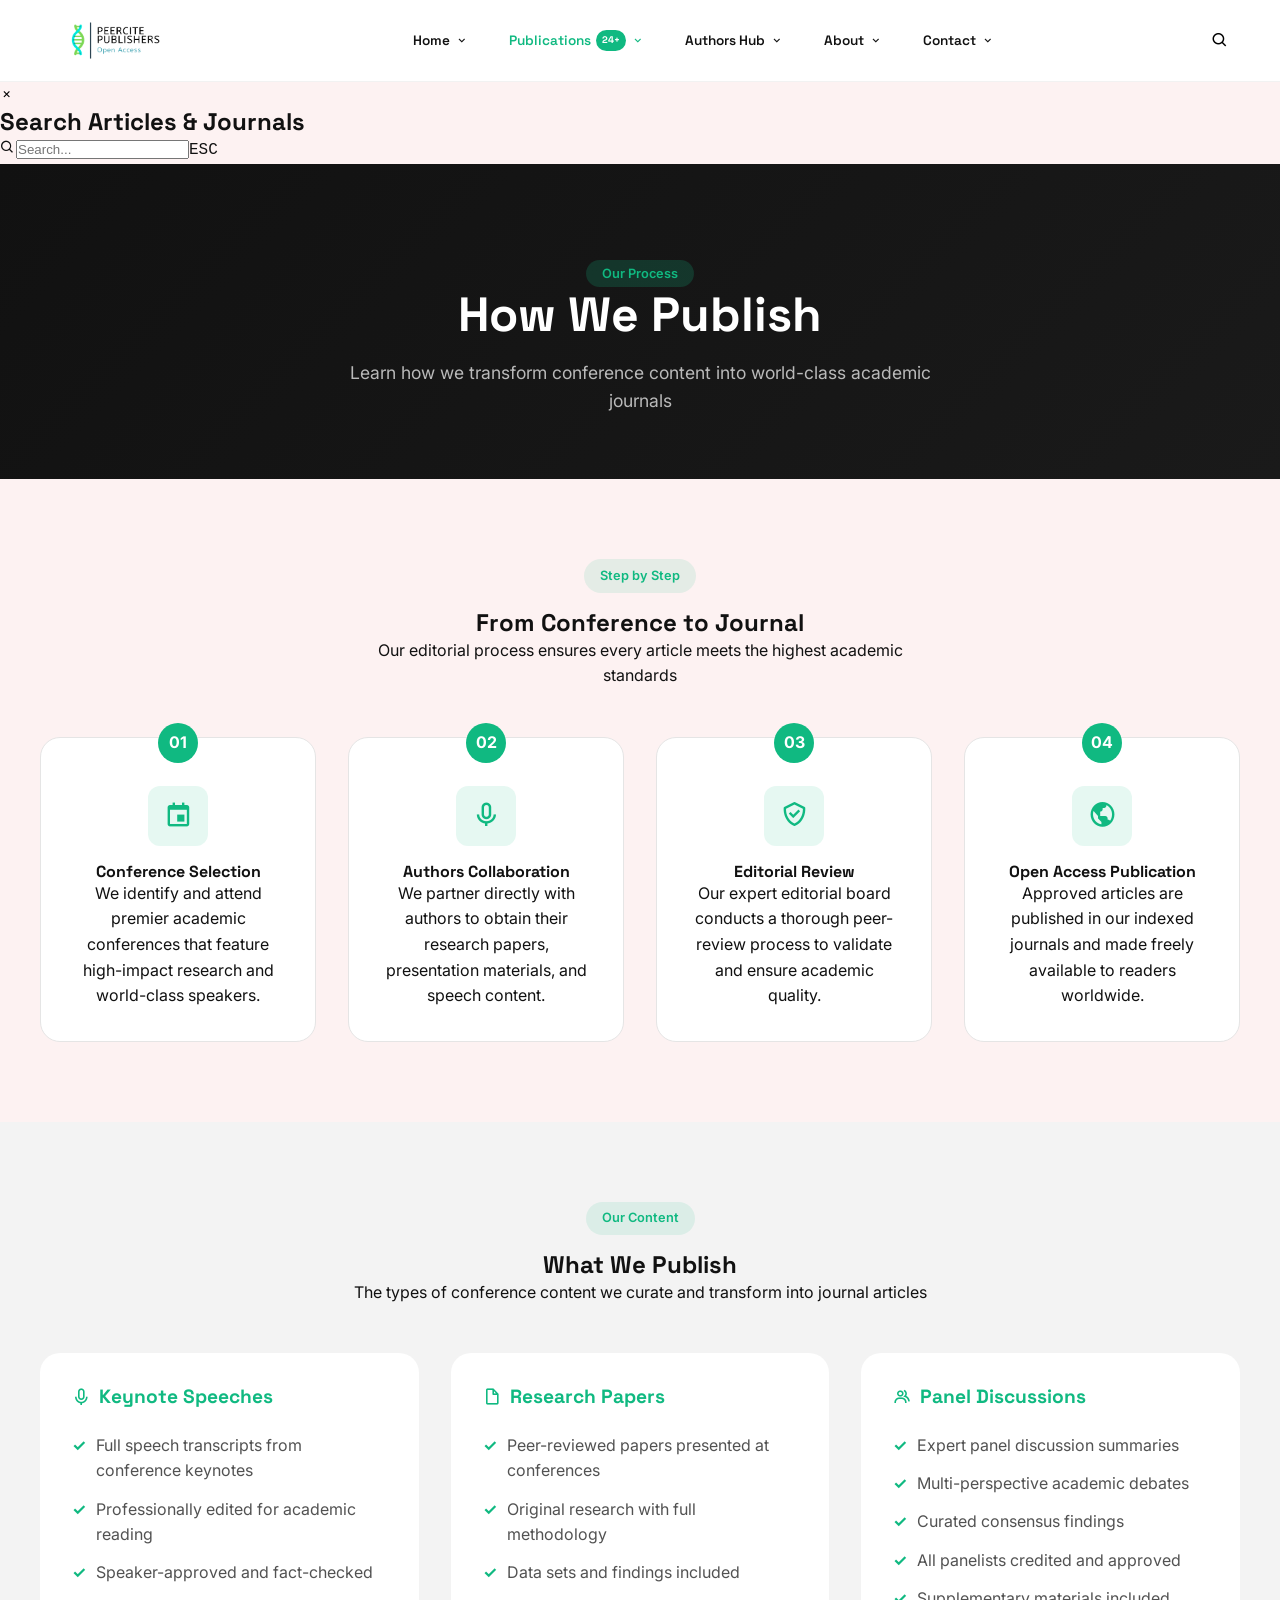
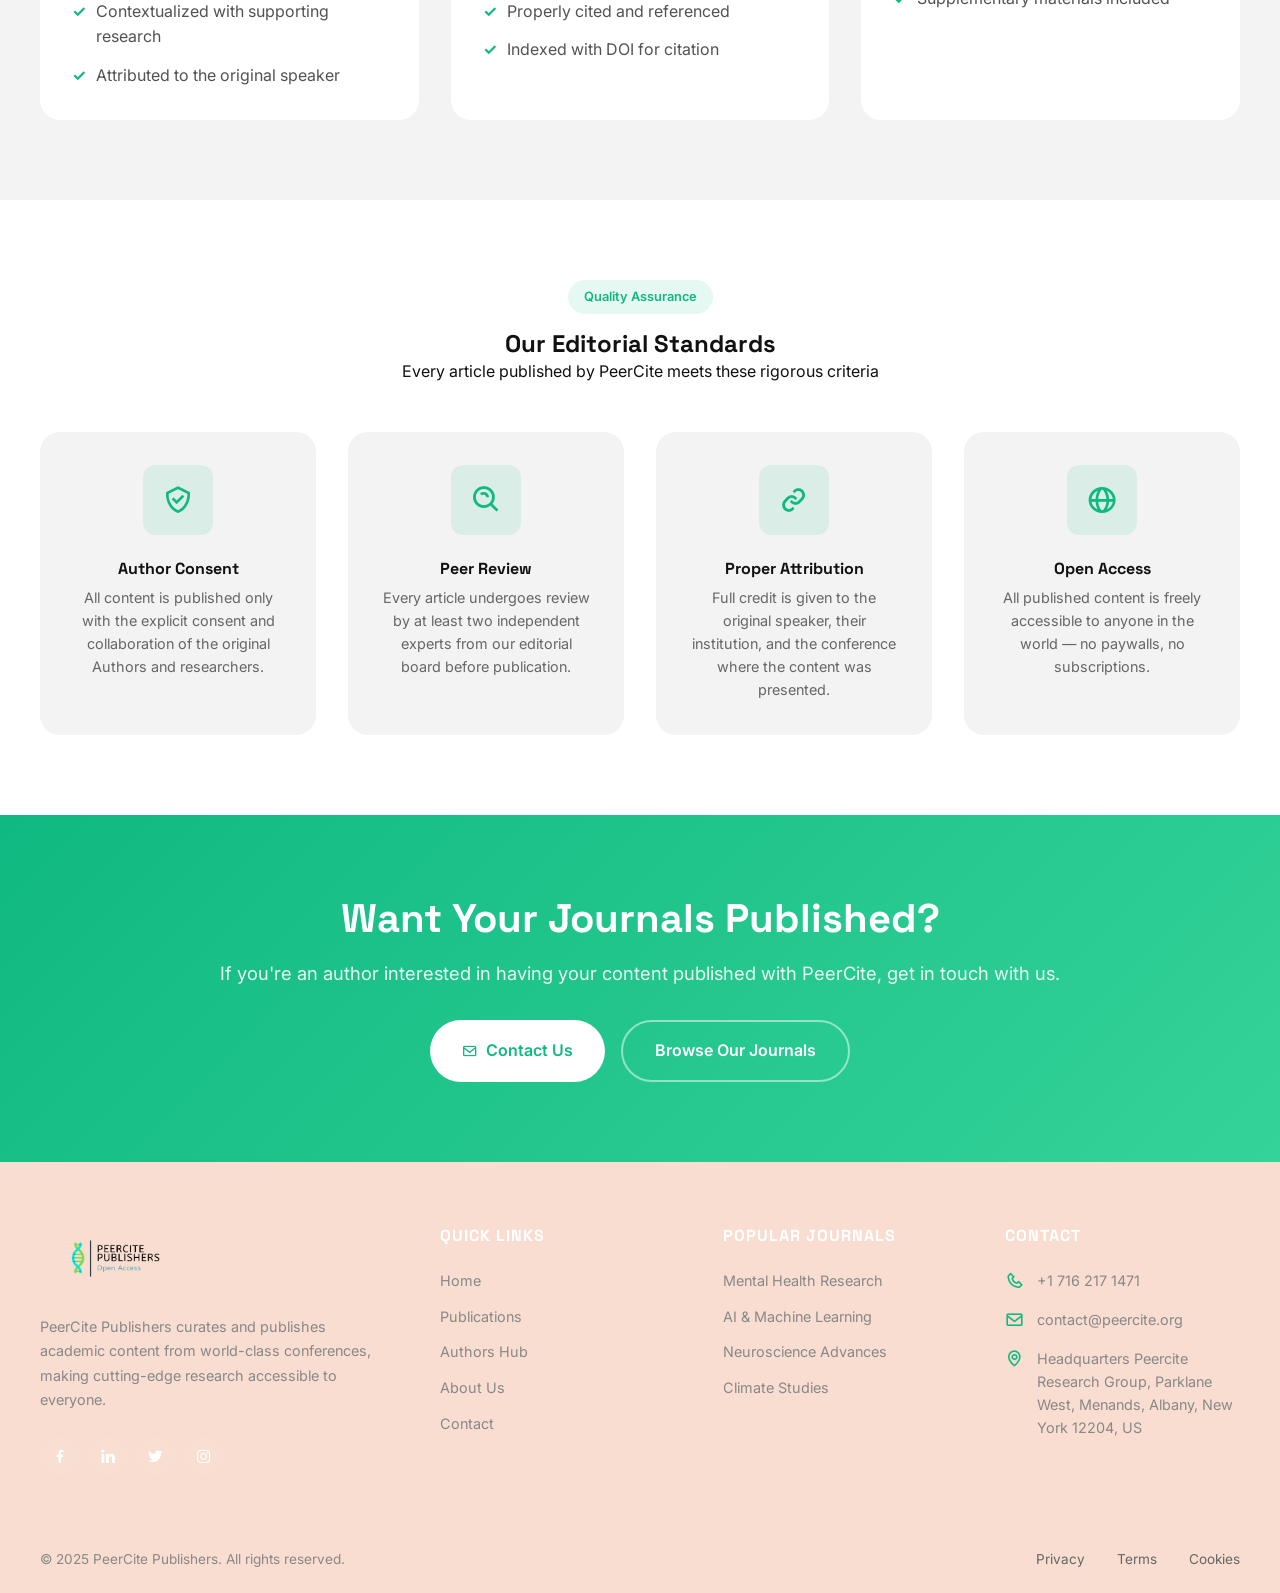
<file: authors.html>
<!DOCTYPE html>
<html lang="en">

<head>
    <meta charset="UTF-8">
    <meta name="viewport" content="width=device-width, initial-scale=1.0">
    <title>How We Publish | PeerCite Publishers</title>
    <link rel="preconnect" href="https://fonts.googleapis.com">
    <link rel="preconnect" href="https://fonts.gstatic.com" crossorigin>
    <link
        href="https://fonts.googleapis.com/css2?family=Space+Grotesk:wght@300;400;500;600;700;800&family=Inter:wght@300;400;500;600;700;800&display=swap"
        rel="stylesheet">
    <link href="https://unpkg.com/boxicons@2.1.4/css/boxicons.min.css" rel="stylesheet">
    <link rel="stylesheet" href="style.css">
</head>

<body>

    <!-- TOP BAR -->
    <!-- <div class="top-bar">
        <div class="container">
            <div class="top-bar-left">
                <a href="tel:+17162171471" class="top-bar-link"><i class='bx bx-phone-call'></i><span>+1 716 217 1471</span></a>
                <div class="top-bar-divider"></div>
                <a href="mailto:contact@peercite.org" class="top-bar-link"><i class='bx bx-envelope'></i><span>contact@peercite.org</span></a>
            </div>
            <div class="top-bar-right">
                <div class="top-bar-socials">
                    <a href="#" class="top-bar-social facebook"><i class='bx bxl-facebook'></i></a>
                    <a href="#" class="top-bar-social linkedin"><i class='bx bxl-linkedin'></i></a>
                    <a href="#" class="top-bar-social twitter"><i class='bx bxl-twitter'></i></a>
                    <a href="#" class="top-bar-social instagram"><i class='bx bxl-instagram'></i></a>
                </div>
            </div>
        </div>
    </div> -->

    <!-- HEADER -->
    <header class="main-header" id="main-header">
        <div class="container">
            <a href="index.html" class="header-logo">
                <img src="assets/images/Peercite Logo..png" alt="PeerCite Logo" class="logo-img">
                <div class="logo-text-wrapper">
                </div>
            </a>
            <nav class="desktop-nav">
                <!-- <div class="nav-dropdown"> -->
                <a href="index.html" class="nav-link"><span>Home</span><i class='bx bx-chevron-down'></i></a>
                <!-- <div class="dropdown-menu">
                        <a href="index.html" class="dropdown-item">
                            <div class="dropdown-icon"><i class='bx bx-home-alt'></i></div>
                            <div class="dropdown-content"><span class="dropdown-title">Homepage</span><span class="dropdown-desc">Back to main page</span></div>
                        </a>
                    </div> -->
                <!-- </div> -->
                <div class="nav-dropdown mega-dropdown">
                    <a href="publications.html" class="nav-link active"><span>Publications</span><span
                            class="nav-badge">24+</span><i class='bx bx-chevron-down'></i></a>
                    <div class="dropdown-menu mega-menu">
                        <div class="mega-menu-inner">
                            <div class="mega-col" data-category="medical">
                                <h5 class="mega-title"><i class='bx bx-heart-circle'></i> Medical Sciences</h5>
                                <ul class="mega-links">
                                    <li><a href="journal.html?id=mental-health">Mental Health</a></li>
                                    <li><a href="journal.html?id=surgery-medicine">Surgery & Medicine</a></li>
                                    <li><a href="journal.html?id=neuroscience">Neuroscience</a></li>
                                    <li><a href="journal.html?id=cardio-biology">Cardio Biology</a></li>
                                </ul>
                            </div>
                            <div class="mega-col" data-category="technology">
                                <h5 class="mega-title"><i class='bx bx-chip'></i> Technology</h5>
                                <ul class="mega-links">
                                    <li><a href="journal.html?id=ai-machine-learning">AI & Machine Learning</a></li>
                                    <li><a href="journal.html?id=quantum-science">Quantum Science</a></li>
                                    <li><a href="journal.html?id=blockchain">Blockchain</a></li>
                                    <li><a href="journal.html?id=applied-chemistry">Applied Chemistry</a></li>
                                </ul>
                            </div>
                            <div class="mega-col" data-category="environmental">
                                <h5 class="mega-title"><i class='bx bx-leaf'></i> Environmental Sciences</h5>
                                <ul class="mega-links">
                                    <li><a href="journal.html?id=environmental-sciences">Climate Studies</a></li>
                                    <li><a href="journal.html?id=nanostructured-materials">Green Materials</a></li>
                                    <li><a href="journal.html?id=agriculture-food">Agriculture & Food</a></li>
                                    <li><a href="publications.html?filter=environmental">View All Research</a></li>
                                </ul>
                            </div>
                            <div class="mega-col mega-featured">
                                <div class="mega-featured-card">
                                    <span class="featured-badge">Featured</span>
                                    <h4>Women's Leadership 2024</h4>
                                    <p>Latest proceedings from the WL Conference.</p>
                                    <div class="featured-stats">
                                        <div class="stat"><strong>4</strong><span>Proceedings</span></div>
                                        <div class="stat"><strong>24</strong><span>Journals</span></div>
                                    </div>
                                    <a href="journal.html?id=womens-leadership" class="mega-featured-btn">Read Now →</a>
                                </div>
                            </div>
                        </div>
                        <div class="mega-footer">
                            <a href="publications.html" class="mega-footer-link">View All Publications <i
                                    class='bx bx-right-arrow-alt'></i></a>
                        </div>
                    </div>
                </div>

                <!-- <div class="nav-dropdown"> -->
                <a href="authors.html" class="nav-link"><span>Authors Hub</span><i class='bx bx-chevron-down'></i></a>
                <!-- <div class="dropdown-menu">
                        <a href="conferences.html" class="dropdown-item">
                            <div class="dropdown-icon"><i class='bx bx-calendar-event'></i></div>
                            <div class="dropdown-content"><span class="dropdown-title">Past Conferences</span><span class="dropdown-desc">Browse archives</span></div>
                        </a>
                    </div>
                </div> -->
                <div class="nav-dropdown">
                    <a href="about.html" class="nav-link"><span>About</span><i class='bx bx-chevron-down'></i></a>
                    <div class="dropdown-menu">
                        <a href="about.html" class="dropdown-item">
                            <div class="dropdown-icon"><i class='bx bx-building-house'></i></div>
                            <div class="dropdown-content"><span class="dropdown-title">Our Story</span><span
                                    class="dropdown-desc">Mission & vision</span></div>
                        </a>
                        <a href="about.html#team" class="dropdown-item">
                            <div class="dropdown-icon"><i class='bx bx-group'></i></div>
                            <div class="dropdown-content"><span class="dropdown-title">Editorial Board</span><span
                                    class="dropdown-desc">Meet our experts</span></div>
                        </a>
                    </div>
                </div>
                <div class="nav-dropdown">
                    <a href="contact.html" class="nav-link"><span>Contact</span><i class='bx bx-chevron-down'></i></a>
                    <div class="dropdown-menu">
                        <a href="contact.html" class="dropdown-item">
                            <div class="dropdown-icon"><i class='bx bx-envelope'></i></div>
                            <div class="dropdown-content"><span class="dropdown-title">Get In Touch</span><span
                                    class="dropdown-desc">Send us a message</span></div>
                        </a>
                        <a href="contact.html#faq" class="dropdown-item">
                            <div class="dropdown-icon"><i class='bx bx-help-circle'></i></div>
                            <div class="dropdown-content"><span class="dropdown-title">FAQs</span><span
                                    class="dropdown-desc">Common questions</span></div>
                        </a>
                    </div>
                </div>
            </nav>
            <div class="header-actions">
                <button class="header-icon-btn search-trigger" id="search-trigger"><i class='bx bx-search'></i></button>
                <a href="publications.html" class="btn-primary-header"><i class='bx bx-book-reader'></i><span>Read
                        Articles</span></a>
            </div>
            <button class="hamburger" id="hamburger">
                <span class="hamburger-line"></span><span class="hamburger-line"></span><span
                    class="hamburger-line"></span>
            </button>
        </div>
    </header>

    <!-- MOBILE MENU -->
    <div class="mobile-overlay" id="mobile-overlay"></div>
    <div class="mobile-menu" id="mobile-menu">
        <div class="mobile-menu-header">
            <div class="mobile-logo"><span class="logo-mark">P</span><span>PeerCite</span></div>
            <button class="mobile-close" id="mobile-close"><i class='bx bx-x'></i></button>
        </div>
        <div class="mobile-search"><i class='bx bx-search'></i><input type="search" placeholder="Search articles...">
        </div>
        <nav class="mobile-nav">
            <div class="mobile-dropdown">
                <button class="mobile-nav-link"><i class='bx bx-home'></i><span>Home</span><i
                        class='bx bx-chevron-down chevron'></i></button>
                <div class="mobile-dropdown-content"><a href="index.html">Homepage</a></div>
            </div>
            <div class="mobile-dropdown">
                <button class="mobile-nav-link"><i class='bx bx-book-open'></i><span>Publications</span><span
                        class="mobile-badge">24+</span><i class='bx bx-chevron-down chevron'></i></button>
                <div class="mobile-dropdown-content">
                    <a href="journal.html">Medical Sciences</a>
                    <a href="journal.html">Technology</a>
                    <a href="publications.html" class="view-all">View All →</a>
                </div>
            </div>
            <div class="mobile-dropdown">
                <button class="mobile-nav-link"><i class='bx bx-calendar-event'></i><span>Conferences</span><i
                        class='bx bx-chevron-down chevron'></i></button>
                <div class="mobile-dropdown-content"><a href="conferences.html">Past Conferences</a></div>
            </div>
            <div class="mobile-dropdown">
                <button class="mobile-nav-link"><i class='bx bx-info-circle'></i><span>About</span><i
                        class='bx bx-chevron-down chevron'></i></button>
                <div class="mobile-dropdown-content"><a href="about.html">Our Story</a></div>
            </div>
            <div class="mobile-dropdown">
                <button class="mobile-nav-link"><i class='bx bx-envelope'></i><span>Contact</span><i
                        class='bx bx-chevron-down chevron'></i></button>
                <div class="mobile-dropdown-content"><a href="contact.html">Get In Touch</a><a
                        href="contact.html#faq">FAQs</a></div>
            </div>
        </nav>
        <div class="mobile-menu-cta">
            <a href="publications.html" class="btn-mobile-cta"><i class='bx bx-book-reader'></i> Read Articles</a>
        </div>
        <div class="mobile-menu-footer">
            <div class="mobile-contact">
                <a href="tel:+17162171471"><i class='bx bx-phone'></i> +1 716 217 1471</a>
                <a href="mailto:contact@peercite.org"><i class='bx bx-envelope'></i> contact@peercite.org</a>
            </div>
            <div class="mobile-socials">
                <a href="#"><i class='bx bxl-facebook'></i></a>
                <a href="#"><i class='bx bxl-linkedin'></i></a>
                <a href="#"><i class='bx bxl-twitter'></i></a>
                <a href="#"><i class='bx bxl-instagram'></i></a>
            </div>
        </div>
    </div>

    <!-- SEARCH OVERLAY -->
    <div class="search-overlay" id="search-overlay">
        <div class="search-overlay-inner">
            <button class="search-close" id="search-close"><i class='bx bx-x'></i></button>
            <h2>Search Articles & Journals</h2>
            <div class="search-form"><i class='bx bx-search'></i><input type="search" id="search-input"
                    placeholder="Search..."><kbd>ESC</kbd></div>
        </div>
    </div>

    <!-- PAGE HERO -->
    <section class="page-hero">
        <div class="container">
            <div class="page-hero-content">
                <span class="page-tag">Our Process</span>
                <h1>How We Publish</h1>
                <p>Learn how we transform conference content into world-class academic journals</p>
            </div>
        </div>
    </section>

    <!-- OUR PROCESS -->
    <section class="steps-section">
        <div class="container">
            <div class="section-header">
                <span class="section-tag">Step by Step</span>
                <h2>From Conference to Journal</h2>
                <p>Our editorial process ensures every article meets the highest academic standards</p>
            </div>
            <div class="steps-grid">
                <div class="step-card">
                    <div class="step-number">01</div>
                    <div class="step-icon"><i class='bx bx-calendar-event'></i></div>
                    <h4>Conference Selection</h4>
                    <p>We identify and attend premier academic conferences that feature high-impact research and
                        world-class speakers.</p>
                </div>
                <div class="step-card">
                    <div class="step-number">02</div>
                    <div class="step-icon"><i class='bx bx-microphone'></i></div>
                    <h4>Authors Collaboration</h4>
                    <p>We partner directly with authors to obtain their research papers, presentation materials, and
                        speech content.</p>
                </div>
                <div class="step-card">
                    <div class="step-number">03</div>
                    <div class="step-icon"><i class='bx bx-check-shield'></i></div>
                    <h4>Editorial Review</h4>
                    <p>Our expert editorial board conducts a thorough peer-review process to validate and ensure
                        academic quality.</p>
                </div>
                <div class="step-card">
                    <div class="step-number">04</div>
                    <div class="step-icon"><i class='bx bx-world'></i></div>
                    <h4>Open Access Publication</h4>
                    <p>Approved articles are published in our indexed journals and made freely available to readers
                        worldwide.</p>
                </div>
            </div>
        </div>
    </section>

    <!-- WHAT WE PUBLISH -->
    <section class="guidelines-section">
        <div class="container">
            <div class="section-header">
                <span class="section-tag">Our Content</span>
                <h2>What We Publish</h2>
                <p>The types of conference content we curate and transform into journal articles</p>
            </div>
            <div class="guidelines-grid">
                <div class="guideline-card">
                    <h3><i class='bx bx-microphone'></i> Keynote Speeches</h3>
                    <ul>
                        <li>Full speech transcripts from conference keynotes</li>
                        <li>Professionally edited for academic reading</li>
                        <li>Speaker-approved and fact-checked</li>
                        <li>Contextualized with supporting research</li>
                        <li>Attributed to the original speaker</li>
                    </ul>
                </div>
                <div class="guideline-card">
                    <h3><i class='bx bx-file-blank'></i> Research Papers</h3>
                    <ul>
                        <li>Peer-reviewed papers presented at conferences</li>
                        <li>Original research with full methodology</li>
                        <li>Data sets and findings included</li>
                        <li>Properly cited and referenced</li>
                        <li>Indexed with DOI for citation</li>
                    </ul>
                </div>
                <div class="guideline-card">
                    <h3><i class='bx bx-group'></i> Panel Discussions</h3>
                    <ul>
                        <li>Expert panel discussion summaries</li>
                        <li>Multi-perspective academic debates</li>
                        <li>Curated consensus findings</li>
                        <li>All panelists credited and approved</li>
                        <li>Supplementary materials included</li>
                    </ul>
                </div>
            </div>
        </div>
    </section>

    <!-- EDITORIAL STANDARDS -->
    <section class="standards-section" style="padding: 5rem 0; background: var(--white);">
        <div class="container">
            <div class="section-header">
                <span class="section-tag">Quality Assurance</span>
                <h2>Our Editorial Standards</h2>
                <p>Every article published by PeerCite meets these rigorous criteria</p>
            </div>
            <div class="standards-grid">
                <div class="standard-card">
                    <div class="standard-icon"><i class='bx bx-check-shield'></i></div>
                    <h4>Author Consent</h4>
                    <p>All content is published only with the explicit consent and collaboration of the original
                        Authors and researchers.</p>
                </div>
                <div class="standard-card">
                    <div class="standard-icon"><i class='bx bx-search-alt'></i></div>
                    <h4>Peer Review</h4>
                    <p>Every article undergoes review by at least two independent experts from our editorial board
                        before publication.</p>
                </div>
                <div class="standard-card">
                    <div class="standard-icon"><i class='bx bx-link'></i></div>
                    <h4>Proper Attribution</h4>
                    <p>Full credit is given to the original speaker, their institution, and the conference where the
                        content was presented.</p>
                </div>
                <div class="standard-card">
                    <div class="standard-icon"><i class='bx bx-globe'></i></div>
                    <h4>Open Access</h4>
                    <p>All published content is freely accessible to anyone in the world — no paywalls, no
                        subscriptions.</p>
                </div>
            </div>
        </div>
    </section>

    <!-- CTA -->
    <section class="cta-section">
        <div class="container">
            <div class="cta-content">
                <h2>Want Your Journals Published?</h2>
                <p>If you're an author interested in having your content published with
                    PeerCite, get in touch with us.</p>
                <div class="cta-buttons">
                    <a href="contact.html#partner" class="btn-cta-primary">
                        <i class='bx bx-envelope'></i> Contact Us
                    </a>
                    <a href="publications.html" class="btn-cta-secondary">
                        Browse Our Journals
                    </a>
                </div>
            </div>
        </div>
    </section>

    <!-- FOOTER -->
    <footer class="site-footer">
        <div class="container">
            <div class="footer-main">
                <div class="footer-brand">
                    <div class="footer-logo">
                        <img src="assets/images/Peercite Logo..png" alt="PeerCite Logo" class="logo-img">
                    </div>
                    <p class="footer-description">PeerCite Publishers curates and publishes academic content from
                        world-class conferences, making cutting-edge research accessible to everyone.</p>
                    <div class="footer-socials">
                        <a href="#" class="footer-social"><i class='bx bxl-facebook'></i></a>
                        <a href="#" class="footer-social"><i class='bx bxl-linkedin'></i></a>
                        <a href="#" class="footer-social"><i class='bx bxl-twitter'></i></a>
                        <a href="#" class="footer-social"><i class='bx bxl-instagram'></i></a>
                    </div>
                </div>
                <div class="footer-column">
                    <h4>Quick Links</h4>
                    <div class="footer-links">
                        <a href="index.html">Home</a>
                        <a href="publications.html">Publications</a>
                        <a href="authors.html">Authors Hub</a>
                        <a href="about.html">About Us</a>
                        <a href="contact.html">Contact</a>
                    </div>
                </div>
                <div class="footer-column">
                    <h4>Popular Journals</h4>
                    <div class="footer-links">
                        <a href="journal.html">Mental Health Research</a>
                        <a href="journal.html">AI & Machine Learning</a>
                        <a href="journal.html">Neuroscience Advances</a>
                        <a href="journal.html">Climate Studies</a>
                    </div>
                </div>
                <div class="footer-column">
                    <h4>Contact</h4>
                    <div class="footer-contact-item"><i class='bx bx-phone'></i><a href="tel:+17162171471">+1 716 217
                            1471</a></div>
                    <div class="footer-contact-item"><i class='bx bx-envelope'></i><a
                            href="mailto:contact@peercite.org">contact@peercite.org</a></div>
                    <div class="footer-contact-item"><i class='bx bx-map'></i><span>Headquarters
                            Peercite Research Group, Parklane West, Menands, Albany, New York 12204, US</span></div>
                </div>
            </div>
        </div>
        <div class="footer-bottom">
            <div class="container">
                <p class="footer-copyright">© 2025 PeerCite Publishers. All rights reserved.</p>
                <div class="footer-bottom-links"><a href="#">Privacy</a><a href="#">Terms</a><a href="#">Cookies</a>
                </div>
            </div>
        </div>
    </footer>

    <button class="back-to-top" id="back-to-top"><i class='bx bx-up-arrow-alt'></i></button>
    <script src="script.js"></script>
</body>

</html>
</file>
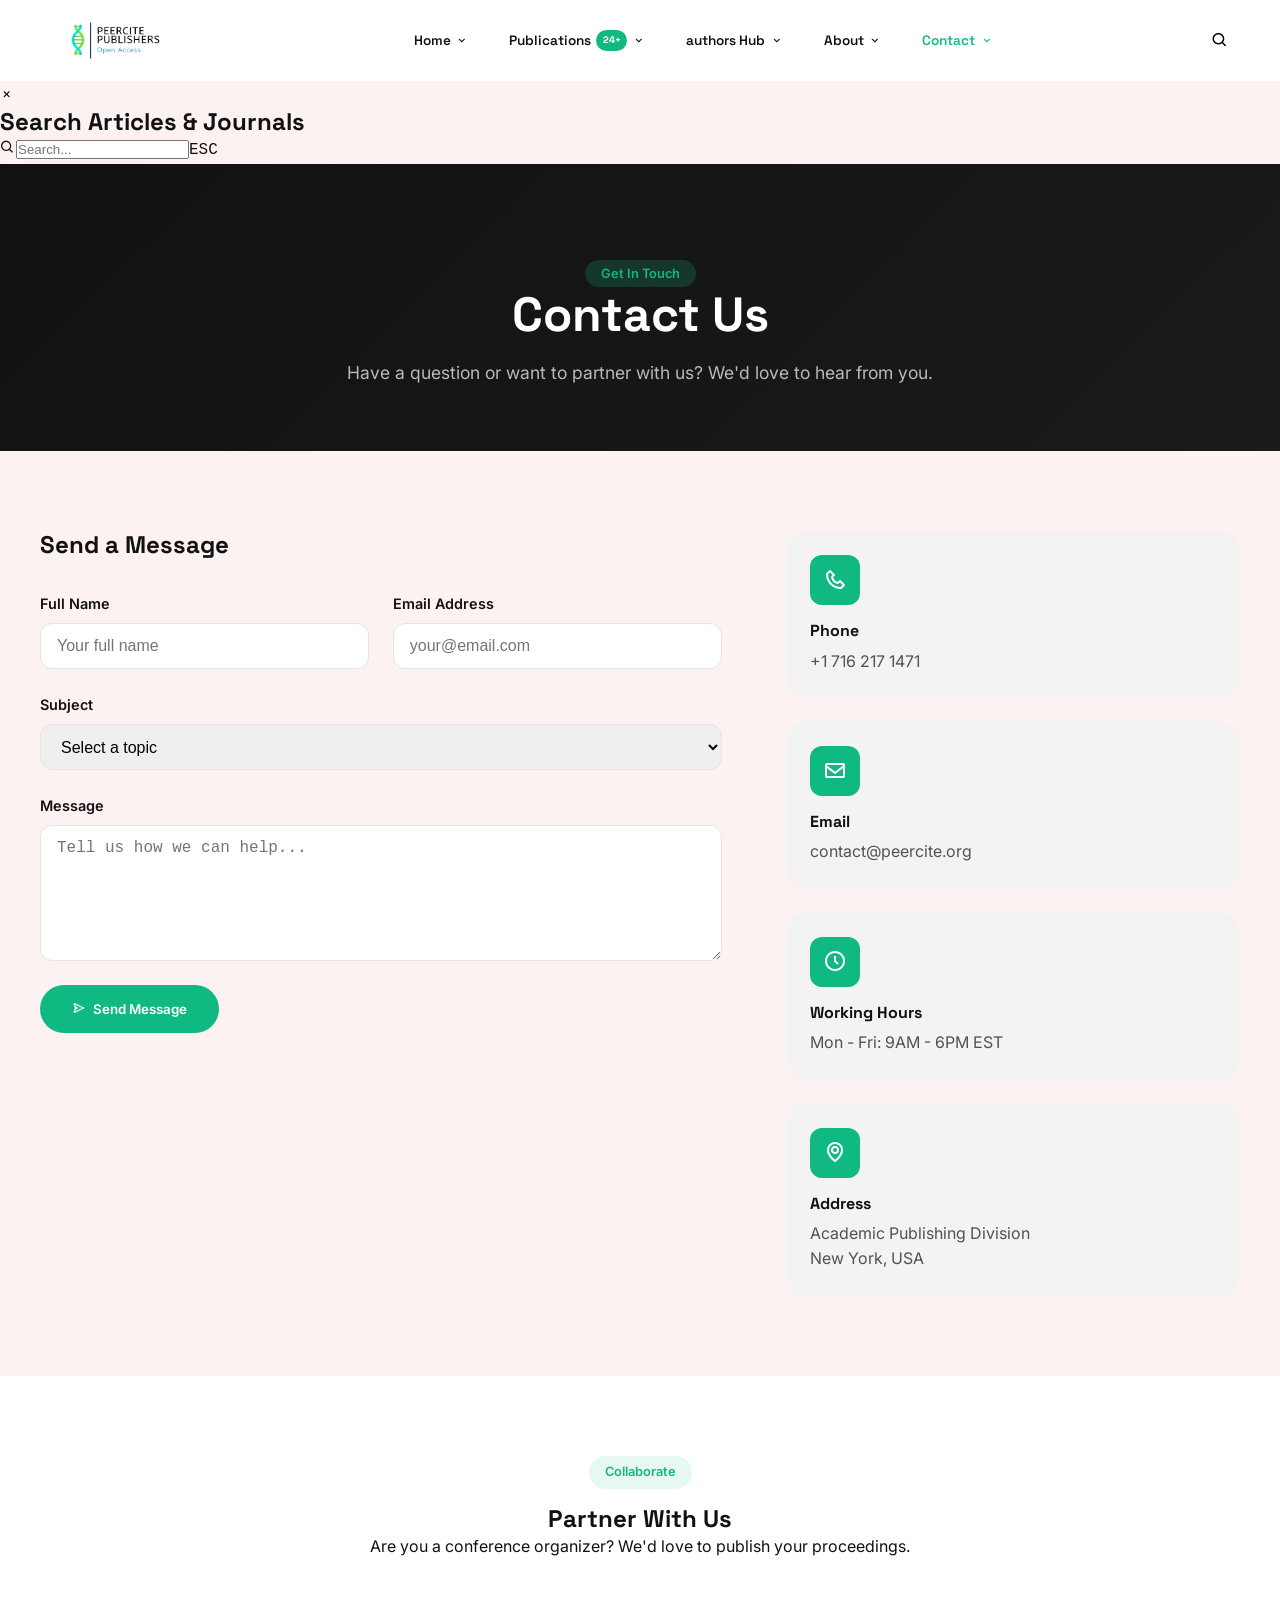
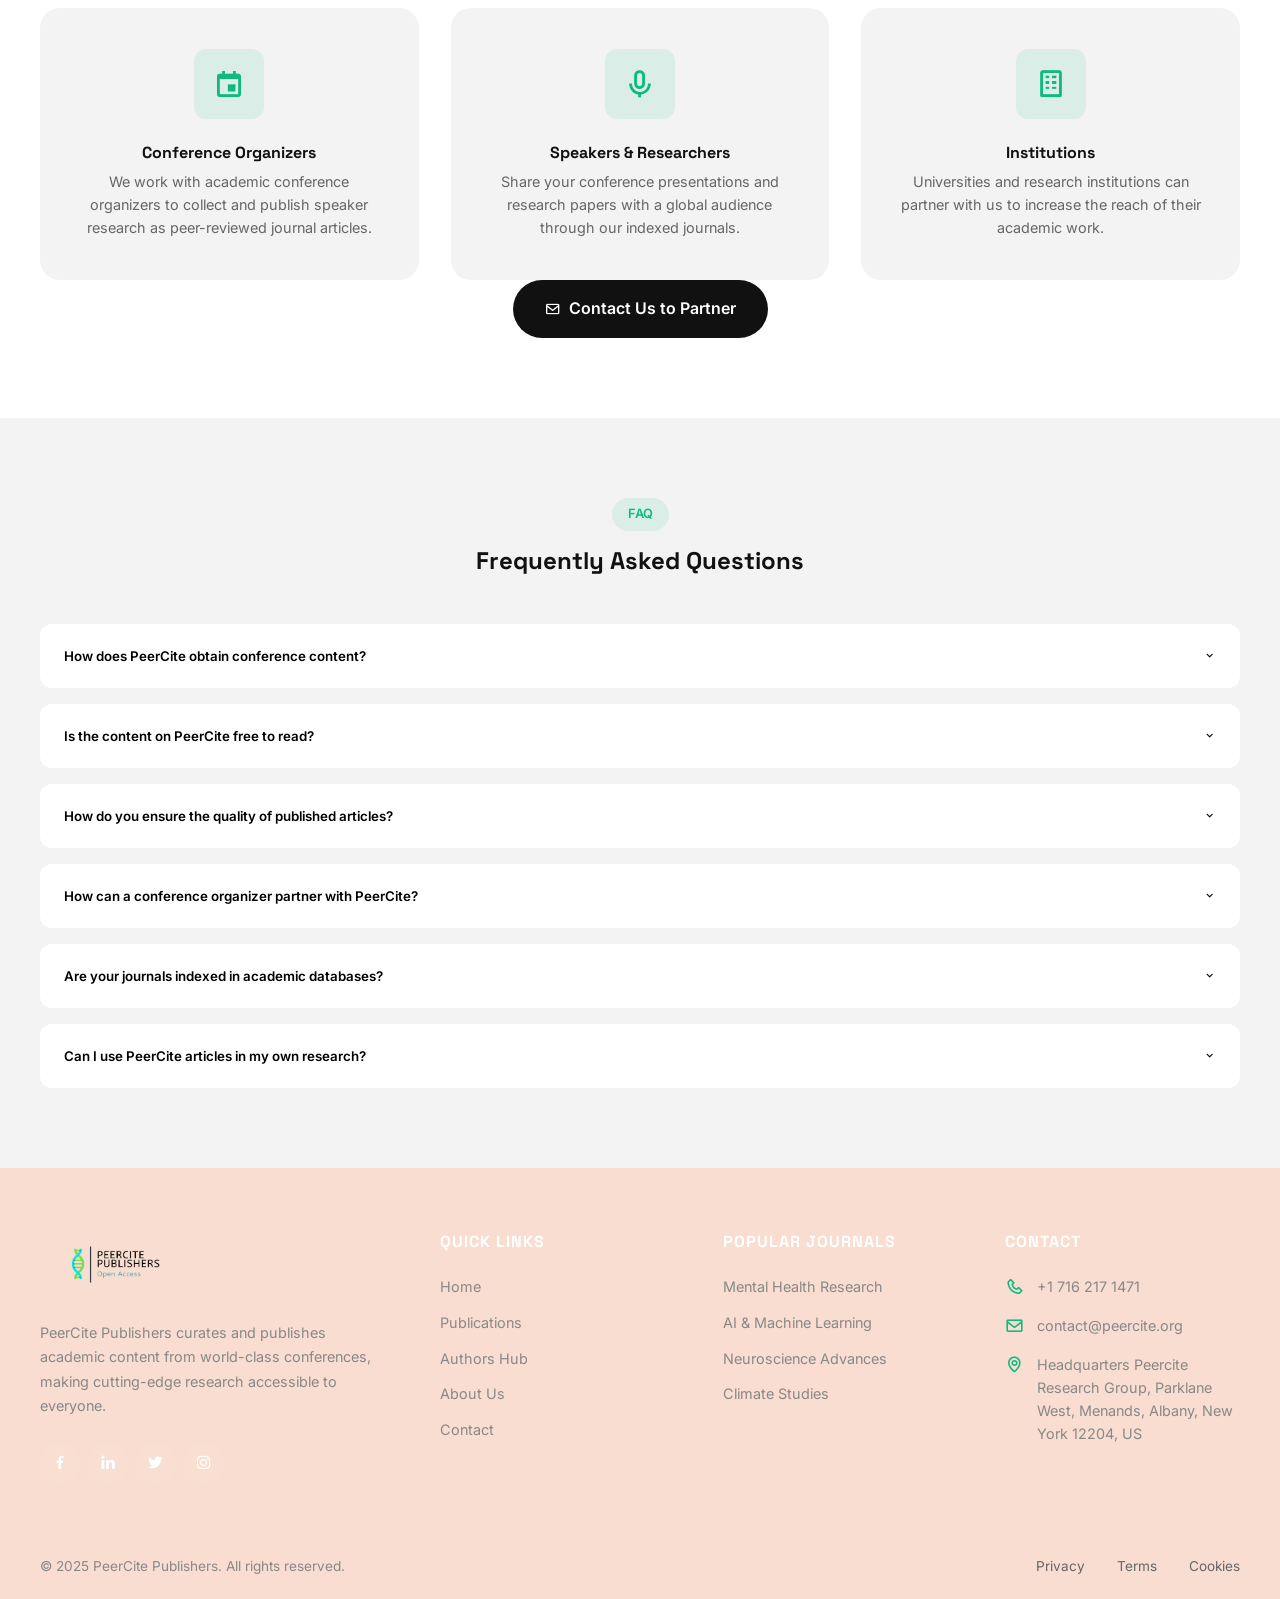
<file: contact.html>
<!DOCTYPE html>
<html lang="en">

<head>
    <meta charset="UTF-8">
    <meta name="viewport" content="width=device-width, initial-scale=1.0">
    <title>Contact | PeerCite Publishers</title>
    <link rel="preconnect" href="https://fonts.googleapis.com">
    <link rel="preconnect" href="https://fonts.gstatic.com" crossorigin>
    <link
        href="https://fonts.googleapis.com/css2?family=Space+Grotesk:wght@300;400;500;600;700;800&family=Inter:wght@300;400;500;600;700;800&display=swap"
        rel="stylesheet">
    <link href="https://unpkg.com/boxicons@2.1.4/css/boxicons.min.css" rel="stylesheet">
    <link rel="stylesheet" href="style.css">
</head>

<body>

    <!-- TOP BAR -->
    <!-- <div class="top-bar">
        <div class="container">
            <div class="top-bar-left">
                <a href="tel:+17162171471" class="top-bar-link"><i class='bx bx-phone-call'></i><span>+1 716 217 1471</span></a>
                <div class="top-bar-divider"></div>
                <a href="mailto:contact@peercite.org" class="top-bar-link"><i class='bx bx-envelope'></i><span>contact@peercite.org</span></a>
            </div>
            <div class="top-bar-right">
                <div class="top-bar-socials">
                    <a href="#" class="top-bar-social facebook"><i class='bx bxl-facebook'></i></a>
                    <a href="#" class="top-bar-social linkedin"><i class='bx bxl-linkedin'></i></a>
                    <a href="#" class="top-bar-social twitter"><i class='bx bxl-twitter'></i></a>
                    <a href="#" class="top-bar-social instagram"><i class='bx bxl-instagram'></i></a>
                </div>
            </div>
        </div>
    </div> -->

    <!-- HEADER -->
    <header class="main-header" id="main-header">
        <div class="container">
            <a href="index.html" class="header-logo">
                <img src="assets/images/Peercite Logo..png" alt="PeerCite Logo" class="logo-img">
                <div class="logo-text-wrapper">
                </div>
            </a>
            <nav class="desktop-nav">
                <div class="nav-dropdown">
                    <a href="index.html" class="nav-link"><span>Home</span><i class='bx bx-chevron-down'></i></a>
                    <!-- <div class="dropdown-menu">
                        <a href="index.html" class="dropdown-item">
                            <div class="dropdown-icon"><i class='bx bx-home-alt'></i></div>
                            <div class="dropdown-content"><span class="dropdown-title">Homepage</span><span class="dropdown-desc">Back to main page</span></div>
                        </a>
                    </div> -->
                </div>
                <div class="nav-dropdown mega-dropdown">
                    <a href="publications.html" class="nav-link"><span>Publications</span><span
                            class="nav-badge">24+</span><i class='bx bx-chevron-down'></i></a>
                    <div class="dropdown-menu mega-menu">
                        <div class="mega-menu-inner">
                            <div class="mega-col" data-category="medical">
                                <h5 class="mega-title"><i class='bx bx-heart-circle'></i> Medical Sciences</h5>
                                <ul class="mega-links">
                                    <li><a href="journal.html?id=mental-health">Mental Health</a></li>
                                    <li><a href="journal.html?id=surgery-medicine">Surgery & Medicine</a></li>
                                    <li><a href="journal.html?id=neuroscience">Neuroscience</a></li>
                                    <li><a href="journal.html?id=cardio-biology">Cardio Biology</a></li>
                                </ul>
                            </div>
                            <div class="mega-col" data-category="technology">
                                <h5 class="mega-title"><i class='bx bx-chip'></i> Technology</h5>
                                <ul class="mega-links">
                                    <li><a href="journal.html?id=ai-machine-learning">AI & Machine Learning</a></li>
                                    <li><a href="journal.html?id=quantum-science">Quantum Science</a></li>
                                    <li><a href="journal.html?id=blockchain">Blockchain</a></li>
                                    <li><a href="journal.html?id=applied-chemistry">Applied Chemistry</a></li>
                                </ul>
                            </div>
                            <div class="mega-col" data-category="environmental">
                                <h5 class="mega-title"><i class='bx bx-leaf'></i> Environmental Sciences</h5>
                                <ul class="mega-links">
                                    <li><a href="journal.html?id=environmental-sciences">Climate Studies</a></li>
                                    <li><a href="journal.html?id=nanostructured-materials">Green Materials</a></li>
                                    <li><a href="journal.html?id=agriculture-food">Agriculture & Food</a></li>
                                    <li><a href="publications.html?filter=environmental">View All Research</a></li>
                                </ul>
                            </div>
                            <div class="mega-col mega-featured">
                                <div class="mega-featured-card">
                                    <span class="featured-badge">Latest Issue</span>
                                    <h4>AI in Healthcare 2024</h4>
                                    <p>Proceedings from the Global Health Tech Summit.</p>
                                    <div class="featured-stats">
                                        <div class="stat"><strong>45</strong><span>Articles</span></div>
                                        <div class="stat"><strong>12K</strong><span>Reads</span></div>
                                    </div>
                                    <a href="journal.html" class="mega-featured-btn">Read Now →</a>
                                </div>
                            </div>
                        </div>
                        <div class="mega-footer">
                            <a href="publications.html" class="mega-footer-link">View All Publications <i
                                    class='bx bx-right-arrow-alt'></i></a>
                        </div>
                    </div>
                </div>
                <!-- <div class="nav-dropdown"> -->
                <a href="authors.html" class="nav-link"><span>authors Hub</span><i class='bx bx-chevron-down'></i></a>
                <!-- <div class="dropdown-menu">
                        <a href="conferences.html" class="dropdown-item">
                            <div class="dropdown-icon"><i class='bx bx-calendar-event'></i></div>
                            <div class="dropdown-content"><span class="dropdown-title">Past Conferences</span><span class="dropdown-desc">Browse archives</span></div>
                        </a>
                    </div> -->
                <!-- </div> -->
                <div class="nav-dropdown">
                    <a href="about.html" class="nav-link"><span>About</span><i class='bx bx-chevron-down'></i></a>
                    <div class="dropdown-menu">
                        <a href="about.html" class="dropdown-item">
                            <div class="dropdown-icon"><i class='bx bx-building-house'></i></div>
                            <div class="dropdown-content"><span class="dropdown-title">Our Story</span><span
                                    class="dropdown-desc">Mission & vision</span></div>
                        </a>
                        <a href="about.html#team" class="dropdown-item">
                            <div class="dropdown-icon"><i class='bx bx-group'></i></div>
                            <div class="dropdown-content"><span class="dropdown-title">Editorial Board</span><span
                                    class="dropdown-desc">Meet our experts</span></div>
                        </a>
                    </div>
                </div>
                <div class="nav-dropdown">
                    <a href="contact.html" class="nav-link active"><span>Contact</span><i
                            class='bx bx-chevron-down'></i></a>
                    <div class="dropdown-menu">
                        <a href="contact.html" class="dropdown-item">
                            <div class="dropdown-icon"><i class='bx bx-envelope'></i></div>
                            <div class="dropdown-content"><span class="dropdown-title">Get In Touch</span><span
                                    class="dropdown-desc">Send us a message</span></div>
                        </a>
                        <a href="contact.html#faq" class="dropdown-item">
                            <div class="dropdown-icon"><i class='bx bx-help-circle'></i></div>
                            <div class="dropdown-content"><span class="dropdown-title">FAQs</span><span
                                    class="dropdown-desc">Common questions</span></div>
                        </a>
                        <a href="contact.html#partner" class="dropdown-item">
                            <div class="dropdown-icon"><i class='bx bx-link'></i></div>
                            <div class="dropdown-content"><span class="dropdown-title">Partner With Us</span><span
                                    class="dropdown-desc">For conference organizers</span></div>
                        </a>
                    </div>
                </div>
            </nav>
            <div class="header-actions">
                <button class="header-icon-btn search-trigger" id="search-trigger"><i class='bx bx-search'></i></button>
                <a href="publications.html" class="btn-primary-header"><i class='bx bx-book-reader'></i><span>Read
                        Articles</span></a>
            </div>
            <button class="hamburger" id="hamburger">
                <span class="hamburger-line"></span><span class="hamburger-line"></span><span
                    class="hamburger-line"></span>
            </button>
        </div>
    </header>

    <!-- MOBILE MENU -->
    <div class="mobile-overlay" id="mobile-overlay"></div>
    <div class="mobile-menu" id="mobile-menu">
        <div class="mobile-menu-header">
            <div class="mobile-logo"><span class="logo-mark">P</span><span>PeerCite</span></div>
            <button class="mobile-close" id="mobile-close"><i class='bx bx-x'></i></button>
        </div>
        <div class="mobile-search"><i class='bx bx-search'></i><input type="search" placeholder="Search articles...">
        </div>
        <nav class="mobile-nav">
            <div class="mobile-dropdown">
                <button class="mobile-nav-link"><i class='bx bx-home'></i><span>Home</span><i
                        class='bx bx-chevron-down chevron'></i></button>
                <div class="mobile-dropdown-content"><a href="index.html">Homepage</a></div>
            </div>
            <div class="mobile-dropdown">
                <button class="mobile-nav-link"><i class='bx bx-book-open'></i><span>Publications</span><span
                        class="mobile-badge">24+</span><i class='bx bx-chevron-down chevron'></i></button>
                <div class="mobile-dropdown-content">
                    <a href="journal.html">Medical Sciences</a>
                    <a href="journal.html">Technology</a>
                    <a href="publications.html" class="view-all">View All →</a>
                </div>
            </div>
            <div class="mobile-dropdown">
                <button class="mobile-nav-link"><i class='bx bx-calendar-event'></i><span>Conferences</span><i
                        class='bx bx-chevron-down chevron'></i></button>
                <div class="mobile-dropdown-content"><a href="conferences.html">Past Conferences</a></div>
            </div>
            <div class="mobile-dropdown">
                <button class="mobile-nav-link"><i class='bx bx-info-circle'></i><span>About</span><i
                        class='bx bx-chevron-down chevron'></i></button>
                <div class="mobile-dropdown-content"><a href="about.html">Our Story</a><a
                        href="about.html#team">Editorial Board</a></div>
            </div>
            <div class="mobile-dropdown">
                <button class="mobile-nav-link"><i class='bx bx-envelope'></i><span>Contact</span><i
                        class='bx bx-chevron-down chevron'></i></button>
                <div class="mobile-dropdown-content">
                    <a href="contact.html">Get In Touch</a>
                    <a href="contact.html#faq">FAQs</a>
                    <a href="contact.html#partner">Partner With Us</a>
                </div>
            </div>
        </nav>
        <div class="mobile-menu-cta">
            <a href="publications.html" class="btn-mobile-cta"><i class='bx bx-book-reader'></i> Read Articles</a>
        </div>
        <div class="mobile-menu-footer">
            <div class="mobile-contact">
                <a href="tel:+17162171471"><i class='bx bx-phone'></i> +1 716 217 1471</a>
                <a href="mailto:contact@peercite.org"><i class='bx bx-envelope'></i> contact@peercite.org</a>
            </div>
            <div class="mobile-socials">
                <a href="#"><i class='bx bxl-facebook'></i></a>
                <a href="#"><i class='bx bxl-linkedin'></i></a>
                <a href="#"><i class='bx bxl-twitter'></i></a>
                <a href="#"><i class='bx bxl-instagram'></i></a>
            </div>
        </div>
    </div>

    <!-- SEARCH OVERLAY -->
    <div class="search-overlay" id="search-overlay">
        <div class="search-overlay-inner">
            <button class="search-close" id="search-close"><i class='bx bx-x'></i></button>
            <h2>Search Articles & Journals</h2>
            <div class="search-form"><i class='bx bx-search'></i><input type="search" id="search-input"
                    placeholder="Search..."><kbd>ESC</kbd></div>
        </div>
    </div>

    <!-- PAGE HERO -->
    <section class="page-hero">
        <div class="container">
            <div class="page-hero-content">
                <span class="page-tag">Get In Touch</span>
                <h1>Contact Us</h1>
                <p>Have a question or want to partner with us? We'd love to hear from you.</p>
            </div>
        </div>
    </section>

    <!-- CONTACT SECTION -->
    <section class="contact-section">
        <div class="container">
            <div class="contact-grid">
                <div class="contact-form-wrapper">
                    <h2>Send a Message</h2>
                    <form class="contact-form" id="contact-form">
                        <div class="form-row">
                            <div class="form-group">
                                <label for="name">Full Name</label>
                                <input type="text" id="name" name="name" placeholder="Your full name" required>
                            </div>
                            <div class="form-group">
                                <label for="email">Email Address</label>
                                <input type="email" id="email" name="email" placeholder="your@email.com" required>
                            </div>
                        </div>
                        <div class="form-group">
                            <label for="subject">Subject</label>
                            <select id="subject" name="subject" required>
                                <option value="">Select a topic</option>
                                <option value="general">General Inquiry</option>
                                <option value="partnership">Conference Partnership</option>
                                <option value="publication">Publication Inquiry</option>
                                <option value="editorial">Editorial Board</option>
                                <option value="other">Other</option>
                            </select>
                        </div>
                        <div class="form-group">
                            <label for="message">Message</label>
                            <textarea id="message" name="message" rows="6" placeholder="Tell us how we can help..."
                                required></textarea>
                        </div>
                        <button type="submit" class="btn-submit-form">
                            <i class='bx bx-send'></i> Send Message
                        </button>
                    </form>
                </div>

                <div class="contact-info-wrapper">
                    <div class="contact-info-card">
                        <div class="contact-info-icon"><i class='bx bx-phone'></i></div>
                        <h4>Phone</h4>
                        <a href="tel:+17162171471">+1 716 217 1471</a>
                    </div>
                    <div class="contact-info-card">
                        <div class="contact-info-icon"><i class='bx bx-envelope'></i></div>
                        <h4>Email</h4>
                        <a href="mailto:contact@peercite.org">contact@peercite.org</a>
                    </div>
                    <div class="contact-info-card">
                        <div class="contact-info-icon"><i class='bx bx-time-five'></i></div>
                        <h4>Working Hours</h4>
                        <span>Mon - Fri: 9AM - 6PM EST</span>
                    </div>
                    <div class="contact-info-card">
                        <div class="contact-info-icon"><i class='bx bx-map'></i></div>
                        <h4>Address</h4>
                        <span>Academic Publishing Division<br>New York, USA</span>
                    </div>
                </div>
            </div>
        </div>
    </section>

    <!-- PARTNER SECTION -->
    <section class="partner-section" id="partner">
        <div class="container">
            <div class="section-header">
                <span class="section-tag">Collaborate</span>
                <h2>Partner With Us</h2>
                <p>Are you a conference organizer? We'd love to publish your proceedings.</p>
            </div>
            <div class="partner-grid">
                <div class="partner-info-card">
                    <div class="partner-info-icon"><i class='bx bx-calendar-event'></i></div>
                    <h4>Conference Organizers</h4>
                    <p>We work with academic conference organizers to collect and publish speaker research as
                        peer-reviewed journal articles.</p>
                </div>
                <div class="partner-info-card">
                    <div class="partner-info-icon"><i class='bx bx-microphone'></i></div>
                    <h4>Speakers & Researchers</h4>
                    <p>Share your conference presentations and research papers with a global audience through our
                        indexed journals.</p>
                </div>
                <div class="partner-info-card">
                    <div class="partner-info-icon"><i class='bx bx-building'></i></div>
                    <h4>Institutions</h4>
                    <p>Universities and research institutions can partner with us to increase the reach of their
                        academic work.</p>
                </div>
            </div>
            <div class="section-cta">
                <a href="mailto:contact@peercite.org" class="btn-view-all">
                    <i class='bx bx-envelope'></i> Contact Us to Partner
                </a>
            </div>
        </div>
    </section>

    <!-- FAQ -->
    <section class="faq-section" id="faq">
        <div class="container">
            <div class="section-header">
                <span class="section-tag">FAQ</span>
                <h2>Frequently Asked Questions</h2>
            </div>
            <div class="faq-grid">
                <div class="faq-item">
                    <button class="faq-question">How does PeerCite obtain conference content? <i
                            class='bx bx-chevron-down'></i></button>
                    <div class="faq-answer">
                        <p>We attend conferences and work directly with speakers to obtain their research documents,
                            presentations, and speech transcripts, with their full permission and collaboration.</p>
                    </div>
                </div>
                <div class="faq-item">
                    <button class="faq-question">Is the content on PeerCite free to read? <i
                            class='bx bx-chevron-down'></i></button>
                    <div class="faq-answer">
                        <p>Yes. All articles published on PeerCite are open access and completely free to read for
                            anyone in the world.</p>
                    </div>
                </div>
                <div class="faq-item">
                    <button class="faq-question">How do you ensure the quality of published articles? <i
                            class='bx bx-chevron-down'></i></button>
                    <div class="faq-answer">
                        <p>All content goes through our rigorous editorial review process conducted by our expert
                            editorial board before publication.</p>
                    </div>
                </div>
                <div class="faq-item">
                    <button class="faq-question">How can a conference organizer partner with PeerCite? <i
                            class='bx bx-chevron-down'></i></button>
                    <div class="faq-answer">
                        <p>Conference organizers can reach out via our contact form or email us at contact@peercite.org
                            to discuss a publishing partnership.</p>
                    </div>
                </div>
                <div class="faq-item">
                    <button class="faq-question">Are your journals indexed in academic databases? <i
                            class='bx bx-chevron-down'></i></button>
                    <div class="faq-answer">
                        <p>Yes. Our journals are indexed in Google Scholar, CrossRef, and DOAJ, ensuring maximum
                            discoverability and academic credibility.</p>
                    </div>
                </div>
                <div class="faq-item">
                    <button class="faq-question">Can I use PeerCite articles in my own research? <i
                            class='bx bx-chevron-down'></i></button>
                    <div class="faq-answer">
                        <p>Yes, all articles are open access and can be cited in your research. Please follow standard
                            academic citation practices and credit the original speaker/author.</p>
                    </div>
                </div>
            </div>
        </div>
    </section>

    <!-- FOOTER -->
    <footer class="site-footer">
        <div class="container">
            <div class="footer-main">
                <div class="footer-brand">
                    <div class="footer-logo">
                        <img src="assets/images/Peercite Logo..png" alt="PeerCite Logo" class="logo-img">
                    </div>
                    <p class="footer-description">PeerCite Publishers curates and publishes academic content from
                        world-class conferences, making cutting-edge research accessible to everyone.</p>
                    <div class="footer-socials">
                        <a href="#" class="footer-social"><i class='bx bxl-facebook'></i></a>
                        <a href="#" class="footer-social"><i class='bx bxl-linkedin'></i></a>
                        <a href="#" class="footer-social"><i class='bx bxl-twitter'></i></a>
                        <a href="#" class="footer-social"><i class='bx bxl-instagram'></i></a>
                    </div>
                </div>
                <div class="footer-column">
                    <h4>Quick Links</h4>
                    <div class="footer-links">
                        <a href="index.html">Home</a>
                        <a href="publications.html">Publications</a>
                        <a href="authors.html">Authors Hub</a>
                        <a href="about.html">About Us</a>
                        <a href="contact.html">Contact</a>
                    </div>
                </div>
                <div class="footer-column">
                    <h4>Popular Journals</h4>
                    <div class="footer-links">
                        <a href="journal.html">Mental Health Research</a>
                        <a href="journal.html">AI & Machine Learning</a>
                        <a href="journal.html">Neuroscience Advances</a>
                        <a href="journal.html">Climate Studies</a>
                    </div>
                </div>
                <div class="footer-column">
                    <h4>Contact</h4>
                    <div class="footer-contact-item"><i class='bx bx-phone'></i><a href="tel:+17162171471">+1 716 217
                            1471</a></div>
                    <div class="footer-contact-item"><i class='bx bx-envelope'></i><a
                            href="mailto:contact@peercite.org">contact@peercite.org</a></div>
                    <div class="footer-contact-item"><i class='bx bx-map'></i><span>Headquarters
                            Peercite Research Group, Parklane West, Menands, Albany, New York 12204, US</span></div>
                </div>
            </div>
        </div>
        <div class="footer-bottom">
            <div class="container">
                <p class="footer-copyright">© 2025 PeerCite Publishers. All rights reserved.</p>
                <div class="footer-bottom-links"><a href="#">Privacy</a><a href="#">Terms</a><a href="#">Cookies</a>
                </div>
            </div>
        </div>
    </footer>

    <button class="back-to-top" id="back-to-top"><i class='bx bx-up-arrow-alt'></i></button>
    <script src="script.js"></script>
</body>

</html>
</file>
<file: style.css>
/* =====================================================
   PEERCITE PUBLISHERS - COMPLETE STYLESHEET
   ===================================================== */

/* ==================== GOOGLE FONTS ==================== */
@import url('https://fonts.googleapis.com/css2?family=Space+Grotesk:wght@300;400;500;600;700;800&family=Inter:wght@300;400;500;600;700;800&display=swap');

/* ==================== CSS RESET ==================== */
*,
*::before,
*::after {
    margin: 0;
    padding: 0;
    box-sizing: border-box;
}

/* ==================== VARIABLES ==================== */
:root {
    --primary: #10B981;
    --primary-dark: #34D399;
    --primary-light: #34D399;
    --primary-glow: rgba(193, 250, 231, 0.25);

    --dark: #111111;
    --gray-900: #1a1a1a;
    --gray-600: #525252;
    --gray-500: #666666;
    --gray-400: #888888;
    --gray-300: #b3b3b3;
    --gray-200: #e5e5e5;
    --gray-100: #f3f3f3;
    --white: #ffffff;
    --bg: #fdf2f2;

    --font-heading: 'Space Grotesk', sans-serif;
    --font-body: 'Inter', sans-serif;

    --container: 1400px;
    --padding: 2.5rem;

    --radius-sm: 6px;
    --radius-md: 12px;
    --radius-lg: 20px;
    --radius-full: 9999px;

    --shadow-sm: 0 2px 4px rgba(0, 0, 0, 0.06);
    --shadow-md: 0 4px 12px rgba(0, 0, 0, 0.08);
    --shadow-lg: 0 12px 40px rgba(0, 0, 0, 0.12);

    --transition: 0.3s ease;
}

/* ==================== BASE ==================== */
html {
    scroll-behavior: smooth;
}

body {
    font-family: var(--font-body);
    font-size: 16px;
    line-height: 1.6;
    color: var(--dark);
    background: var(--bg);
}

body.no-scroll {
    overflow: hidden;
}

::selection {
    background: var(--primary);
    color: var(--white);
}

h1,
h2,
h3,
h4,
h5 {
    font-family: var(--font-heading);
    font-weight: 700;
    line-height: 1.2;
    color: var(--dark);
}

a {
    text-decoration: none;
    color: inherit;
    transition: var(--transition);
}

img {
    max-width: 100%;
    display: block;
}

button {
    font-family: inherit;
    cursor: pointer;
    border: none;
    background: none;
}

ul {
    list-style: none;
}

.container {
    max-width: var(--container);
    margin: 0 auto;
    padding: 0 var(--padding);
}

.logo-img {
    height: 90px;
    width: auto;
    object-fit: contain;
}

/* ==================== SKIP LINK ==================== */

/* =====================================================
   3D GLOBE PRELOADER
   ===================================================== */

.preloader {
    position: fixed;
    inset: 0;
    background: radial-gradient(ellipse at center, #1a1a2e 0%, #0a0a0a 100%);
    display: flex;
    align-items: center;
    justify-content: center;
    z-index: 99999;
    overflow: hidden;
    transition: opacity 1s ease, visibility 1s ease;
}

.preloader.hidden {
    opacity: 0;
    visibility: hidden;
    pointer-events: none;
}

.preloader-scene {
    position: relative;
    width: 100%;
    height: 100%;
    display: flex;
    align-items: center;
    justify-content: center;
    perspective: 1200px;
}

/* ==================== FLOATING PARTICLES ==================== */
.particles-bg {
    position: absolute;
    inset: 0;
    overflow: hidden;
    pointer-events: none;
}

.particle {
    position: absolute;
    width: 3px;
    height: 3px;
    background: rgba(16, 185, 129, 0.6);
    border-radius: 50%;
    box-shadow: 0 0 10px rgba(16, 185, 129, 0.8);
    animation: particleFloat 15s linear infinite;
}

@keyframes particleFloat {
    0% {
        transform: translateY(100vh) translateX(0) scale(0);
        opacity: 0;
    }

    10% {
        opacity: 1;
    }

    90% {
        opacity: 1;
    }

    100% {
        transform: translateY(-100vh) translateX(100px) scale(1);
        opacity: 0;
    }
}

.particle:nth-child(1) {
    left: 10%;
    animation-delay: 0s;
}

.particle:nth-child(2) {
    left: 20%;
    animation-delay: 2s;
    animation-duration: 12s;
}

.particle:nth-child(3) {
    left: 30%;
    animation-delay: 4s;
    animation-duration: 18s;
}

.particle:nth-child(4) {
    left: 40%;
    animation-delay: 1s;
}

.particle:nth-child(5) {
    left: 50%;
    animation-delay: 3s;
    animation-duration: 14s;
}

.particle:nth-child(6) {
    left: 60%;
    animation-delay: 5s;
}

.particle:nth-child(7) {
    left: 70%;
    animation-delay: 2.5s;
    animation-duration: 16s;
}

.particle:nth-child(8) {
    left: 80%;
    animation-delay: 4.5s;
}

.particle:nth-child(9) {
    left: 90%;
    animation-delay: 1.5s;
    animation-duration: 13s;
}

.particle:nth-child(10) {
    left: 95%;
    animation-delay: 3.5s;
}

/* ==================== 3D GLOBE ==================== */
.globe-container {
    position: relative;
    width: 350px;
    height: 350px;
    transform-style: preserve-3d;
    animation: globeFloat 6s ease-in-out infinite;
}

@keyframes globeFloat {

    0%,
    100% {
        transform: translateY(0px) rotateX(10deg);
    }

    50% {
        transform: translateY(-20px) rotateX(10deg);
    }
}

.globe {
    position: relative;
    width: 100%;
    height: 100%;
    border-radius: 50%;
    background: radial-gradient(circle at 30% 30%, #1e3a5f, #0a1929);
    transform-style: preserve-3d;
    animation: globeRotate 20s linear infinite;
    box-shadow:
        inset -40px -40px 80px rgba(0, 0, 0, 0.6),
        inset 20px 20px 40px rgba(16, 185, 129, 0.1),
        0 0 100px rgba(16, 185, 129, 0.3);
}

@keyframes globeRotate {
    from {
        transform: rotateY(0deg) rotateX(10deg);
    }

    to {
        transform: rotateY(360deg) rotateX(10deg);
    }
}

/* Globe Lines */
.globe-lines {
    position: absolute;
    inset: 0;
    border-radius: 50%;
}

.latitude-line,
.longitude-line {
    position: absolute;
    border: 1px solid rgba(16, 185, 129, 0.2);
    border-radius: 50%;
}

.latitude-line {
    width: 100%;
    left: 0;
}

.latitude-line.line-1 {
    top: 25%;
    height: 50%;
}

.latitude-line.line-2 {
    top: 40%;
    height: 20%;
}

.latitude-line.line-3 {
    top: 50%;
    height: 1px;
    width: 100%;
    border-radius: 0;
}

.longitude-line {
    height: 100%;
    left: 50%;
    transform: translateX(-50%) rotateY(var(--rotation));
}

.longitude-line.line-1 {
    --rotation: 0deg;
}

.longitude-line.line-2 {
    --rotation: 45deg;
}

.longitude-line.line-3 {
    --rotation: 90deg;
}

.longitude-line.line-4 {
    --rotation: 135deg;
}

/* Continents/Regions */
.continents {
    position: absolute;
    inset: 0;
    border-radius: 50%;
    animation: continentsRotate 20s linear infinite;
}

@keyframes continentsRotate {
    from {
        transform: rotateY(0deg);
    }

    to {
        transform: rotateY(360deg);
    }
}

.continent {
    position: absolute;
    width: 40px;
    height: 40px;
    display: flex;
    align-items: center;
    justify-content: center;
    cursor: pointer;
    transition: transform 0.3s ease;
}

.continent:hover {
    transform: scale(1.3);
}

/* Positioning continents around the globe */
.continent.europe {
    top: 30%;
    left: 55%;
}

.continent.asia {
    top: 35%;
    left: 70%;
}

.continent.americas {
    top: 40%;
    left: 20%;
}

.continent.africa {
    top: 55%;
    left: 50%;
}

.region-dot {
    width: 12px;
    height: 12px;
    background: #10B981;
    border-radius: 50%;
    box-shadow:
        0 0 20px rgba(16, 185, 129, 0.8),
        0 0 40px rgba(16, 185, 129, 0.4);
    animation: dotPulse 2s ease-in-out infinite;
}

@keyframes dotPulse {

    0%,
    100% {
        transform: scale(1);
    }

    50% {
        transform: scale(1.3);
    }
}

.region-pulse {
    position: absolute;
    width: 40px;
    height: 40px;
    border: 2px solid #10B981;
    border-radius: 50%;
    top: 50%;
    left: 50%;
    transform: translate(-50%, -50%);
    animation: pulsateRing 2s ease-out infinite;
}

@keyframes pulsateRing {
    0% {
        transform: translate(-50%, -50%) scale(0.5);
        opacity: 1;
    }

    100% {
        transform: translate(-50%, -50%) scale(2);
        opacity: 0;
    }
}

/* Globe Effects */
.globe-glow {
    position: absolute;
    inset: -20px;
    border-radius: 50%;
    background: radial-gradient(circle, rgba(16, 185, 129, 0.3), transparent 70%);
    animation: glowPulse 4s ease-in-out infinite;
    pointer-events: none;
}

@keyframes glowPulse {

    0%,
    100% {
        opacity: 0.5;
        transform: scale(1);
    }

    50% {
        opacity: 1;
        transform: scale(1.05);
    }
}

.globe-atmosphere {
    position: absolute;
    inset: -5px;
    border-radius: 50%;
    background: radial-gradient(circle at 30% 30%,
            rgba(52, 211, 153, 0.1),
            rgba(16, 185, 129, 0.05) 50%,
            transparent 70%);
    pointer-events: none;
}

/* ==================== ORBIT RINGS ==================== */
.orbit-ring {
    position: absolute;
    border: 2px solid rgba(16, 185, 129, 0.3);
    border-radius: 50%;
    animation: orbitRotate 8s linear infinite;
}

.orbit-ring.ring-1 {
    width: 400px;
    height: 400px;
    top: 50%;
    left: 50%;
    transform: translate(-50%, -50%) rotateX(75deg);
    animation-duration: 6s;
}

.orbit-ring.ring-2 {
    width: 450px;
    height: 450px;
    top: 50%;
    left: 50%;
    transform: translate(-50%, -50%) rotateY(60deg) rotateX(15deg);
    animation-duration: 10s;
    animation-direction: reverse;
}

.orbit-ring.ring-3 {
    width: 500px;
    height: 500px;
    top: 50%;
    left: 50%;
    transform: translate(-50%, -50%) rotateX(45deg) rotateZ(30deg);
    animation-duration: 14s;
}

@keyframes orbitRotate {
    from {
        transform: translate(-50%, -50%) rotateZ(0deg);
    }

    to {
        transform: translate(-50%, -50%) rotateZ(360deg);
    }
}

/* ==================== BRAND ==================== */
.preloader-brand {
    position: absolute;
    bottom: 15%;
    text-align: center;
    z-index: 10;
}

.brand-logo {
    display: flex;
    align-items: center;
    justify-content: center;
    gap: 8px;
    margin-bottom: 1rem;
}

@keyframes logoFloat {

    0%,
    100% {
        transform: translateY(0);
    }

    50% {
        transform: translateY(-10px);
    }
}

@keyframes dotBlink {

    0%,
    100% {
        opacity: 1;
        transform: scale(1);
    }

    50% {
        opacity: 0.4;
        transform: scale(0.8);
    }
}

.brand-title {
    font-family: var(--font-heading);
    font-size: 2.5rem;
    font-weight: 800;
    color: #fff;
    margin: 0;
    letter-spacing: -1px;
}

.brand-highlight {
    color: #10B981;
    text-shadow: 0 0 30px rgba(16, 185, 129, 0.6);
}

.brand-tagline {
    font-size: 0.75rem;
    color: #888;
    text-transform: uppercase;
    letter-spacing: 3px;
    margin: 0.5rem 0 1rem;
}

.loading-dots {
    display: flex;
    gap: 8px;
    justify-content: center;
}

.loading-dots .dot {
    width: 8px;
    height: 8px;
    background: #10B981;
    border-radius: 50%;
    animation: dotBounce 1.4s ease-in-out infinite;
}

.loading-dots .dot:nth-child(1) {
    animation-delay: 0s;
}

.loading-dots .dot:nth-child(2) {
    animation-delay: 0.2s;
}

.loading-dots .dot:nth-child(3) {
    animation-delay: 0.4s;
}

@keyframes dotBounce {

    0%,
    80%,
    100% {
        transform: scale(0.8);
        opacity: 0.5;
    }

    40% {
        transform: scale(1.2);
        opacity: 1;
    }
}

/* ==================== FLOATING ICONS ==================== */
.floating-icons {
    position: absolute;
    inset: 0;
    pointer-events: none;
}

.float-icon {
    position: absolute;
    width: 50px;
    height: 50px;
    background: rgba(16, 185, 129, 0.1);
    border: 2px solid rgba(16, 185, 129, 0.3);
    border-radius: 50%;
    display: flex;
    align-items: center;
    justify-content: center;
    color: #10B981;
    font-size: 1.5rem;
    animation: iconFloat 8s ease-in-out infinite;
}

@keyframes iconFloat {

    0%,
    100% {
        transform: translateY(0) rotate(0deg);
    }

    25% {
        transform: translateY(-30px) rotate(90deg);
    }

    50% {
        transform: translateY(0) rotate(180deg);
    }

    75% {
        transform: translateY(30px) rotate(270deg);
    }
}

.float-icon.icon-1 {
    top: 15%;
    left: 10%;
    animation-delay: 0s;
}

.float-icon.icon-2 {
    top: 20%;
    right: 10%;
    animation-delay: 2s;
    animation-duration: 10s;
}

.float-icon.icon-3 {
    bottom: 25%;
    left: 15%;
    animation-delay: 4s;
    animation-duration: 12s;
}

.float-icon.icon-4 {
    bottom: 20%;
    right: 15%;
    animation-delay: 6s;
    animation-duration: 9s;
}

/* ==================== RESPONSIVE ==================== */
@media (max-width: 768px) {
    .globe-container {
        width: 250px;
        height: 250px;
    }

    .orbit-ring.ring-1 {
        width: 300px;
        height: 300px;
    }

    .orbit-ring.ring-2 {
        width: 350px;
        height: 350px;
    }

    .orbit-ring.ring-3 {
        width: 400px;
        height: 400px;
    }

    .brand-title {
        font-size: 2rem;
    }

    .float-icon {
        width: 40px;
        height: 40px;
        font-size: 1.2rem;
    }

    .floating-icons {
        display: none;
        /* Hide on mobile for cleaner look */
    }
}

@media (max-width: 480px) {
    .globe-container {
        width: 200px;
        height: 200px;
    }

    .continent {
        width: 30px;
        height: 30px;
    }

    .region-dot {
        width: 8px;
        height: 8px;
    }
}

/* ==================== ANNOUNCEMENT BAR ==================== */

/* ==================== TOP BAR ==================== */
.top-bar {
    background: var(--primary);
    color: var(--white);
    padding: 0.5rem 0;
    font-size: 0.85rem;
}

.top-bar .container {
    display: flex;
    align-items: center;
    justify-content: space-between;
}

.top-bar-left,
.top-bar-right {
    display: flex;
    align-items: center;
    gap: 1.5rem;
}

.top-bar-link {
    display: flex;
    align-items: center;
    gap: 0.5rem;
    color: var(--white);
}

.top-bar-link:hover {
    opacity: 0.8;
    color: var(--white);
}

.top-bar-divider {
    width: 1px;
    height: 16px;
    background: rgba(255, 255, 255, 0.3);
}

.top-bar-socials {
    display: flex;
    gap: 0.5rem;
}

.top-bar-social {
    width: 30px;
    height: 30px;
    display: flex;
    align-items: center;
    justify-content: center;
    border-radius: 50%;
    color: var(--white);
    font-size: 0.9rem;
}

.top-bar-social.facebook {
    background: #1877f2;
}

.top-bar-social.linkedin {
    background: #0a66c2;
}

.top-bar-social.twitter {
    background: #1da1f2;
}

.top-bar-social.instagram {
    background: linear-gradient(45deg, #f09433, #dc2743, #bc1888);
}

.top-bar-social:hover {
    transform: translateY(-2px);
    color: var(--white);
}

/* ==================== MAIN HEADER ==================== */
/* .main-header {
    position: sticky;
    top: 0;
    background: rgb(255, 255, 255);
    backdrop-filter: blur(20px);
    border-bottom: 1px solid rgba(0, 0, 0, 0.05);
    transition: var(--transition);
} */

/* .main-header.scrolled {
    box-shadow: var(--shadow-md);
} */

/* .main-header .container {
    display: flex;
    align-items: center;
    justify-content: space-between;
    padding-top: 0.4rem;
    padding-bottom: 0.4rem;
    background-origin: padding-box;
} */

/* Desktop Nav */
.desktop-nav {
    display: flex;
    align-items: center;
    gap: 0.25rem;
}

.nav-link {
    position: relative;
    display: flex;
    align-items: center;
    gap: 0.3rem;
    padding: 0.6rem 1rem;
    font-family: var(--font-heading);
    font-size: 0.85rem;
    font-weight: 600;
    color: var(--dark);
    border-radius: var(--radius-sm);
}

.nav-link:hover {
    background: rgba(16, 185, 129, 0.08);
    color: var(--primary);
}

.nav-link.active {
    color: var(--primary);
}

.nav-badge {
    background: var(--primary);
    color: var(--white);
    font-size: 0.6rem;
    font-weight: 700;
    padding: 0.15rem 0.4rem;
    border-radius: var(--radius-full);
}

/* Dropdown */
.nav-dropdown {
    position: relative;
}

.dropdown-menu {
    position: absolute;
    top: 100%;
    left: 50%;
    transform: translateX(-50%) translateY(10px);
    background: var(--white);
    border-radius: var(--radius-lg);
    box-shadow: var(--shadow-lg);
    min-width: 280px;
    padding: 1rem;
    opacity: 0;
    visibility: hidden;
    transition: var(--transition);
    z-index: 100;
}

.nav-dropdown:hover .dropdown-menu {
    opacity: 1;
    visibility: visible;
    transform: translateX(-50%) translateY(0);
}

.dropdown-item {
    display: flex;
    align-items: flex-start;
    gap: 1rem;
    padding: 0.8rem;
    border-radius: var(--radius-md);
}

.dropdown-item:hover {
    background: rgba(16, 185, 129, 0.08);
}

.dropdown-icon {
    width: 40px;
    height: 40px;
    display: flex;
    align-items: center;
    justify-content: center;
    background: var(--gray-100);
    border-radius: var(--radius-sm);
    color: var(--primary);
    font-size: 1.2rem;
}

.dropdown-item:hover .dropdown-icon {
    background: var(--primary);
    color: var(--white);
}

.dropdown-title {
    font-weight: 600;
    font-size: 0.9rem;
}

.dropdown-desc {
    font-size: 0.75rem;
    color: var(--gray-500);
}

/* Mega Menu */
.mega-menu {
    width: 750px;
    padding: 0;
}

.mega-menu-inner {
    display: grid;
    grid-template-columns: repeat(4, 1fr);
    padding: 1.5rem;
}

.mega-col {
    padding: 0 1rem;
    border-right: 1px solid var(--gray-100);
}

.mega-col:last-child {
    border-right: none;
}

.mega-title {
    display: flex;
    align-items: center;
    gap: 0.5rem;
    font-size: 0.85rem;
    font-weight: 700;
    margin-bottom: 1rem;
    padding-bottom: 0.5rem;
    border-bottom: 2px solid var(--primary);
}

.mega-title i {
    color: var(--primary);
}

.mega-links a {
    display: block;
    padding: 0.4rem 0;
    font-size: 0.85rem;
    color: var(--gray-600);
}

.mega-links a:hover {
    color: var(--primary);
    padding-left: 0.5rem;
}

.mega-featured-card {
    background: linear-gradient(135deg, var(--primary), var(--primary-dark));
    color: var(--white);
    padding: 1.5rem;
    border-radius: var(--radius-md);
    height: 100%;
}

.featured-badge {
    display: inline-block;
    background: rgba(255, 255, 255, 0.2);
    padding: 0.2rem 0.6rem;
    border-radius: var(--radius-full);
    font-size: 0.65rem;
    font-weight: 700;
    margin-bottom: 1rem;
}

.mega-featured-card h4 {
    color: var(--white);
    margin-bottom: 0.5rem;
}

.mega-featured-card p {
    font-size: 0.8rem;
    opacity: 0.9;
    margin-bottom: 1rem;
}

.featured-stats {
    display: flex;
    gap: 1.5rem;
    margin-bottom: 1rem;
}

.featured-stats .stat {
    display: flex;
    flex-direction: column;
}

.featured-stats strong {
    font-size: 1.2rem;
}

.featured-stats span {
    font-size: 0.7rem;
    opacity: 0.8;
}

.mega-featured-btn {
    color: var(--white);
    font-weight: 600;
}

.mega-footer {
    background: var(--gray-100);
    padding: 1rem;
    text-align: center;
}

.mega-footer-link {
    color: var(--primary);
    font-weight: 600;
    display: inline-flex;
    align-items: center;
    gap: 0.5rem;
}

/* Header Actions */
/* .header-actions {
    display: flex;
    align-items: center;
    gap: 0.5rem;
} */

/* .header-icon-btn {
    width: 44px;
    height: 44px;
    display: flex;
    align-items: center;
    justify-content: center;
    border-radius: var(--radius-full);
    font-size: 1.2rem;
} */

/* .header-icon-btn:hover {
    background: var(--gray-100);
    color: var(--primary);
} */

/* Hamburger */
.hamburger {
    display: none;
    flex-direction: column;
    gap: 5px;
    padding: 0.5rem;
}

.hamburger-line {
    width: 24px;
    height: 2px;
    background: var(--dark);
    transition: var(--transition);
}

.hamburger.active .hamburger-line:nth-child(1) {
    transform: translateY(7px) rotate(45deg);
}

.hamburger.active .hamburger-line:nth-child(2) {
    opacity: 0;
}

.hamburger.active .hamburger-line:nth-child(3) {
    transform: translateY(-7px) rotate(-45deg);
}

/* ==================== SEARCH OVERLAY ==================== */
/* =====================================================
   ENHANCED SEARCH DROPDOWN STYLES
   ===================================================== */

.search-autocomplete-wrapper {
    position: relative;
    width: 100%;
}

.search-dropdown {
    position: absolute;
    top: calc(100% + 8px);
    left: 0;
    right: 0;
    background: #ffffff;
    border: 1px solid rgba(0, 0, 0, 0.1);
    border-radius: 12px;
    box-shadow: 0 12px 40px rgba(0, 0, 0, 0.15);
    z-index: 9999;
    /* Increased z-index */
    overflow: hidden;
    max-height: 400px;
    overflow-y: auto;
    display: none;
    animation: dropdownSlideIn 0.2s ease;
}

@keyframes dropdownSlideIn {
    from {
        opacity: 0;
        transform: translateY(-10px);
    }

    to {
        opacity: 1;
        transform: translateY(0);
    }
}

.search-dropdown.visible {
    display: block;
}

/* Dropdown Items */
.dropdown-item {
    display: flex;
    align-items: center;
    gap: 1rem;
    padding: 1rem 1.25rem;
    cursor: pointer;
    transition: background 0.2s ease;
    border-bottom: 1px solid rgba(0, 0, 0, 0.05);
}

.dropdown-item:last-child {
    border-bottom: none;
}

.dropdown-item:hover,
.dropdown-item.highlighted {
    background: rgba(16, 185, 129, 0.08);
}

.dropdown-item-icon {
    font-size: 1.5rem;
    color: #10B981;
    flex-shrink: 0;
}

.dropdown-item-text {
    flex: 1;
    min-width: 0;
}

.dropdown-item-title {
    font-size: 0.95rem;
    font-weight: 600;
    color: #111;
    white-space: nowrap;
    overflow: hidden;
    text-overflow: ellipsis;
    margin-bottom: 0.25rem;
}

.dropdown-item-title mark {
    background: rgba(16, 185, 129, 0.2);
    color: #059669;
    font-weight: 700;
    padding: 0 2px;
    border-radius: 2px;
}

.dropdown-item-category {
    font-size: 0.8rem;
    color: #888;
    text-transform: uppercase;
    letter-spacing: 0.5px;
}

/* No Results State */
.dropdown-no-results {
    padding: 2rem 1.5rem;
    text-align: center;
    color: #888;
}

.dropdown-no-results i {
    font-size: 2.5rem;
    color: #ccc;
    display: block;
    margin-bottom: 0.75rem;
}

.dropdown-no-results p {
    font-size: 0.9rem;
    margin: 0;
}

.dropdown-no-results strong {
    color: #10B981;
}

/* Custom Scrollbar */
.search-dropdown::-webkit-scrollbar {
    width: 6px;
}

.search-dropdown::-webkit-scrollbar-track {
    background: #f1f1f1;
}

.search-dropdown::-webkit-scrollbar-thumb {
    background: #10B981;
    border-radius: 3px;
}

.search-dropdown::-webkit-scrollbar-thumb:hover {
    background: #059669;
}

/* Mobile Responsive */
@media (max-width: 768px) {
    .search-dropdown {
        max-height: 300px;
        border-radius: 8px;
        box-shadow: 0 8px 30px rgba(0, 0, 0, 0.2);
    }

    .dropdown-item {
        padding: 0.875rem 1rem;
    }

    .dropdown-item-title {
        font-size: 0.875rem;
        white-space: normal;
        overflow: visible;
        text-overflow: initial;
    }

    .dropdown-item-icon {
        font-size: 1.3rem;
    }
}

@media (max-width: 480px) {
    .search-dropdown {
        max-height: 250px;
    }

    .dropdown-item {
        padding: 0.75rem;
        gap: 0.75rem;
    }

    .dropdown-no-results {
        padding: 1.5rem 1rem;
    }
}

/* ==================== MOBILE MENU ==================== */
.mobile-overlay {
    position: fixed;
    inset: 0;
    background: rgba(0, 0, 0, 0.5);
    z-index: 400;
    opacity: 0;
    visibility: hidden;
    transition: var(--transition);
}


.mobile-overlay.active {
    opacity: 1;
    visibility: visible;
}

.mobile-menu {
    position: fixed;
    top: 0;
    right: -100%;
    width: 90%;
    max-width: 400px;
    height: 100vh;
    background: var(--white);
    z-index: 500;
    overflow-y: auto;
    transition: right 0.4s ease;
    display: flex;
    flex-direction: column;
}

.mobile-menu.active {
    right: 0;
}

.mobile-menu-header {
    display: flex;
    align-items: center;
    justify-content: space-between;
    padding: 1.5rem;
    border-bottom: 1px solid var(--gray-200);
}

.mobile-logo {
    display: flex;
    align-items: center;
    gap: 0.5rem;
    font-family: var(--font-heading);
    font-size: 1.2rem;
    font-weight: 700;
}

.mobile-logo .logo-mark {
    width: 56px;
    height: 36px;
    font-size: 1rem;
}

.mobile-close {
    width: 40px;
    height: 40px;
    display: flex;
    align-items: center;
    justify-content: center;
    border-radius: 50%;
    background: var(--gray-100);
    font-size: 1.5rem;
}

.mobile-search {
    display: flex;
    align-items: center;
    gap: 0.8rem;
    margin: 1.5rem;
    padding: 0.8rem 1rem;
    background: var(--gray-100);
    border-radius: var(--radius-full);
}

.mobile-search input {
    flex: 1;
    background: transparent;
    border: none;
    outline: none;
}

.mobile-nav {
    flex: 1;
    padding: 0 1rem;
}

.mobile-nav-link {
    display: flex;
    align-items: center;
    gap: 1rem;
    padding: 1rem;
    font-family: var(--font-heading);
    font-weight: 600;
    border-radius: var(--radius-md);
    width: 100%;
    text-align: left;
}

.mobile-nav-link:hover,
.mobile-nav-link.active {
    background: rgba(16, 185, 129, 0.08);
    color: var(--primary);
}

.mobile-nav-link i {
    font-size: 1.2rem;
    width: 24px;
}

.mobile-nav-link .chevron {
    margin-left: auto;
    transition: transform var(--transition);
}

.mobile-dropdown.open .chevron {
    transform: rotate(180deg);
}

.mobile-badge {
    background: var(--primary);
    color: var(--white);
    font-size: 0.65rem;
    padding: 0.15rem 0.5rem;
    border-radius: var(--radius-full);
}

.mobile-dropdown-content {
    display: none;
    padding-left: 3.5rem;
}

.mobile-dropdown.open .mobile-dropdown-content {
    display: block;
}

.mobile-dropdown-content a {
    display: block;
    padding: 0.6rem 0;
    color: var(--gray-600);
}

.mobile-dropdown-content a:hover {
    color: var(--primary);
}

.mobile-dropdown-content .view-all {
    color: var(--primary);
    font-weight: 600;
}

.mobile-menu-cta {
    padding: 1.5rem;
    border-top: 1px solid var(--gray-200);
}

.mobile-menu-footer {
    padding: 1.5rem;
    background: var(--gray-100);
}

.mobile-contact {
    display: flex;
    flex-direction: column;
    gap: 0.5rem;
    margin-bottom: 1rem;
}

.mobile-contact a {
    display: flex;
    align-items: center;
    gap: 0.5rem;
    color: var(--gray-600);
    font-size: 0.85rem;
}

.mobile-socials {
    display: flex;
    gap: 0.5rem;
}

.mobile-socials a {
    width: 36px;
    height: 36px;
    display: flex;
    align-items: center;
    justify-content: center;
    background: var(--white);
    border-radius: 50%;
    color: var(--gray-600);
}

.mobile-socials a:hover {
    background: var(--primary);
    color: var(--white);
}

.hero-slider {
    position: relative;
    width: 100%;
    height: 400px;
    overflow: hidden;
    margin-bottom: 0;
}

.hero-slides-wrapper {
    display: flex;
    width: 100%;
    height: 100%;
    transition: transform 0.7s cubic-bezier(0.4, 0, 0.2, 1);
}

.hero-slide {
    min-width: 100%;
    height: 100%;
    background-size: cover;
    background-position: center;
    position: relative;
    display: flex;
    align-items: center;
    justify-content: center;
}

.hero-slide::before {
    content: '';
    position: absolute;
    inset: 0;
    background: linear-gradient(to right,
            rgba(0, 0, 0, 0.65) 0%,
            rgba(0, 0, 0, 0.35) 60%,
            rgba(0, 0, 0, 0.15) 100%);
}

.hero-content {
    position: relative;
    z-index: 2;
    max-width: 700px;
    text-align: center;
    padding: 2rem;
    color: white;
    animation: heroFadeIn 0.8s ease;
}

@keyframes heroFadeIn {
    from {
        opacity: 0;
        transform: translateY(20px);
    }

    to {
        opacity: 1;
        transform: translateY(0);
    }
}

.hero-content h2 {
    font-family: var(--header-font);
    font-size: clamp(1.8rem, 4vw, 3.2rem);
    font-weight: 700;
    letter-spacing: 2px;
    line-height: 1.1;
    margin-bottom: 1rem;
    text-shadow: 0 2px 20px rgb(255, 255, 255);
}

.hero-content p {
    font-size: clamp(0.85rem, 1.5vw, 1rem);
    line-height: 1.6;
    opacity: 0.92;
    max-width: 500px;
    margin: 0 auto;
    text-shadow: 0 1px 8px rgba(0, 0, 0, 0.3);
}

/* Hero Arrows */
.hero-arrow {
    position: absolute;
    top: 50%;
    transform: translateY(-50%);
    background: rgba(255, 255, 255, 0.15);
    backdrop-filter: blur(8px);
    border: 1px solid rgba(255, 255, 255, 0.3);
    color: white;
    width: 52px;
    height: 52px;
    border-radius: 50%;
    display: flex;
    align-items: center;
    justify-content: center;
    font-size: 1.8rem;
    cursor: pointer;
    z-index: 10;
    transition: all 0.3s ease;
}

.hero-arrow:hover {
    background: rgba(255, 255, 255, 0.3);
    transform: translateY(-50%) scale(1.08);
}

.hero-prev {
    left: 2rem;
}

.hero-next {
    right: 2rem;
}

/* Hero Dots */
.hero-dots {
    position: absolute;
    bottom: 1.5rem;
    left: 50%;
    transform: translateX(-50%);
    display: flex;
    gap: 0.6rem;
    z-index: 10;
}

.hero-dot {
    width: 10px;
    height: 10px;
    border-radius: 50%;
    background: rgba(255, 255, 255, 0.5);
    cursor: pointer;
    transition: all 0.3s ease;
    border: 1px solid rgba(255, 255, 255, 0.7);
}

.hero-dot.active {
    background: white;
    transform: scale(1.3);
}

.hero-buttons {
    display: flex;
    gap: 1rem;
    margin-bottom: 6rem;
    justify-content: center;
    flex-wrap: wrap;
}

.btn-hero-primary {
    display: inline-flex;
    align-items: center;
    gap: 0.5rem;
    background: var(--primary);
    color: var(--white);
    padding: 1rem 2rem;
    border-radius: var(--radius-full);
    font-weight: 600;
    font-size: 0.8rem;
    box-shadow: 0 8px 25px rgba(16, 185, 129, 0.4);
    transition: var(--transition);
}

.btn-hero-primary:hover {
    background: var(--primary-dark);
    color: var(--white);
    transform: translateY(-3px);
    box-shadow: 0 12px 35px rgba(16, 185, 129, 0.5);
}

.btn-hero-secondary {
    display: inline-flex;
    align-items: center;
    gap: 0.5rem;
    background: rgba(255, 255, 255, 0.1);
    backdrop-filter: blur(10px);
    border: 2px solid rgba(255, 255, 255, 0.3);
    color: var(--white);
    padding: 1.1rem 2.3rem;
    border-radius: var(--radius-full);
    font-weight: 600;
    font-size: 1.05rem;
    transition: var(--transition);
}

.btn-hero-secondary:hover {
    background: rgba(255, 255, 255, 0.2);
    border-color: var(--primary);
    color: var(--white);
    transform: translateY(-3px);
}

.stat-number {
    font-family: var(--font-heading);
    font-size: 2.8rem;
    font-weight: 800;
    color: var(--primary);
    text-shadow: 0 0 30px rgba(16, 185, 129, 0.6);
}

.stat-suffix {
    font-family: var(--font-heading);
    font-size: 2.8rem;
    font-weight: 800;
    color: var(--primary);
}

.stat-label {
    font-size: 0.95rem;
    color: rgba(255, 255, 255, 0.85);
    text-transform: uppercase;
    letter-spacing: 1px;
}

/* Text Transition Effects */
#hero-tag-text,
#hero-title-line1,
#hero-title-highlight,
#hero-title-line2,
#hero-description {
    transition: opacity 0.4s ease, transform 0.4s ease;
}

/* Remove Side Image (No Longer Needed) */
.hero-image {
    display: none;
}

/* ==================== RESPONSIVE ==================== */
@media (max-width: 1024px) {
    .hero {
        min-height: 100vh;
    }

    .hero-title {
        font-size: 3.5rem;
    }

    .carousel-controls {
        padding: 0 1rem;
    }

    .carousel-btn {
        width: 40px;
        height: 40px;
        font-size: 1.2rem;
    }
}

@media (max-width: 768px) {
    .hero {
        min-height: 100vh;
        padding: 0 1rem;
    }

    .hero-title {
        font-size: 2.8rem;
    }

    .hero-description {
        font-size: 1.1rem;
        margin-bottom: 2.5rem;
    }

    .hero-buttons {
        flex-direction: column;
        width: 100%;
    }

    .btn-hero-primary,
    .btn-hero-secondary {
        width: 100%;
        justify-content: center;
    }

    .stat-number {
        font-size: 2.2rem;
    }

    .carousel-controls {
        display: none;
    }

    .carousel-indicators {
        bottom: 20px;
    }

    .indicator {
        width: 8px;
        height: 8px;
    }

    .indicator.active {
        width: 30px;
    }
}

@media (max-width: 480px) {
    .hero-title {
        font-size: 2.2rem;
    }

    .hero-description {
        font-size: 1rem;
    }

    .stat-number {
        font-size: 1.8rem;
    }

    .hero-buttons {
        gap: 0.8rem;
    }
}

/* ==================== STATS SECTION ==================== */
.stats-section {
    background: var(--white);
    padding: 4rem 0;
    border-bottom: 1px solid var(--gray-200);
}

.stats-grid {
    display: grid;
    grid-template-columns: repeat(4, 1fr);
    gap: 2rem;
}

.stat-card {
    text-align: center;
    padding: 2rem;
}

.stat-icon {
    display: inline-flex;
    align-items: center;
    justify-content: center;
    width: 60px;
    height: 60px;
    background: var(--primary);
    border-radius: var(--radius-md);
    color: var(--white);
    font-size: 1.5rem;
    margin-bottom: 1rem;
}

.stat-card .stat-number {
    display: block;
    font-family: var(--font-heading);
    font-size: 2.5rem;
    font-weight: 800;
    color: var(--primary);
}

.stat-card .stat-label {
    font-size: 0.9rem;
    color: var(--gray-500);
}

/* ==================== WHY SECTION ==================== */

.section-header {
    text-align: center;
    max-width: 600px;
    margin: 0 auto 3rem;
}

.section-tag {
    display: inline-block;
    background: rgba(16, 185, 129, 0.1);
    color: var(--primary);
    padding: 0.4rem 1rem;
    border-radius: var(--radius-full);
    font-size: 0.8rem;
    font-weight: 600;
    margin-bottom: 1rem;
}

/* .section-header h2 {
    font-size: 2.5rem;
    margin-bottom: 1rem;
}

.section-header p {
    color: var(--gray-500);
} */

/* ==================== FEATURED JOURNALS ==================== */
.featured-section {
    padding: 5rem 0;
    background: var(--gray-100);
}

.journals-grid {
    display: grid;
    grid-template-columns: repeat(3, 1fr);
    gap: 2rem;
    margin-bottom: 3rem;
}

.journal-card {
    background: var(--white);
    border-radius: var(--radius-lg);
    overflow: hidden;
    box-shadow: var(--shadow-sm);
    transition: var(--transition);
}

.journal-card:hover {
    transform: translateY(-10px);
    box-shadow: var(--shadow-lg);
}

.journal-image {
    position: relative;
    height: 200px;
    overflow: hidden;
}

.journal-image img {
    width: 100%;
    height: 100%;
    object-fit: cover;
    transition: transform 0.5s;
}

.journal-card:hover .journal-image img {
    transform: scale(1.1);
}

.journal-category {
    position: absolute;
    top: 1rem;
    left: 1rem;
    background: var(--white);
    padding: 0.3rem 0.8rem;
    border-radius: var(--radius-full);
    font-size: 0.75rem;
    font-weight: 600;
    color: var(--primary);
    box-shadow: var(--shadow-sm);
    z-index: 10;
}

/* Category Badges */
.conf-badge {
    position: absolute;
    top: 0.75rem;
    left: 0.75rem;
    color: #fff;
    padding: 0.3rem 0.8rem;
    border-radius: 50px;
    font-size: 0.72rem;
    font-weight: 700;
    letter-spacing: 0.05em;
    display: flex;
    align-items: center;
    gap: 0.3rem;
    z-index: 10;
    box-shadow: 0 4px 12px rgba(0, 0, 0, 0.15);
}

.bg-tech {
    background: linear-gradient(135deg, #6366f1, #8b5cf6);
}

.bg-medical {
    background: linear-gradient(135deg, #10b981, #059669);
}

.bg-environmental {
    background: linear-gradient(135deg, #f59e0b, #d97706);
}

.bg-social {
    background: linear-gradient(135deg, #ec4899, #be185d);
}

.bg-life {
    background: linear-gradient(135deg, #3b82f6, #1d4ed8);
}


.journal-content {
    padding: 1.5rem;
}

.journal-content h3 {
    font-size: 1.2rem;
    margin-bottom: 0.5rem;
}

.journal-content p {
    font-size: 0.9rem;
    color: var(--gray-500);
    margin-bottom: 1rem;
}

.journal-meta {
    display: flex;
    gap: 1rem;
    font-size: 0.8rem;
    color: var(--gray-500);
    margin-bottom: 1rem;
}

.journal-meta span {
    display: flex;
    align-items: center;
    gap: 0.3rem;
}

.journal-link {
    color: var(--primary);
    font-weight: 600;
}

.journal-link:hover {
    text-decoration: underline;
}

.section-cta {
    text-align: center;
}

.btn-view-all {
    display: inline-flex;
    align-items: center;
    gap: 0.5rem;
    background: var(--dark);
    color: var(--white);
    padding: 1rem 2rem;
    border-radius: var(--radius-full);
    font-weight: 600;
}

.btn-view-all:hover {
    background: var(--primary);
    color: var(--white);
}

/* ==================== CTA SECTION ==================== */
.cta-section {
    background: linear-gradient(135deg, var(--primary), var(--primary-dark));
    padding: 5rem 0;
}

.cta-content {
    text-align: center;
    color: var(--white);
}

.cta-content h2 {
    color: var(--white);
    font-size: 2.5rem;
    margin-bottom: 1rem;
}

.cta-content p {
    color: rgba(255, 255, 255, 0.9);
    font-size: 1.15rem;
    margin-bottom: 2rem;
}

.cta-buttons {
    display: flex;
    justify-content: center;
    gap: 1rem;
}

.btn-cta-primary {
    display: inline-flex;
    align-items: center;
    gap: 0.5rem;
    background: var(--white);
    color: var(--primary);
    padding: 1rem 2rem;
    border-radius: var(--radius-full);
    font-weight: 600;
}

.btn-cta-primary:hover {
    background: var(--dark);
    color: var(--white);
}

.btn-cta-secondary {
    display: inline-flex;
    align-items: center;
    gap: 0.5rem;
    background: transparent;
    border: 2px solid rgba(255, 255, 255, 0.5);
    color: var(--white);
    padding: 1rem 2rem;
    border-radius: var(--radius-full);
    font-weight: 600;
}

.btn-cta-secondary:hover {
    background: rgba(255, 255, 255, 0.1);
    border-color: var(--white);
    color: var(--white);
}

/* ==================== NEWSLETTER ==================== */
.newsletter-section {
    background: var(--dark);
    padding: 4rem 0;
}

.newsletter-content {
    display: flex;
    align-items: center;
    justify-content: space-between;
    gap: 3rem;
}

.newsletter-text h3 {
    color: var(--white);
    font-size: 1.8rem;
    margin-bottom: 0.5rem;
}

.newsletter-text p {
    color: rgba(255, 255, 255, 0.7);
    margin: 0;
}

.newsletter-form {
    display: flex;
    gap: 0;
    flex: 1;
    max-width: 500px;
}

.newsletter-form input {
    flex: 1;
    padding: 1rem 1.5rem;
    border: none;
    border-radius: var(--radius-full) 0 0 var(--radius-full);
    font-size: 1rem;
}

.newsletter-form button {
    background: var(--primary);
    color: var(--white);
    padding: 1rem 2rem;
    border: none;
    border-radius: 0 var(--radius-full) var(--radius-full) 0;
    font-weight: 600;
    cursor: pointer;
}

.newsletter-form button:hover {
    background: var(--primary-dark);
}

/* ==================== FOOTER ==================== */
.site-footer {
    background: #f8ddd0;
    color: var(--gray-400);
    padding-top: 4rem;
}

.footer-main {
    display: grid;
    grid-template-columns: 1.5fr 1fr 1fr 1fr;
    gap: 3rem;
    padding-bottom: 3rem;
}

.footer-logo {
    display: flex;
    align-items: center;
    gap: 0.8rem;
    margin-bottom: 1.5rem;
}

.footer-logo .logo-mark {
    width: 48px;
    height: 48px;
    background: var(--primary);
    border-radius: var(--radius-md);
    display: flex;
    align-items: center;
    justify-content: center;
    color: var(--white);
    font-family: var(--font-heading);
    font-size: 1.5rem;
    font-weight: 800;
}

.footer-description {
    font-size: 0.9rem;
    line-height: 1.7;
    margin-bottom: 1.5rem;
}

.footer-socials {
    display: flex;
    gap: 0.5rem;
}

.footer-social {
    width: 40px;
    height: 40px;
    display: flex;
    align-items: center;
    justify-content: center;
    background: rgba(255, 255, 255, 0.05);
    border-radius: 50%;
    color: var(--white);
    font-size: 1.1rem;
}

.footer-social:hover {
    background: var(--primary);
    color: var(--white);
}

.footer-column h4 {
    color: var(--white);
    font-size: 1rem;
    margin-bottom: 1.5rem;
    text-transform: uppercase;
    letter-spacing: 1px;
}

.footer-links {
    display: flex;
    flex-direction: column;
    gap: 0.8rem;
}

.footer-links a {
    color: var(--gray-400);
    font-size: 0.9rem;
}

.footer-links a:hover {
    color: var(--primary);
    padding-left: 0.5rem;
}

.footer-contact-item {
    display: flex;
    align-items: flex-start;
    gap: 0.8rem;
    margin-bottom: 1rem;
    font-size: 0.9rem;
}

.footer-contact-item i {
    color: var(--primary);
    font-size: 1.2rem;
    margin-top: 2px;
}

.footer-contact-item a,
.footer-contact-item span {
    color: var(--gray-400);
}

.footer-contact-item a:hover {
    color: var(--white);
}

.footer-bottom {
    border-top: 1px solid rgba(255, 255, 255, 0.05);
    padding: 1.5rem 0;
}

.footer-bottom .container {
    display: flex;
    align-items: center;
    justify-content: space-between;
}

.footer-copyright {
    font-size: 0.85rem;
}

.footer-bottom-links {
    display: flex;
    gap: 2rem;
}

.footer-bottom-links a {
    font-size: 0.85rem;
    color: var(--gray-500);
}

.footer-bottom-links a:hover {
    color: var(--white);
}

/* ==================== BACK TO TOP ==================== */
.back-to-top {
    position: fixed;
    bottom: 2rem;
    right: 2rem;
    width: 50px;
    height: 50px;
    display: flex;
    align-items: center;
    justify-content: center;
    background: var(--primary);
    color: var(--white);
    border-radius: 50%;
    font-size: 1.5rem;
    box-shadow: var(--shadow-lg);
    opacity: 0;
    visibility: hidden;
    transition: var(--transition);
    z-index: 100;
}

.back-to-top.visible {
    opacity: 1;
    visibility: visible;
}

.back-to-top:hover {
    background: var(--primary-dark);
    transform: translateY(-5px);
    color: var(--white);
}

/* ==================== RESPONSIVE ==================== */
@media (max-width: 1024px) {

    .desktop-nav {
        display: none;
    }

    .hamburger {
        display: flex;
    }

    .hero .container {
        grid-template-columns: 1fr;
        text-align: center;
    }

    .hero-image {
        display: none;
    }

    .stats-grid,
    .journals-grid,
    .how-grid,
    .speakers-grid {
        grid-template-columns: repeat(2, 1fr);
    }

    .footer-main {
        grid-template-columns: repeat(2, 1fr);
    }
}

@media (max-width: 768px) {

    .top-bar-left span,
    .top-bar-divider {
        display: none;
    }

    .hero-title {
        font-size: 2.5rem;
    }

    .hero-buttons {
        flex-direction: column;
    }

    .stats-grid,
    .journals-grid,
    .how-grid,
    .speakers-grid {
        grid-template-columns: 1fr;
    }

    .newsletter-content {
        flex-direction: column;
        text-align: center;
    }

    .newsletter-form {
        width: 100%;
        flex-direction: column;
    }

    .newsletter-form input,
    .newsletter-form button {
        border-radius: var(--radius-full);
    }

    .footer-main {
        grid-template-columns: 1fr;
    }

    .footer-bottom .container {
        flex-direction: column;
        gap: 1rem;
        text-align: center;
    }

    .cta-buttons {
        flex-direction: column;
    }
}

/* ==================== PAGE HERO (All Inner Pages) ==================== */
.page-hero {
    background: linear-gradient(135deg, var(--dark) 0%, var(--gray-900) 100%);
    padding: 6rem 0 4rem;
    text-align: center;
    position: relative;
    overflow: hidden;
}

.page-hero::before {
    content: '';
    position: relative;
    text-align: center;
    top: 0;
    left: 0;
    width: 100%;
    height: 100%;
    background: radial-gradient(circle at 30% 50%, rgba(16, 185, 129, 0.15), transparent 50%);
}

.page-hero-content {
    position: center;
    text-align: center;
    z-index: 2;
}

.page-tag {
    /* display: inline-block; */
    background: rgba(16, 185, 129, 0.2);
    color: var(--primary);
    padding: 0.4rem 1rem;
    text-align: center;
    border-radius: var(--radius-full);
    font-size: 0.8rem;
    font-weight: 600;
    margin-bottom: 1rem;
}

.page-hero h1 {
    color: var(--white);
    font-size: 3rem;
    margin-bottom: 1rem;
    text-align: center;
}

.page-hero p {
    color: rgba(255, 255, 255, 0.7);
    font-size: 1.1rem;
    max-width: 600px;
    margin: 0 auto;
}

/* ==================== PUBLICATIONS PAGE ==================== */
.filter-section {
    padding: 0.4rem 0;
    background: var(--white);
    border-bottom: 1px solid var(--gray-200);
    position: sticky;
    top: 70px;
    z-index: 50;
}

.filter-bar {
    display: flex;
    align-items: center;
    justify-content: space-between;
    gap: 2rem;
    flex-wrap: wrap;
}

.filter-search {
    display: flex;
    align-items: center;
    gap: 0.8rem;
    background: var(--gray-100);
    padding: 0.8rem 1.5rem;
    border-radius: var(--radius-full);
    flex: 1;
    max-width: 400px;
}

.filter-search input {
    flex: 1;
    background: transparent;
    border: none;
    outline: none;
    font-size: 0.95rem;
}

.filter-categories {
    display: flex;
    gap: 0.5rem;
    flex-wrap: wrap;
}

.filter-btn {
    padding: 0.6rem 1.2rem;
    border-radius: var(--radius-full);
    background: var(--gray-100);
    font-size: 0.85rem;
    font-weight: 600;
    transition: var(--transition);
}

.filter-btn:hover,
.filter-btn.active {
    background: var(--primary);
    color: var(--white);
}

.publications-section {
    padding: 4rem 0;
}

.publications-grid {
    display: grid;
    background-color: rgba(0, 0, 0, 0.5);
    grid-template-columns: repeat(3, 1fr);
    gap: 2rem;
}

.publication-card {
    background: var(--white);
    border-radius: var(--radius-lg);
    overflow: hidden;
    box-shadow: var(--shadow-sm);
    transition: var(--transition);
}

.publication-card:hover {
    transform: translateY(-10px);
    box-shadow: var(--shadow-lg);
}

.publication-image {
    position: relative;
    height: 180px;
    overflow: hidden;
}

.publication-image img {
    width: 100%;
    height: 100%;
    object-fit: cover;
    transition: transform 0.5s;
}

.publication-card:hover .publication-image img {
    transform: scale(1.1);
}

.publication-badge {
    position: absolute;
    top: 1rem;
    left: 1rem;
    background: var(--primary);
    color: var(--white);
    padding: 0.3rem 0.8rem;
    border-radius: var(--radius-full);
    font-size: 0.7rem;
    font-weight: 600;
}

.publication-content {
    padding: 1.5rem;
}

.publication-content h3 {
    font-size: 1.1rem;
    margin-bottom: 0.5rem;
}

.publication-content p {
    font-size: 0.9rem;
    color: var(--gray-500);
    margin-bottom: 1rem;
}

.publication-stats {
    display: flex;
    gap: 1rem;
    font-size: 0.8rem;
    color: var(--gray-500);
    margin-bottom: 1rem;
    flex-wrap: wrap;
}

.publication-stats span {
    display: flex;
    align-items: center;
    gap: 0.3rem;
}

.publication-link {
    display: inline-flex;
    align-items: center;
    gap: 0.5rem;
    color: var(--primary);
    font-weight: 600;
    font-size: 0.9rem;
}

/* ==================== ABOUT PAGE ==================== */
.about-content-section {
    padding: 5rem 0;
}

.about-grid {
    display: grid;
    grid-template-columns: 1fr 1fr;
    gap: 4rem;
    align-items: center;
}

.about-text h2 {
    font-size: 2.5rem;
    margin-bottom: 1.5rem;
}

.about-text p {
    margin-bottom: 1rem;
    color: var(--gray-600);
}

.about-features {
    margin-top: 2rem;
    display: flex;
    flex-direction: column;
    gap: 0.8rem;
}

.about-feature {
    display: flex;
    align-items: center;
    gap: 0.8rem;
    font-weight: 600;
}

.about-feature i {
    color: var(--primary);
    font-size: 1.3rem;
}

.about-image {
    position: relative;
}

.about-image img {
    border-radius: var(--radius-lg);
    box-shadow: var(--shadow-lg);
}

.about-badge {
    position: absolute;
    bottom: -20px;
    right: 20px;
    background: var(--primary);
    color: var(--white);
    padding: 1rem 1.5rem;
    border-radius: var(--radius-md);
    display: flex;
    align-items: center;
    gap: 0.5rem;
    font-weight: 600;
    box-shadow: var(--shadow-lg);
}

.values-section {
    padding: 5rem 0;
    background: var(--gray-100);
}

.values-grid {
    display: grid;
    grid-template-columns: repeat(4, 1fr);
    gap: 2rem;
}

.value-card {
    background: var(--white);
    padding: 2rem;
    border-radius: var(--radius-lg);
    text-align: center;
    transition: var(--transition);
}

.value-card:hover {
    transform: translateY(-10px);
    box-shadow: var(--shadow-lg);
}

.value-icon {
    width: 70px;
    height: 70px;
    display: flex;
    align-items: center;
    justify-content: center;
    background: rgba(16, 185, 129, 0.1);
    border-radius: var(--radius-md);
    color: var(--primary);
    font-size: 2rem;
    margin: 0 auto 1.5rem;
}

.value-card:hover .value-icon {
    background: var(--primary);
    color: var(--white);
}

.team-section {
    padding: 5rem 0;
}

.team-grid {
    display: grid;
    grid-template-columns: repeat(4, 1fr);
    gap: 2rem;
}

.team-card {
    text-align: center;
}

.team-image {
    width: 150px;
    height: 150px;
    margin: 0 auto 1.5rem;
    border-radius: 50%;
    overflow: hidden;
    border: 4px solid var(--primary);
}

.team-image img {
    width: 100%;
    height: 100%;
    object-fit: cover;
}

.team-info h4 {
    margin-bottom: 0.3rem;
}

.team-info span {
    color: var(--primary);
    font-weight: 600;
    font-size: 0.85rem;
}

.team-info p {
    color: var(--gray-500);
    font-size: 0.85rem;
}

/* ==================== AUTHORS PAGE ==================== */
.steps-section {
    padding: 5rem 0;
}

.steps-grid {
    display: grid;
    grid-template-columns: repeat(4, 1fr);
    gap: 2rem;
}

.step-card {
    position: relative;
    background: var(--white);
    padding: 2rem;
    border-radius: var(--radius-lg);
    text-align: center;
    border: 1px solid var(--gray-200);
    transition: var(--transition);
}

.step-card:hover {
    border-color: var(--primary);
    box-shadow: var(--shadow-lg);
}

.step-number {
    position: absolute;
    top: -15px;
    left: 50%;
    transform: translateX(-50%);
    background: var(--primary);
    color: var(--white);
    width: 40px;
    height: 40px;
    border-radius: 50%;
    display: flex;
    align-items: center;
    justify-content: center;
    font-weight: 700;
}

.step-icon {
    width: 60px;
    height: 60px;
    display: flex;
    align-items: center;
    justify-content: center;
    background: rgba(16, 185, 129, 0.1);
    border-radius: var(--radius-md);
    color: var(--primary);
    font-size: 1.8rem;
    margin: 1rem auto;
}

.guidelines-section {
    padding: 5rem 0;
    background: var(--gray-100);
}

.guidelines-grid {
    display: grid;
    grid-template-columns: repeat(3, 1fr);
    gap: 2rem;
}

.guideline-card {
    background: var(--white);
    padding: 2rem;
    border-radius: var(--radius-lg);
}

.guideline-card h3 {
    display: flex;
    align-items: center;
    gap: 0.5rem;
    font-size: 1.2rem;
    margin-bottom: 1.5rem;
    color: var(--primary);
}

.guideline-card ul {
    display: flex;
    flex-direction: column;
    gap: 0.8rem;
}

.guideline-card li {
    position: relative;
    padding-left: 1.5rem;
    color: var(--gray-600);
}

.guideline-card li::before {
    content: '✓';
    position: absolute;
    left: 0;
    color: var(--primary);
    font-weight: bold;
}

/* ==================== CONTACT PAGE ==================== */
.contact-section {
    padding: 5rem 0;
}

.contact-grid {
    display: grid;
    grid-template-columns: 1.5fr 1fr;
    gap: 4rem;
}

.contact-form-wrapper h2 {
    margin-bottom: 2rem;
}

.contact-form {
    display: flex;
    flex-direction: column;
    gap: 1.5rem;
}

.form-row {
    display: grid;
    grid-template-columns: 1fr 1fr;
    gap: 1.5rem;
}

.form-group {
    display: flex;
    flex-direction: column;
    gap: 0.5rem;
}

.form-group label {
    font-weight: 600;
    font-size: 0.9rem;
}

.form-group input,
.form-group select,
.form-group textarea {
    padding: 0.8rem 1rem;
    border: 1px solid var(--gray-200);
    border-radius: var(--radius-md);
    font-size: 1rem;
    transition: var(--transition);
}

.form-group input:focus,
.form-group select:focus,
.form-group textarea:focus {
    border-color: var(--primary);
    outline: none;
    box-shadow: 0 0 0 3px rgba(16, 185, 129, 0.1);
}

.btn-submit-form {
    display: inline-flex;
    align-items: center;
    justify-content: center;
    gap: 0.5rem;
    background: var(--primary);
    color: var(--white);
    padding: 1rem 2rem;
    border-radius: var(--radius-full);
    font-weight: 600;
    align-self: flex-start;
}

.btn-submit-form:hover {
    background: var(--primary-dark);
}

.contact-info-wrapper {
    display: flex;
    flex-direction: column;
    gap: 1.5rem;
}

.contact-info-card {
    background: var(--gray-100);
    padding: 1.5rem;
    border-radius: var(--radius-lg);
    display: flex;
    flex-direction: column;
    gap: 0.5rem;
}

.contact-info-icon {
    width: 50px;
    height: 50px;
    display: flex;
    align-items: center;
    justify-content: center;
    background: var(--primary);
    color: var(--white);
    border-radius: var(--radius-md);
    font-size: 1.5rem;
    margin-bottom: 0.5rem;
}

.contact-info-card h4 {
    margin-bottom: 0;
}

.contact-info-card a,
.contact-info-card span {
    color: var(--gray-600);
}

/* FAQ */
.faq-section {
    padding: 5rem 0;
    background: var(--gray-100);
}

.faq-grid {
    max-width: 800px;
    margin: 0 auto;
    display: flex;
    flex-direction: column;
    gap: 1rem;
}

.faq-item {
    background: var(--white);
    border-radius: var(--radius-md);
    overflow: hidden;
}

.faq-question {
    width: 100%;
    display: flex;
    align-items: center;
    justify-content: space-between;
    padding: 1.5rem;
    font-weight: 600;
    text-align: left;
    transition: var(--transition);
}

.faq-question:hover {
    background: var(--gray-100);
}

.faq-question i {
    transition: transform var(--transition);
}

.faq-item.open .faq-question i {
    transform: rotate(180deg);
}

.faq-answer {
    display: none;
    padding: 0 1.5rem 1.5rem;
    color: var(--gray-600);
}

.faq-item.open .faq-answer {
    display: block;
}

/* ==================== JOURNAL PAGE ==================== */
.journal-hero {
    background: linear-gradient(135deg, var(--dark), var(--gray-900));
    padding: 6rem 0 4rem;
}

.journal-hero-grid {
    display: grid;
    grid-template-columns: 250px 1fr;
    gap: 3rem;
    align-items: start;
}

.journal-cover {
    border-radius: var(--radius-lg);
    overflow: hidden;
    box-shadow: var(--shadow-xl);
}

.journal-cover img {
    width: 100%;
}

.journal-info {
    color: var(--white);
}

.journal-badge {
    display: inline-block;
    background: var(--primary);
    color: var(--white);
    padding: 0.3rem 1rem;
    border-radius: var(--radius-full);
    font-size: 0.8rem;
    font-weight: 600;
    margin-bottom: 1rem;
}

.journal-info h1 {
    color: var(--white);
    font-size: 2.5rem;
    margin-bottom: 1rem;
}

.journal-description {
    color: rgba(255, 255, 255, 0.8);
    margin-bottom: 2rem;
}

.journal-metrics {
    display: flex;
    gap: 2rem;
    margin-bottom: 2rem;
    flex-wrap: wrap;
}

.metric {
    display: flex;
    flex-direction: column;
}

.metric-value {
    font-family: var(--font-heading);
    font-size: 2rem;
    font-weight: 800;
    color: var(--primary);
}

.metric-label {
    font-size: 0.8rem;
    color: rgba(255, 255, 255, 0.6);
}

.journal-actions {
    display: flex;
    gap: 1rem;
    margin-bottom: 2rem;
}

.journal-indexing {
    display: flex;
    align-items: center;
    gap: 1rem;
    font-size: 0.85rem;
    color: rgba(255, 255, 255, 0.6);
}

.indexing-logos {
    display: flex;
    gap: 1rem;
}

.indexing-logos span {
    background: rgba(255, 255, 255, 0.1);
    padding: 0.3rem 0.8rem;
    border-radius: var(--radius-full);
    font-size: 0.75rem;
}

/* ==================== RESPONSIVE ==================== */
@media (max-width: 1024px) {
    .publications-grid {
        grid-template-columns: repeat(2, 1fr);
        gap: 1.5rem;
    }

    .about-grid,
    .contact-grid {
        grid-template-columns: 1fr;
    }

    .values-grid,
    .team-grid,
    .steps-grid {
        grid-template-columns: repeat(2, 1fr);
    }

    .journal-hero-grid {
        grid-template-columns: 1fr;
        text-align: center;
    }

    .journal-cover {
        max-width: 200px;
        margin: 0 auto;
    }

    .journal-metrics,
    .journal-actions {
        justify-content: center;
    }
}

@media (max-width: 768px) {
    .publications-grid {
        grid-template-columns: repeat(2, 1fr);
        /* Keep 2 per row on mobile as requested */
        gap: 1rem;
    }

    .values-grid,
    .team-grid,
    .steps-grid,
    .guidelines-grid {
        grid-template-columns: 1fr;
    }

    .filter-bar {
        flex-direction: column;
        align-items: stretch;
        padding: 0.1rem;
        padding-bottom: 0.5rem;
        padding-inline: unset !important;
    }

    .filter-search {
        max-width: 100%;
    }

    .filter-categories {
        justify-content: center;

    }

    .form-row {
        grid-template-columns: fr;
    }
}

/* ==================== HEADER PRIMARY BUTTON ==================== */
/* .btn-primary-header {
    display: flex;
    align-items: center;
    gap: 0.5rem;
    background: var(--primary);
    color: var(--white);
    padding: 0.7rem 1.4rem;
    border-radius: var(--radius-full);
    font-family: var(--font-heading);
    font-size: 0.85rem;
    font-weight: 600;
    transition: var(--transition);
}

.btn-primary-header:hover {
    background: var(--primary-dark);
    color: var(--white);
    transform: translateY(-2px);
    box-shadow: 0 8px 25px rgba(16, 185, 129, 0.3);
} */

/* Mobile CTA */
.btn-mobile-cta {
    display: flex;
    align-items: center;
    justify-content: center;
    gap: 0.5rem;
    width: 100%;
    background: var(--primary);
    color: var(--white);
    padding: 1rem;
    border-radius: var(--radius-full);
    font-weight: 600;
}

.btn-mobile-cta:hover {
    background: var(--primary-dark);
    color: var(--white);
}

.mobile-menu-cta {
    display: none;
}


/* FORCE HIDE HEADER BUTTON - HOMEPAGE */
.header-actions .btn-primary-header {
    display: none !important;
}

/* FORCE HIDE MOBILE MENU CTA BUTTON */
.mobile-menu .btn-mobile-cta {
    display: none !important;
}

/* ==================== HOW IT WORKS SECTION ==================== */
.how-section {
    padding: 5rem 0;
    background: var(--white);
}

.how-grid {
    display: grid;
    grid-template-columns: repeat(4, 1fr);
    gap: 2rem;
}

.how-card {
    position: relative;
    background: var(--bg);
    padding: 2.5rem 2rem 2rem;
    border-radius: var(--radius-lg);
    text-align: center;
    transition: var(--transition);
    border: 1px solid var(--gray-200);
}

.how-card:hover {
    transform: translateY(-10px);
    box-shadow: var(--shadow-lg);
    border-color: var(--primary);
}

.how-number {
    position: absolute;
    top: -15px;
    left: 50%;
    transform: translateX(-50%);
    width: 40px;
    height: 40px;
    background: var(--primary);
    color: var(--white);
    border-radius: 50%;
    display: flex;
    align-items: center;
    justify-content: center;
    font-family: var(--font-heading);
    font-weight: 700;
    font-size: 0.9rem;
}

.how-icon {
    width: 70px;
    height: 70px;
    display: flex;
    align-items: center;
    justify-content: center;
    background: rgba(16, 185, 129, 0.1);
    border-radius: var(--radius-md);
    color: var(--primary);
    font-size: 2rem;
    margin: 0 auto 1.5rem;
    transition: var(--transition);
}

.how-card:hover .how-icon {
    background: var(--primary);
    color: var(--white);
}

.how-card h4 {
    margin-bottom: 0.5rem;
}

.how-card p {
    font-size: 0.9rem;
    color: var(--gray-500);
    margin: 0;
}

/* ==================== SPEAKERS SECTION ==================== */
.speakers-section {
    padding: 5rem 0;
    background: var(--gray-100);
}

.speakers-grid {
    display: grid;
    grid-template-columns: repeat(4, 1fr);
    gap: 2rem;
}

.speaker-card {
    background: var(--white);
    border-radius: var(--radius-lg);
    padding: 2rem;
    text-align: center;
    transition: var(--transition);
    border: 1px solid transparent;
}

.speaker-card:hover {
    transform: translateY(-10px);
    box-shadow: var(--shadow-lg);
    border-color: var(--primary);
}

.speaker-image {
    width: 120px;
    height: 120px;
    margin: 0 auto 1.5rem;
    border-radius: 50%;
    overflow: hidden;
    border: 4px solid var(--primary);
    transition: var(--transition);
}

.speaker-card:hover .speaker-image {
    border-color: var(--primary-dark);
    transform: scale(1.05);
}

.speaker-image img {
    width: 100%;
    height: 100%;
    object-fit: cover;
}

.speaker-info h4 {
    margin-bottom: 0.3rem;
    font-size: 1.1rem;
}

.speaker-role {
    display: block;
    color: var(--primary);
    font-weight: 600;
    font-size: 0.85rem;
    margin-bottom: 0.2rem;
}

.speaker-org {
    display: block;
    color: var(--gray-500);
    font-size: 0.8rem;
    margin-bottom: 1rem;
}

.speaker-stats {
    display: flex;
    justify-content: center;
    gap: 1rem;
    font-size: 0.8rem;
    color: var(--gray-400);
}

.speaker-stats span {
    display: flex;
    align-items: center;
    gap: 0.3rem;
}

/* ==================== CONFERENCE BADGE ==================== */
.conference-badge {
    display: inline-flex;
    align-items: center;
    gap: 0.4rem;
    background: rgba(16, 185, 129, 0.1);
    color: var(--primary);
    padding: 0.3rem 0.8rem;
    border-radius: var(--radius-full);
    font-size: 0.7rem;
    font-weight: 600;
    margin-bottom: 0.8rem;
}

/* ==================== RESPONSIVE FOR NEW SECTIONS ==================== */
/* Grid Responsiveness handled in main media queries around line 2340 */

/* ==================== BREADCRUMB ==================== */
.breadcrumb {
    display: flex;
    align-items: center;
    gap: 0.5rem;
    margin-bottom: 1.5rem;
    font-size: 0.85rem;
    color: rgba(255, 255, 255, 0.6);
}

.breadcrumb a {
    color: rgba(255, 255, 255, 0.6);
}

.breadcrumb a:hover {
    color: var(--primary);
}

.breadcrumb i {
    font-size: 1rem;
}

.breadcrumb span {
    color: var(--primary);
}

/* ==================== NO RESULTS ==================== */
.no-results {
    text-align: center;
    padding: 4rem 2rem;
    color: var(--gray-400);
}

.no-results i {
    font-size: 4rem;
    margin-bottom: 1rem;
    display: block;
}

/* ==================== PARTNERS SECTION (About Page) ==================== */
.partners-section {
    padding: 5rem 0;
    background: var(--white);
}

.partners-grid {
    display: grid;
    grid-template-columns: repeat(4, 1fr);
    gap: 2rem;
}

.partner-card {
    background: var(--gray-100);
    padding: 2rem;
    border-radius: var(--radius-lg);
    text-align: center;
    border: 1px solid transparent;
    transition: var(--transition);
}

.partner-card:hover {
    border-color: var(--primary);
    background: var(--white);
    box-shadow: var(--shadow-lg);
    transform: translateY(-5px);
}

.partner-icon {
    font-size: 3rem;
    color: var(--primary);
    margin-bottom: 1rem;
    display: block;
}

.partner-card h4 {
    margin-bottom: 0.5rem;
}

.partner-card p {
    font-size: 0.85rem;
    color: var(--gray-500);
    margin-bottom: 1rem;
}

.partner-stat {
    display: inline-block;
    background: var(--primary);
    color: var(--white);
    padding: 0.3rem 0.8rem;
    border-radius: var(--radius-full);
    font-size: 0.75rem;
    font-weight: 600;
}

/* ==================== PARTNER SECTION (Contact Page) ==================== */
.partner-section {
    padding: 5rem 0;
    background: var(--white);
}

.partner-grid {
    display: grid;
    grid-template-columns: repeat(3, 1fr);
    gap: 2rem;
    margin-bottom: 3rem;
}

.partner-info-card {
    background: var(--gray-100);
    padding: 2.5rem 2rem;
    border-radius: var(--radius-lg);
    text-align: center;
    border: 1px solid transparent;
    transition: var(--transition);
}

.partner-info-card:hover {
    border-color: var(--primary);
    box-shadow: var(--shadow-lg);
    transform: translateY(-5px);
}

.partner-info-icon {
    width: 70px;
    height: 70px;
    display: flex;
    align-items: center;
    justify-content: center;
    background: rgba(16, 185, 129, 0.1);
    border-radius: var(--radius-md);
    color: var(--primary);
    font-size: 2rem;
    margin: 0 auto 1.5rem;
    transition: var(--transition);
}

.partner-info-card:hover .partner-info-icon {
    background: var(--primary);
    color: var(--white);
}

.partner-info-card h4 {
    margin-bottom: 0.5rem;
}

.partner-info-card p {
    font-size: 0.9rem;
    color: var(--gray-500);
}

/* ==================== STANDARDS SECTION (How We Publish Page) ==================== */
.standards-grid {
    display: grid;
    grid-template-columns: repeat(4, 1fr);
    gap: 2rem;
}

.standard-card {
    background: var(--gray-100);
    padding: 2rem;
    border-radius: var(--radius-lg);
    text-align: center;
    border: 1px solid transparent;
    transition: var(--transition);
}

.standard-card:hover {
    border-color: var(--primary);
    box-shadow: var(--shadow-lg);
    transform: translateY(-5px);
}

.standard-icon {
    width: 70px;
    height: 70px;
    display: flex;
    align-items: center;
    justify-content: center;
    background: rgba(16, 185, 129, 0.1);
    border-radius: var(--radius-md);
    color: var(--primary);
    font-size: 2rem;
    margin: 0 auto 1.5rem;
    transition: var(--transition);
}

.standard-card:hover .standard-icon {
    background: var(--primary);
    color: var(--white);
}

.standard-card h4 {
    margin-bottom: 0.5rem;
}

.standard-card p {
    font-size: 0.9rem;
    color: var(--gray-500);
}

/* ==================== STAT COUNT FIX ==================== */
.stat-card {
    display: flex;
    flex-direction: column;
    align-items: center;
}

.stat-suffix {
    font-family: var(--font-heading);
    font-size: 2.5rem;
    font-weight: 800;
    color: var(--primary);
    display: inline;
}

/* ==================== PUBLICATION CARD HIDDEN STATE ==================== */
.publication-card.hidden {
    display: none;
}

/* ==================== RESPONSIVE ADDITIONS ==================== */
@media (max-width: 1024px) {

    .partners-grid,
    .standards-grid {
        grid-template-columns: repeat(2, 1fr);
    }

    .partner-grid {
        grid-template-columns: repeat(2, 1fr);
    }
}

@media (max-width: 768px) {

    .partners-grid,
    .standards-grid,
    .partner-grid {
        grid-template-columns: 1fr;
    }
}

/* ==================== JOURNAL DETAIL PAGE ==================== */

/* About Section */
.journal-about-section {
    padding: 5rem 0;
    background: var(--white);
}

.journal-about-grid {
    display: grid;
    grid-template-columns: 1.5fr 1fr;
    gap: 4rem;
    align-items: start;
}

.journal-about-text .section-tag {
    display: inline-block;
    margin-bottom: 1rem;
}

.journal-about-text h2 {
    font-size: 2rem;
    margin-bottom: 1.5rem;
}

.journal-about-text p {
    color: var(--gray-600);
    margin-bottom: 1rem;
    line-height: 1.8;
}

.journal-scope {
    margin-top: 2rem;
}

.scope-list {
    display: grid;
    grid-template-columns: 1fr 1fr;
    gap: 0.75rem;
    list-style: none;
}

.scope-list li {
    display: flex;
    align-items: center;
    gap: 0.5rem;
    color: var(--gray-600);
    font-size: 0.9rem;
}

.scope-list li i {
    color: var(--primary);
    font-size: 1.1rem;
    flex-shrink: 0;
}

/* Journal Info Box */
.journal-info-box {
    background: var(--gray-100);
    border-radius: var(--radius-lg);
    padding: 2rem;
    border: 1px solid var(--gray-200);
}

.journal-info-box h4 {
    font-size: 1.1rem;
    margin-bottom: 1.5rem;
    padding-bottom: 1rem;
    border-bottom: 2px solid var(--primary);
    color: var(--primary);
}

.info-item {
    display: flex;
    justify-content: space-between;
    align-items: center;
    padding: 0.75rem 0;
    border-bottom: 1px solid var(--gray-200);
}

.info-item:last-child {
    border-bottom: none;
}

.info-label {
    font-size: 0.85rem;
    color: var(--gray-500);
    font-weight: 500;
}

.info-value {
    font-size: 0.85rem;
    font-weight: 600;
    color: var(--dark);
}

/* Proceedings Section */
.proceedings-section {
    padding: 5rem 0;
    background: var(--gray-100);
}

.proceedings-list {
    display: flex;
    flex-direction: column;
    gap: 1.5rem;
}

.proceeding-card {
    background: var(--white);
    border-radius: var(--radius-lg);
    padding: 2rem;
    display: flex;
    gap: 2rem;
    align-items: flex-start;
    border: 1px solid var(--gray-200);
    transition: var(--transition);
}

.proceeding-card:hover {
    border-color: var(--primary);
    box-shadow: var(--shadow-lg);
    transform: translateY(-3px);
}

.proceeding-conference {
    display: flex;
    align-items: center;
    gap: 0.5rem;
    color: var(--primary);
    font-size: 0.85rem;
    font-weight: 600;
    margin-bottom: 0.75rem;
}

/* No Proceedings State */

/* Other Journals Grid */
.other-journals-grid {
    display: grid;
    grid-template-columns: repeat(4, 1fr);
    gap: 1.5rem;
    margin-bottom: 2rem;
}

.other-journal-card {
    background: var(--white);
    border-radius: var(--radius-lg);
    overflow: hidden;
    border: 1px solid var(--gray-200);
    transition: var(--transition);
    display: block;
    color: inherit;
}

.other-journal-card:hover {
    transform: translateY(-8px);
    box-shadow: var(--shadow-lg);
    border-color: var(--primary);
    color: inherit;
    opacity: 1;
}

.other-journal-img {
    height: 140px;
    overflow: hidden;
}

.other-journal-img img {
    width: 100%;
    height: 100%;
    object-fit: cover;
    transition: transform 0.4s ease;
}

.other-journal-card:hover .other-journal-img img {
    transform: scale(1.08);
}

.other-journal-info {
    padding: 1.25rem;
}

.other-journal-badge {
    display: inline-block;
    background: rgba(16, 185, 129, 0.1);
    color: var(--primary);
    font-size: 0.7rem;
    font-weight: 600;
    padding: 0.2rem 0.6rem;
    border-radius: var(--radius-full);
    margin-bottom: 0.5rem;
}

.other-journal-info h4 {
    font-size: 0.95rem;
    margin-bottom: 0.4rem;
    color: var(--dark);
}

.other-journal-info p {
    font-size: 0.8rem;
    color: var(--gray-500);
    line-height: 1.5;
}

/* ==================== RESPONSIVE ==================== */
@media (max-width: 1024px) {
    .journal-about-grid {
        grid-template-columns: 1fr;
    }

    .other-journals-grid {
        grid-template-columns: repeat(2, 1fr);
    }
}

@media (max-width: 768px) {
    .scope-list {
        grid-template-columns: 1fr;
    }

    .proceeding-card {
        flex-direction: column;
        gap: 1rem;
    }

    .other-journals-grid {
        grid-template-columns: 1fr;
    }
}

/* ==================== JOURNAL COVER IMAGE - LARGER ==================== */
.journal-cover {
    width: 100%;
    max-width: 450px;
    min-width: 350px;
}

.journal-cover img {
    width: 100%;
    height: 350px;
    object-fit: cover;
    border-radius: var(--radius-lg);
    box-shadow: 0 20px 60px rgba(0, 0, 0, 0.4);
}

/* Make the hero grid give more space to the image */
.journal-hero-grid {
    display: grid;
    grid-template-columns: 420px 1fr;
    gap: 4rem;
    align-items: start;
}

/* Responsive */
@media (max-width: 1024px) {
    .journal-hero-grid {
        grid-template-columns: 1fr;
    }

    .journal-cover {
        max-width: 100%;
        min-width: unset;
    }

    .journal-cover img {
        height: 300px;
    }
}

@media (max-width: 768px) {
    .journal-cover img {
        height: 280px;
    }
}

/* ============================================
   PROCEEDING PAGE STYLES
   ============================================ */

/* Breadcrumb */
.breadcrumb-section {
    background: #fad2fc;
    border-bottom: 1px solid #eee;
    padding: 15px 0;
}

.breadcrumb {
    display: flex;
    align-items: center;
    gap: 8px;
    font-size: 14px;
    color: #888;
}

.breadcrumb a {
    color: #10B981;
    text-decoration: none;
    transition: color 0.3s;
}

.breadcrumb a:hover {
    color: #059669;
}

.breadcrumb span {
    color: #ccc;
    font-size: 16px;
}

/* Proceeding Hero */
.proceeding-hero {
    background: linear-gradient(135deg, #111 0%, #1a1a2e 100%);
    color: #fff;
    padding: 60px 0;
    text-align: center;
}

.proceeding-hero-inner {
    max-width: 800px;
    margin: 0 auto;
}

.proceeding-badge-wrap {
    display: flex;
    justify-content: center;
    gap: 10px;
    margin-bottom: 20px;
}

.proceeding-hero h1 {
    font-family: 'Space Grotesk', sans-serif;
    font-size: 42px;
    margin: 0 0 15px;
    line-height: 1.2;
}

.proceeding-subtitle {
    font-size: 18px;
    color: #aaa;
    margin-bottom: 25px;
}

.proceeding-meta-row {
    display: flex;
    justify-content: center;
    gap: 30px;
    font-size: 14px;
    color: #888;
}

.proceeding-meta-row span {
    display: flex;
    align-items: center;
    gap: 6px;
}

.proceeding-meta-row i {
    color: #10B981;
    font-size: 18px;
}

/* Content Grid */
.proceeding-content-section {
    padding: 60px 0;
    background: #f5dec9;
}

.proceeding-grid {
    display: grid;
    grid-template-columns: 2fr 320px;
    gap: 40px;
}

/* Main Content */
.proceeding-main-content h2 {
    font-family: 'Space Grotesk', sans-serif;
    font-size: 22px;
    margin-bottom: 20px;
    display: flex;
    align-items: center;
    gap: 10px;
}

.proceeding-main-content h2 i {
    color: #10B981;
}

.proceeding-abstract {
    background: #fff;
    border-left: 4px solid #10B981;
    padding: 30px;
    border-radius: 0 8px 8px 0;
    margin-bottom: 40px;
    box-shadow: 0 2px 15px rgba(0, 0, 0, 0.05);
}

.proceeding-abstract p {
    font-size: 16px;
    line-height: 1.8;
    color: #444;
}

/* Articles List */
.proceeding-articles-list {
    margin-bottom: 40px;
}

.articles-count {
    background: #c1cefa;
    color: #fff;
    padding: 10px 20px;
    border-radius: 50px;
    font-size: 14px;
    font-weight: 500;
    display: inline-block;
    margin-bottom: 20px;
}

.article-placeholder-card {
    display: flex;
    align-items: center;
    gap: 20px;
    background: #fff;
    padding: 20px;
    border-radius: 8px;
    margin-bottom: 12px;
    border: 1px solid #eee;
    transition: all 0.3s;
}

.article-placeholder-card:hover {
    border-color: #10B981;
    box-shadow: 0 4px 20px rgba(16, 185, 129, 0.1);
}

.article-icon {
    width: 50px;
    height: 50px;
    background: #F0FDF4;
    border-radius: 50%;
    display: flex;
    align-items: center;
    justify-content: center;
    color: #10B981;
    font-size: 24px;
}

.article-info h4 {
    margin: 0 0 5px;
    font-size: 16px;
    font-family: 'Space Grotesk', sans-serif;
}

.article-info p {
    margin: 0;
    font-size: 13px;
    color: #888;
}

.article-status {
    display: inline-block;
    margin-top: 8px;
    font-size: 12px;
    color: #10B981;
    font-weight: 500;
}

.coming-soon-badge {
    background: #FFF7ED;
    color: #F97316;
    padding: 6px 12px;
    border-radius: 50px;
    font-size: 12px;
    font-weight: 600;
}

.more-articles {
    text-align: center;
    padding: 15px;
    color: #888;
    font-size: 14px;
}

.no-articles {
    text-align: center;
    padding: 40px;
    color: #888;
    font-size: 16px;
}

.no-articles i {
    font-size: 32px;
    display: block;
    margin-bottom: 10px;
}

/* Actions */
.proceeding-actions {
    margin-top: 30px;
}

/* Sidebar */
.proceeding-sidebar {
    position: sticky;
    top: 100px;
    height: fit-content;
}

.sidebar-card {
    background: #fff;
    border-radius: 8px;
    padding: 25px;
    margin-bottom: 20px;
    box-shadow: 0 2px 15px rgba(0, 0, 0, 0.05);
}

.sidebar-card h3 {
    font-family: 'Space Grotesk', sans-serif;
    font-size: 16px;
    margin: 0 0 15px;
    display: flex;
    align-items: center;
    gap: 8px;
}

.sidebar-card h3 i {
    color: #10B981;
}

.access-info ul {
    list-style: none;
    padding: 0;
    margin: 0;
}

.access-info li {
    padding: 8px 0;
    font-size: 14px;
    display: flex;
    align-items: center;
    gap: 10px;
    color: #555;
}

.access-info li i {
    color: #10B981;
}

.citation-tools .btn {
    margin-bottom: 8px;
}

.btn-full {
    width: 100%;
}

.related-info p {
    font-size: 14px;
    color: #666;
    margin: 5px 0;
}

/* Loading Placeholder */
.loading-placeholder {
    text-align: center;
    padding: 40px;
    color: #888;
}

.loading-placeholder i {
    font-size: 32px;
    margin-bottom: 10px;
}

/* Responsive */
@media (max-width: 992px) {
    .proceeding-grid {
        grid-template-columns: 1fr;
    }

    .proceeding-sidebar {
        position: static;
    }

    .proceeding-hero h1 {
        font-size: 28px;
    }

    .proceeding-meta-row {
        flex-wrap: wrap;
        gap: 15px;
    }
}

/* ============================================
   CONFERENCE PAGE STYLES
   ============================================ */
.conference-tabs {
    display: flex;
    justify-content: center;
    margin-bottom: 2rem;
}

.conf-section {
    padding: 4rem 0;
    min-height: 50vh;
}

.conf-grid {
    display: grid;
    grid-template-columns: repeat(3, 1fr);
    gap: 2rem;
    margin-top: 3rem;
}

.btn-radiant {
    background: linear-gradient(45deg, #ff007a, #7928ca, #ff007a);
    background-size: 200% auto;
    color: white !important;
    padding: 0.8rem 1.8rem;
    border-radius: 50px;
    font-weight: 700;
    font-size: 0.95rem;
    text-transform: uppercase;
    letter-spacing: 1px;
    box-shadow: 0 4px 15px rgba(121, 40, 202, 0.4);
    transition: 0.5s;
    display: inline-flex;
    align-items: center;
    gap: 8px;
    animation: gradientPulse 3s infinite linear;
    border: none;
    cursor: pointer;
    text-decoration: none;
    margin-left: 1rem;
}

.btn-radiant:hover {
    background-position: right center;
    box-shadow: 0 6px 20px rgba(121, 40, 202, 0.6);
    transform: translateY(-2px);
}

@keyframes gradientPulse {
    0% {
        background-position: 0% 50%;
    }

    50% {
        background-position: 100% 50%;
    }

    100% {
        background-position: 0% 50%;
    }
}

.conf-card {
    background: var(--white);
    border-radius: var(--radius-lg);
    overflow: hidden;
    border: 1px solid var(--gray-200);
    transition: var(--transition);
    display: flex;
    flex-direction: column;
}

.conf-card:hover {
    transform: translateY(-8px);
    box-shadow: var(--shadow-lg);
    border-color: var(--primary);
}

.conf-image {
    position: relative;
    height: 250px;
}

.conf-image img {
    width: 100%;
    height: 100%;
    object-fit: cover;
    transition: transform 0.4s ease;
}

.conf-card:hover .conf-image img {
    transform: scale(1.05);
}

.conf-badge {
    position: absolute;
    top: 1rem;
    right: 1rem;
    background: rgba(17, 17, 17, 0.85);
    color: var(--white);
    padding: 0.4rem 1rem;
    border-radius: var(--radius-full);
    font-size: 0.75rem;
    font-weight: 700;
    backdrop-filter: blur(10px);
    z-index: 2;
    text-transform: uppercase;
    letter-spacing: 0.05em;
}

.conf-badge.pulse-badge {
    background: rgba(239, 68, 68, 0.9);
    animation: flash 2s infinite;
}

.conf-badge.upcoming {
    background: rgba(52, 211, 153, 0.9);
}

.conf-badge.past {
    background: rgba(107, 114, 128, 0.9);
}

@keyframes flash {

    0%,
    100% {
        opacity: 1;
    }

    50% {
        opacity: 0.6;
    }
}

.conf-content {
    padding: 2rem;
    flex: 1;
    display: flex;
    flex-direction: column;
}

.conf-meta {
    display: flex;
    gap: 1.5rem;
    margin-bottom: 1rem;
    font-size: 0.85rem;
    color: var(--gray-500);
    font-weight: 500;
}

.conf-meta span {
    display: flex;
    align-items: center;
    gap: 0.4rem;
}

.conf-meta i {
    color: var(--primary);
    font-size: 1.1rem;
}

.conf-content h3 {
    font-size: 1.4rem;
    margin-bottom: 1rem;
    line-height: 1.4;
    color: var(--dark);
}

.conf-content p {
    color: var(--gray-600);
    line-height: 1.7;
    margin-bottom: 2rem;
    flex: 1;
}

.conf-actions {
    display: flex;
    gap: 1rem;
    margin-top: auto;
}

@media (max-width: 900px) {
    .conf-grid {
        grid-template-columns: 1fr;
    }
}

/* =====================================================
   NEW STYLES FOR DYNAMIC SEARCH RESULTS
   ===================================================== */

.search-result-item {
    display: flex;
    align-items: center;
    padding: 1rem;
    color: var(--slate-dark);
    text-decoration: none;
    border-bottom: 1px solid var(--border-color);
    transition: background-color 0.2s ease;
}

.search-result-item:last-child {
    border-bottom: none;
}

.search-result-item:hover {
    background-color: var(--bg);
}

.result-icon {
    flex-shrink: 0;
    width: 40px;
    height: 40px;
    display: grid;
    place-items: center;
    background-color: var(--primary-light);
    color: var(--primary);
    border-radius: var(--radius-md);
    font-size: 1.25rem;
    margin-right: 1rem;
}

.result-text {
    flex-grow: 1;
}

.result-title {
    display: block;
    font-weight: 600;
    color: var(--slate-darkest);
    margin-bottom: 0.25rem;
}

.result-category {
    font-size: 0.85rem;
    color: var(--slate);
}

.result-arrow {
    font-size: 1.5rem;
    color: var(--slate-light);
    margin-left: 1rem;
    transition: transform 0.2s ease, color 0.2s ease;
}

.search-result-item:hover .result-arrow {
    color: var(--primary);
    transform: translateX(5px);
}

.no-search-results {
    padding: 2rem;
    text-align: center;
    color: var(--slate);
}

/* =====================================================
   MOBILE RESPONSIVE ENHANCEMENTS
   ===================================================== */

/* ==================== TABLET & BELOW (1024px) ==================== */
@media (max-width: 1024px) {
    :root {
        --padding: 1.5rem;
    }

    .logo-img {
        height: 70px;
    }

    /* Top Bar Mobile */
    .top-bar {
        font-size: 0.75rem;
        padding: 0.4rem 0;
    }

    .top-bar-left,
    .top-bar-right {
        gap: 1rem;
    }

    .top-bar-social {
        width: 26px;
        height: 26px;
        font-size: 0.8rem;
    }

    /* Header */
    .main-header .container {
        padding-top: 0.3rem;
        padding-bottom: 0.3rem;
    }

    /* Search Bar */
    .nav-controls {
        max-width: 400px;
        margin: 0 1rem;
    }

    /* Hero Slider */
    .hero-slider {
        height: 350px;
    }

    .hero-content h2 {
        font-size: clamp(1.5rem, 3.5vw, 2.5rem);
    }

    .hero-arrow {
        width: 45px;
        height: 45px;
        font-size: 1.5rem;
    }

    .hero-prev {
        left: 1rem;
    }

    .hero-next {
        right: 1rem;
    }

    /* Stats */
    .stats-grid {
        grid-template-columns: repeat(2, 1fr);
        gap: 1.5rem;
    }

    /* Newsletter */
    .newsletter-content {
        flex-direction: column;
        gap: 2rem;
    }

    .newsletter-form {
        max-width: 100%;
    }

    /* Footer */
    .footer-main {
        grid-template-columns: 1fr 1fr;
        gap: 2rem;
    }
}

/* ==================== MOBILE (768px) ==================== */
@media (max-width: 768px) {
    :root {
        --padding: 1rem;
    }

    body {
        font-size: 15px;
    }

    /* Top Bar - Hide Less Important Items */
    .top-bar-left span:not(:first-child),
    .top-bar-divider {
        display: none;
    }

    .top-bar {
        font-size: 0.7rem;
    }

    /* Logo */
    .logo-img {
        height: 60px;
    }

    /* Hide Desktop Nav */
    .desktop-nav,
    .nav-controls {
        display: none !important;
    }

    /* Show Hamburger */
    .hamburger {
        display: flex;
    }

    /* Header Actions */
    .header-actions {
        gap: 0.3rem;
    }

    .header-icon-btn {
        width: 38px;
        height: 38px;
        font-size: 1.1rem;
    }

    /* Hero Slider */
    /* .hero-slider {
        height: 300px;
    } */

    .hero-content {
        padding: 1.5rem 1rem;
    }

    .hero-content h2 {
        font-size: clamp(1.3rem, 3vw, 2rem);
        margin-bottom: 0.75rem;
    }

    .hero-content p {
        font-size: clamp(0.8rem, 1.3vw, 0.9rem);
    }

    .hero-arrow {
        width: 40px;
        height: 40px;
        font-size: 1.3rem;
    }

    .hero-prev {
        left: 0.5rem;
    }

    .hero-next {
        right: 0.5rem;
    }

    .hero-buttons {
        margin-bottom: 3rem;
        gap: 0.75rem;
    }

    .btn-hero-primary,
    .btn-hero-secondary {
        padding: 0.85rem 1.5rem;
        font-size: 0.9rem;
        width: 100%;
        justify-content: center;
    }

    /* Stats Section */
    .stats-section {
        padding: 3rem 0;
    }

    .stats-grid {
        grid-template-columns: 1fr;
        gap: 1.5rem;
    }

    .stat-card {
        padding: 1.5rem;
    }

    .stat-number,
    .stat-suffix {
        font-size: 2rem;
    }

    /* Section Headers */
    .section-header h2 {
        font-size: 1.8rem;
    }

    .section-header {
        margin-bottom: 2rem;
    }

    /* Featured Journals */
    .featured-section {
        padding: 3rem 0;
    }

    .journals-grid {
        grid-template-columns: 1fr;
        gap: 1.5rem;
    }

    /* CTA Section */
    .cta-section {
        padding: 3rem 0;
    }

    .cta-content h2 {
        font-size: 1.8rem;
    }

    .cta-content p {
        font-size: 1rem;
    }

    .cta-buttons {
        flex-direction: column;
        gap: 0.75rem;
    }

    .btn-cta-primary,
    .btn-cta-secondary {
        width: 100%;
        justify-content: center;
    }

    /* Newsletter */
    .newsletter-section {
        padding: 3rem 0;
    }

    .newsletter-text h3 {
        font-size: 1.5rem;
    }

    .newsletter-form {
        flex-direction: column;
        gap: 0.75rem;
    }

    .newsletter-form input,
    .newsletter-form button {
        border-radius: var(--radius-full);
        width: 100%;
    }

    /* Footer */
    .site-footer {
        padding-top: 3rem;
    }

    .footer-main {
        grid-template-columns: 1fr;
        gap: 2rem;
        padding-bottom: 2rem;
    }

    .footer-bottom .container {
        flex-direction: column;
        gap: 1rem;
        text-align: center;
    }

    .footer-bottom-links {
        flex-direction: column;
        gap: 0.75rem;
    }

    /* Back to Top */
    .back-to-top {
        bottom: 1.5rem;
        right: 1.5rem;
        width: 45px;
        height: 45px;
        font-size: 1.3rem;
    }

    /* Page Hero */
    .page-hero {
        padding: 4rem 0 3rem;
    }

    .page-hero h1 {
        font-size: 2rem;
    }

    .page-hero p {
        font-size: 1rem;
    }

    /* Filter Section */
    .filter-section {
        padding: 0.75rem 0;
        top: 60px;
    }

    .filter-bar {
        gap: 1rem;
    }

    .filter-search {
        max-width: 100%;
        padding: 0.7rem 1.2rem;
    }

    /* Publications Grid */
    .publications-section {
        padding: 3rem 0;
    }

    .publications-grid {
        grid-template-columns: 1fr;
    }

    /* About Page */
    .about-content-section {
        padding: 3rem 0;
    }

    .about-grid {
        gap: 2rem;
    }

    .about-text h2 {
        font-size: 2rem;
    }

    /* Values & Team */
    .values-section,
    .team-section {
        padding: 3rem 0;
    }

    .values-grid,
    .team-grid {
        grid-template-columns: 1fr;
    }

    /* Steps & Guidelines */
    .steps-section,
    .guidelines-section {
        padding: 3rem 0;
    }

    .steps-grid,
    .guidelines-grid {
        grid-template-columns: 1fr;
    }

    /* Contact */
    .contact-section {
        padding: 3rem 0;
    }

    .contact-grid {
        gap: 2rem;
    }

    .form-row {
        grid-template-columns: 1fr;
        gap: 1rem;
    }

    /* FAQ */
    .faq-section {
        padding: 3rem 0;
    }

    /* How It Works */
    .how-section {
        padding: 3rem 0;
    }

    .how-grid {
        grid-template-columns: 1fr;
    }

    /* Speakers */
    .speakers-section {
        padding: 3rem 0;
    }

    .speakers-grid {
        grid-template-columns: 1fr;
    }

    /* Partners */
    .partners-section {
        padding: 3rem 0;
    }

    .partners-grid,
    .partner-grid {
        grid-template-columns: 1fr;
    }

    /* Standards */
    .standards-grid {
        grid-template-columns: 1fr;
    }

    /* Journal Detail */
    .journal-hero {
        padding: 4rem 0 3rem;
    }

    .journal-hero-grid {
        grid-template-columns: 1fr;
        gap: 2rem;
        text-align: center;
    }

    .journal-cover {
        max-width: 300px;
        margin: 0 auto;
    }

    .journal-cover img {
        height: 280px;
    }

    .journal-info h1 {
        font-size: 2rem;
    }

    .journal-metrics,
    .journal-actions {
        justify-content: center;
    }

    .journal-about-section {
        padding: 3rem 0;
    }

    .journal-about-grid {
        grid-template-columns: 1fr;
        gap: 2rem;
    }

    .scope-list {
        grid-template-columns: 1fr;
    }

    .proceedings-section {
        padding: 3rem 0;
    }

    .proceeding-card {
        flex-direction: column;
        gap: 1rem;
    }

    .other-journals-grid {
        grid-template-columns: 1fr;
    }

    /* Conference */
    .conf-section {
        padding: 3rem 0;
    }

    .conf-grid {
        grid-template-columns: 1fr;
    }

    /* Proceeding Page */
    .proceeding-hero {
        padding: 40px 0;
    }

    .proceeding-hero h1 {
        font-size: 28px;
    }

    .proceeding-meta-row {
        flex-wrap: wrap;
        gap: 15px;
    }

    .proceeding-grid {
        grid-template-columns: 1fr;
    }

    .proceeding-sidebar {
        position: static;
    }
}

/* ==================== SMALL MOBILE (480px) ==================== */
@media (max-width: 480px) {
    :root {
        --padding: 0.875rem;
    }

    body {
        font-size: 14px;
    }

    /* Top Bar */
    .top-bar {
        padding: 0.3rem 0;
    }

    .top-bar-right {
        gap: 0.5rem;
    }

    .top-bar-social {
        width: 24px;
        height: 24px;
        font-size: 0.75rem;
    }

    /* Logo */
    .logo-img {
        height: 50px;
    }

    /* Header */
    .header-icon-btn {
        width: 36px;
        height: 36px;
        font-size: 1rem;
    }

    /* Hero Slider */
    /* .hero-slider {
        height: 250px;
    } */

    .hero-content h2 {
        font-size: 1.2rem;
        letter-spacing: 1px;
    }

    .hero-content p {
        font-size: 0.75rem;
    }

    .hero-arrow {
        width: 35px;
        height: 35px;
        font-size: 1.1rem;
    }

    .hero-dot {
        width: 8px;
        height: 8px;
    }

    .hero-buttons {
        margin-bottom: 2rem;
    }

    .btn-hero-primary,
    .btn-hero-secondary {
        padding: 0.75rem 1.25rem;
        font-size: 0.85rem;
    }

    /* Stats */
    .stat-icon {
        width: 50px;
        height: 50px;
        font-size: 1.3rem;
    }

    .stat-number,
    .stat-suffix {
        font-size: 1.8rem;
    }

    .stat-label {
        font-size: 0.85rem;
    }

    /* Section Headers */
    .section-tag {
        font-size: 0.7rem;
        padding: 0.3rem 0.8rem;
    }

    .section-header h2 {
        font-size: 1.5rem;
    }

    .section-header p {
        font-size: 0.9rem;
    }

    /* Journal Cards */
    .journal-image {
        height: 160px;
    }

    .journal-content {
        padding: 1.2rem;
    }

    .journal-content h3 {
        font-size: 1.05rem;
    }

    /* CTA */
    .cta-content h2 {
        font-size: 1.5rem;
    }

    .cta-content p {
        font-size: 0.95rem;
    }

    /* Newsletter */
    .newsletter-text h3 {
        font-size: 1.3rem;
    }

    .newsletter-form input {
        padding: 0.85rem 1.2rem;
        font-size: 0.9rem;
    }

    .newsletter-form button {
        padding: 0.85rem 1.5rem;
    }

    /* Footer */
    .footer-logo .logo-mark {
        width: 40px;
        height: 40px;
        font-size: 1.2rem;
    }

    .footer-description {
        font-size: 0.85rem;
    }

    .footer-social {
        width: 36px;
        height: 36px;
        font-size: 1rem;
    }

    /* Page Hero */
    .page-hero {
        padding: 3rem 0 2rem;
    }

    .page-hero h1 {
        font-size: 1.6rem;
    }

    .page-hero p {
        font-size: 0.9rem;
    }

    /* Filter */
    .filter-btn {
        padding: 0.5rem 1rem;
        font-size: 0.8rem;
    }

    /* Publication Cards */
    .publication-image {
        height: 150px;
    }

    .publication-content {
        padding: 1.2rem;
    }

    .publication-content h3 {
        font-size: 1rem;
    }

    /* About */
    .about-text h2 {
        font-size: 1.6rem;
    }

    /* Value Cards */
    .value-icon {
        width: 60px;
        height: 60px;
        font-size: 1.8rem;
    }

    /* Team */
    .team-image {
        width: 120px;
        height: 120px;
    }

    /* Steps */
    .step-icon {
        width: 50px;
        height: 50px;
        font-size: 1.5rem;
    }

    /* Contact */
    .contact-info-icon {
        width: 45px;
        height: 45px;
        font-size: 1.3rem;
    }

    /* Journal Detail */
    .journal-cover img {
        height: 240px;
    }

    .journal-info h1 {
        font-size: 1.6rem;
    }

    .metric-value {
        font-size: 1.6rem;
    }

    /* Proceeding */
    .proceeding-hero h1 {
        font-size: 22px;
    }

    .proceeding-subtitle {
        font-size: 15px;
    }

    .article-placeholder-card {
        flex-direction: column;
        align-items: flex-start;
    }

    /* Conference */
    .conf-image {
        height: 200px;
    }

    .conf-content {
        padding: 1.5rem;
    }

    .conf-content h3 {
        font-size: 1.2rem;
    }

    .btn-radiant {
        padding: 0.7rem 1.5rem;
        font-size: 0.85rem;
        margin-left: 0;
        margin-top: 1rem;
    }

    /* Mobile Menu */
    .mobile-menu {
        width: 100%;
        max-width: 100%;
    }

    .mobile-search {
        margin: 1rem;
        padding: 0.7rem 0.9rem;
    }

    .mobile-nav-link {
        padding: 0.85rem;
        font-size: 0.95rem;
    }
}

/* ==================== LANDSCAPE MOBILE FIX ==================== */
@media (max-width: 900px) and (max-height: 500px) {
    /* .hero-slider {
        height: 80vh;
    } */

    .hero-content h2 {
        font-size: 1.5rem;
    }

    .hero-buttons {
        margin-bottom: 2rem;
    }
}

/* ==================== TOUCH DEVICE OPTIMIZATIONS ==================== */
@media (hover: none) and (pointer: coarse) {

    /* Increase tap targets */
    .nav-link,
    .filter-btn,
    .btn-primary-header {
        min-height: 44px;
        min-width: 44px;
    }

    /* Remove hover effects on touch devices */
    .journal-card:hover,
    .publication-card:hover,
    .conf-card:hover {
        transform: none;
    }

    /* Prevent accidental zooming */
    input,
    select,
    textarea {
        font-size: 16px !important;
    }
}


/* ==================== STATS SECTION FIXES ==================== */
.stats-section {
    overflow: hidden;
    max-width: 100vw;
}

.stats-grid {
    width: 100%;
    max-width: 100%;
    box-sizing: border-box;
}

.stat-card {
    max-width: 100%;
    box-sizing: border-box;
}

/* ==================== CONTENT SECTIONS FIXES ==================== */
.featured-section,
.cta-section,
.newsletter-section,
.about-content-section,
.values-section,
.team-section,
.steps-section,
.guidelines-section,
.contact-section,
.faq-section,
.how-section,
.speakers-section,
.partners-section,
.proceedings-section,
.publications-section,
.journal-about-section,
.conf-section {
    overflow-x: hidden;
    max-width: 100vw;
    width: 100%;
}

/* All Grids */
.journals-grid,
.publications-grid,
.stats-grid,
.values-grid,
.team-grid,
.steps-grid,
.guidelines-grid,
.partners-grid,
.partner-grid,
.standards-grid,
.how-grid,
.speakers-grid,
.about-grid,
.contact-grid,
.journal-about-grid,
.proceedings-list,
.other-journals-grid,
.conf-grid,
.faq-grid {
    width: 100%;
    max-width: 100%;
    box-sizing: border-box;
}

/* All Cards */
.journal-card,
.publication-card,
.stat-card,
.value-card,
.team-card,
.step-card,
.guideline-card,
.partner-card,
.partner-info-card,
.standard-card,
.how-card,
.speaker-card,
.contact-info-card,
.proceeding-card,
.other-journal-card,
.conf-card,
.faq-item {
    max-width: 100%;
    box-sizing: border-box;
}

/* Images */
.journal-image img,
.publication-image img,
.about-image img,
.team-image img,
.speaker-image img,
.conf-image img,
.journal-cover img {
    max-width: 100%;
    height: auto;
    object-fit: cover;
}

/* ==================== FILTER SECTION FIXES ==================== */
.filter-section {
    overflow-x: hidden;
    max-width: 100vw;
}

.filter-bar {
    width: 100%;
    max-width: 100%;
    box-sizing: border-box;
}

.filter-search {
    max-width: 100%;
    box-sizing: border-box;
}

.filter-categories {
    width: 100%;
    overflow-x: auto;
    -webkit-overflow-scrolling: touch;
    scrollbar-width: none;
    /* Firefox */
    -ms-overflow-style: none;
    /* IE/Edge */
}

.filter-categories::-webkit-scrollbar {
    display: none;
    /* Chrome/Safari */
}

@media (max-width: 768px) {
    .filter-bar {
        padding: 0 0.5rem;
    }

    .filter-categories {
        justify-content: flex-start;
        padding: 0.5rem 0;
    }

    .filter-btn {
        white-space: nowrap;
        flex-shrink: 0;
    }
}

/* ==================== CTA & NEWSLETTER FIXES ==================== */
.cta-content,
.newsletter-content {
    max-width: 100%;
    box-sizing: border-box;
}

.cta-buttons,
.newsletter-form {
    width: 100%;
    max-width: 100%;
    box-sizing: border-box;
}

@media (max-width: 768px) {
    .newsletter-form input {
        width: 100%;
        max-width: 100%;
        box-sizing: border-box;
    }
}

/* ==================== FOOTER FIXES ==================== */
.site-footer {
    overflow-x: hidden;
    max-width: 100vw;
}

.footer-main,
.footer-bottom {
    max-width: 100%;
    overflow: hidden;
}

.footer-column {
    max-width: 100%;
    box-sizing: border-box;
}

.footer-links {
    max-width: 100%;
}

@media (max-width: 768px) {
    .footer-bottom .container {
        width: 100%;
        padding: 0 1rem;
        box-sizing: border-box;
    }
}

/* ==================== MOBILE MENU FIXES ==================== */
.mobile-menu {
    max-width: 100vw;
    overflow-x: hidden;
}

.mobile-menu-header,
.mobile-search,
.mobile-nav,
.mobile-menu-cta,
.mobile-menu-footer {
    max-width: 100%;
    box-sizing: border-box;
}

/* ==================== PAGE HERO FIXES ==================== */
.page-hero {
    overflow-x: hidden;
    max-width: 100vw;
    width: 100%;
}

.page-hero-content {
    max-width: 100%;
    padding: 0 1rem;
    box-sizing: border-box;
}

.page-hero h1 {
    word-wrap: break-word;
    overflow-wrap: break-word;
}

.breadcrumb {
    max-width: 100%;
    overflow-x: auto;
    -webkit-overflow-scrolling: touch;
}

/* ==================== JOURNAL DETAIL PAGE FIXES ==================== */
.journal-hero {
    overflow-x: hidden;
    max-width: 100vw;
}

.journal-hero-grid {
    width: 100%;
    max-width: 100%;
    box-sizing: border-box;
}

.journal-info {
    max-width: 100%;
    box-sizing: border-box;
}

.journal-metrics,
.journal-actions {
    max-width: 100%;
    flex-wrap: wrap;
}

.journal-info h1 {
    word-wrap: break-word;
    overflow-wrap: break-word;
}

@media (max-width: 768px) {
    .journal-cover {
        width: 100%;
        max-width: 300px;
        margin: 0 auto;
    }

    .journal-metrics {
        gap: 1rem;
        justify-content: center;
    }

    .journal-actions {
        gap: 0.75rem;
        flex-direction: column;
        align-items: stretch;
    }

    .journal-actions .btn-hero-primary,
    .journal-actions .btn-hero-secondary {
        width: 100%;
    }
}

/* ==================== PROCEEDING PAGE FIXES ==================== */
.proceeding-hero,
.proceeding-content-section {
    overflow-x: hidden;
    max-width: 100vw;
}

.proceeding-grid {
    width: 100%;
    max-width: 100%;
    box-sizing: border-box;
}

.proceeding-main-content,
.proceeding-sidebar {
    max-width: 100%;
    box-sizing: border-box;
}

.article-placeholder-card {
    max-width: 100%;
    box-sizing: border-box;
}

@media (max-width: 768px) {
    .proceeding-meta-row {
        width: 100%;
        padding: 0 1rem;
        box-sizing: border-box;
    }

    .proceeding-badge-wrap {
        flex-wrap: wrap;
    }
}

/* ==================== CONFERENCE PAGE FIXES ==================== */
.conf-card {
    max-width: 100%;
    box-sizing: border-box;
}

.conf-content {
    max-width: 100%;
}

.conf-actions {
    flex-wrap: wrap;
}

@media (max-width: 768px) {
    .btn-radiant {
        width: 100%;
        margin: 0;
        box-sizing: border-box;
    }
}

/* ==================== FORM FIXES ==================== */
.contact-form,
.newsletter-form {
    max-width: 100%;
}

.form-row {
    width: 100%;
    max-width: 100%;
    box-sizing: border-box;
}

.form-group {
    max-width: 100%;
}

.form-group input,
.form-group select,
.form-group textarea {
    width: 100%;
    max-width: 100%;
    box-sizing: border-box;
}

/* ==================== SEARCH OVERLAY FIXES ==================== */
.search-dropdown {
    max-width: calc(100vw - 2rem);
    left: 1rem;
    right: 1rem;
}

.dropdown-item {
    max-width: 100%;
    box-sizing: border-box;
}

/* ==================== TABLE/RESPONSIVE CONTENT FIXES ==================== */
table {
    width: 100%;
    max-width: 100%;
    overflow-x: auto;
    display: block;
}

@media (max-width: 768px) {
    table {
        font-size: 0.85rem;
    }
}

/* ==================== MEGA MENU FIXES ==================== */
@media (max-width: 768px) {
    .mega-menu {
        width: 100%;
        max-width: calc(100vw - 2rem);
    }

    .mega-menu-inner {
        grid-template-columns: 1fr;
    }
}

/* ==================== IMAGE GALLERY FIXES ==================== */
.journal-image,
.publication-image,
.conf-image,
.other-journal-img {
    overflow: hidden;
    max-width: 100%;
}

/* ==================== TEXT OVERFLOW PREVENTION ==================== */
h1,
h2,
h3,
h4,
h5,
h6,
p,
span,
a,
li {
    word-wrap: break-word;
    overflow-wrap: break-word;
    hyphens: auto;
}

/* Long URLs and email addresses */
a[href^="mailto:"],
a[href^="http"] {
    word-break: break-all;
}

/* ==================== MOBILE SPECIFIC OVERFLOW FIXES ==================== */
@media (max-width: 768px) {

    /* Ensure all sections are contained */
    section {
        overflow-x: hidden;
        max-width: 100vw;
    }

    /* Container padding adjustment */
    .container {
        padding-left: 1rem;
        padding-right: 1rem;
    }

    /* Remove negative margins that might cause overflow */
    * {
        margin-left: 0 !important;
        margin-right: 0 !important;
    }

    /* Fix for flex items */
    .hero-buttons,
    .cta-buttons,
    .journal-actions,
    .journal-metrics,
    .conf-actions {
        width: 100%;
        margin-left: 0 !important;
        margin-right: 0 !important;
    }

    /* Button fixes */
    .btn-hero-primary,
    .btn-hero-secondary,
    .btn-cta-primary,
    .btn-cta-secondary,
    .btn-view-all,
    .btn-mobile-cta,
    .btn-primary-header {
        max-width: 100%;
        box-sizing: border-box;
    }
}

/* ==================== SMALL MOBILE SPECIFIC (480px) ==================== */
@media (max-width: 480px) {

    /* Force maximum container constraint */
    .container {
        max-width: 100vw;
        padding-left: 0.875rem;
        padding-right: 0.875rem;
        overflow-x: hidden;
    }

    /* Hero content specific */
    .hero-content {
        padding: 1.5rem 0.875rem;
    }

    /* Page hero specific */
    .page-hero-content {
        padding: 0 0.875rem;
    }

    /* All cards padding adjustment */
    .journal-card,
    .publication-card,
    .value-card,
    .step-card,
    .guideline-card {
        padding: 1rem 0.875rem;
    }

    /* Form inputs */
    .form-group input,
    .form-group select,
    .form-group textarea,
    .newsletter-form input,
    .filter-search input {
        width: 100%;
        max-width: 100%;
        font-size: 16px;
        /* Prevent zoom on iOS */
    }
}

/* ==================== LANDSCAPE MODE FIX ==================== */
@media (max-width: 900px) and (orientation: landscape) {
    /* .hero-slider {
        max-height: 70vh;
        overflow: hidden;
    } */

    .hero-content {
        padding: 1rem;
    }
}

/* ==================== IFRAME & EMBED FIXES ==================== */
iframe,
embed,
object,
video {
    max-width: 100%;
    height: auto;
}

/* ==================== PRE & CODE FIXES ==================== */
pre,
code {
    max-width: 100%;
    overflow-x: auto;
    word-wrap: break-word;
    white-space: pre-wrap;
}

/* ==================== SAFETY NET - FORCE CONSTRAINT ==================== */
@media (max-width: 768px) {

    /* Absolutely force everything to stay within viewport */
    * {
        max-width: 100vw !important;
    }

    /* Exception for properly contained elements */
    .container>*,
    .hero-content>*,
    .page-hero-content>*,
    section>.container>* {
        max-width: 100% !important;
    }
}

/* ==================== DEBUGGING HELPER (Remove in production) ==================== */

/* @media (max-width: 768px) {
    * {
        outline: 1px solid red;
    }
    
    *:hover {
        outline: 2px solid blue;
    }
} */
/* =====================================================
   Z-INDEX FIX - PREVENT HERO SLIDER OVERLAP
   ===================================================== */

/* ==================== HEADER Z-INDEX ==================== */
.top-bar {
    position: relative;
    z-index: 200;
}

.main-header {
    position: sticky;
    top: 0;
    z-index: 1000;
    /* Increased from 100 */
    background: rgb(255, 255, 255);
    backdrop-filter: blur(20px);
    border-bottom: 1px solid rgba(0, 0, 0, 0.05);
}

/* ==================== DROPDOWN MENUS Z-INDEX ==================== */
.dropdown-menu {
    position: absolute;
    z-index: 2000;
    /* Higher than header */
}

.mega-menu {
    z-index: 2000;
    /* Higher than header */
}

/* Search Dropdown */
.search-dropdown {
    position: absolute;
    z-index: 9999;
    /* Highest priority */
}

.search-autocomplete-wrapper {
    position: relative;
    z-index: 100;
}

/* ==================== HERO SLIDER Z-INDEX ==================== */
/* .hero-slider {
    position: relative;
    z-index: 1; 
    width: 100%;
    height: 400px;
    overflow: hidden;
    margin-bottom: 0;
}

.hero-slide {
    position: relative;
    z-index: 1; 
}

.hero-slide::before {
    position: absolute;
    z-index: 2;
} */

.hero-content {
    position: relative;
    z-index: 3;
}

.hero-arrow {
    position: absolute;
    z-index: 10;
    /* Above content but below header */
}

.hero-dots {
    position: absolute;
    z-index: 10;
}

/* ==================== MOBILE MENU Z-INDEX ==================== */
.mobile-overlay {
    position: fixed;
    z-index: 400;
}

.mobile-menu {
    position: fixed;
    z-index: 500;
}

/* ==================== PRELOADER Z-INDEX ==================== */
.preloader {
    position: fixed;
    z-index: 99999;
    /* Highest - covers everything */
}

/* ==================== BACK TO TOP Z-INDEX ==================== */
.back-to-top {
    position: fixed;
    z-index: 100;
}

/* ==================== ENSURE PROPER STACKING ==================== */
/* Create stacking context for header */
.main-header .container {
    position: relative;
    z-index: 1;
}

/* Navigation dropdowns */
.nav-dropdown {
    position: relative;
    z-index: auto;
}

.nav-dropdown:hover .dropdown-menu {
    z-index: 2000;
}

/* ==================== MOBILE FIXES ==================== */
@media (max-width: 768px) {
    .main-header {
        z-index: 1000;
    }

    /* .hero-slider {
        z-index: 1;
        margin-top: 0;
    } */

    /* Ensure mobile menu is above everything except preloader */
    .mobile-menu {
        z-index: 5000;
    }

    .mobile-overlay {
        z-index: 4000;
    }
}

/* ==================== FILTER SECTION Z-INDEX ==================== */
.filter-section {
    position: sticky;
    top: 70px;
    z-index: 50;
    /* Below header but above content */
    background: var(--white);
}

/* ==================== PAGE SECTIONS Z-INDEX ==================== */
/* Ensure all page sections are below header */
.stats-section,
.featured-section,
.cta-section,
.newsletter-section,
.about-content-section,
.values-section,
.team-section,
.steps-section,
.guidelines-section,
.contact-section,
.faq-section,
.how-section,
.speakers-section,
.partners-section,
.proceedings-section,
.publications-section,
.journal-about-section,
.conf-section {
    position: relative;
    z-index: 1;
}

/* =====================================================
   HEADER SPACING & LOGO FIX
   ===================================================== */

/* ==================== MAIN HEADER OPTIMIZATION ==================== */
.main-header {
    position: sticky;
    top: 0;
    z-index: 1000;
    background: rgb(255, 255, 255);
    backdrop-filter: blur(20px);
    border-bottom: 1px solid rgba(0, 0, 0, 0.05);
    transition: var(--transition);
    overflow: visible;
    /* Allow dropdowns */
}

.main-header .container {
    display: flex;
    align-items: center;
    justify-content: space-between;
    padding-top: 0.5rem;
    padding-bottom: 0.5rem;
    gap: 1rem;
    /* Add gap between logo and nav */
    overflow: visible;
    height: auto;
    min-height: 70px;
    /* Fixed minimum height */
}

/* ==================== LOGO OPTIMIZATION ==================== */
.logo-img {
    height: 65px;
    /* Reduced from 90px */
    width: auto;
    object-fit: contain;
    flex-shrink: 0;
    /* Prevent logo from shrinking */
}

/* ==================== DESKTOP NAV SPACING ==================== */
.desktop-nav {
    display: flex;
    align-items: center;
    gap: 0.5rem;
    /* Increased from 0.25rem */
    margin-left: 1.5rem;
    /* Add space after logo */
    overflow: visible;
}

.nav-link {
    position: relative;
    display: flex;
    align-items: center;
    gap: 0.3rem;
    padding: 0.6rem 1rem;
    font-family: var(--font-heading);
    font-size: 0.85rem;
    font-weight: 600;
    color: var(--dark);
    border-radius: var(--radius-sm);
    white-space: nowrap;
    /* Prevent text wrapping */
}

/* ==================== SEARCH CONTROLS OPTIMIZATION ==================== */
.nav-controls {
    flex-grow: 1;
    max-width: 450px;
    /* Reduced from 500px */
    margin: 0 1rem;
    /* Reduced from 2rem */
    overflow: visible;
}

.integrated-access-bar {
    display: flex;
    align-items: center;
    background: var(--bg);
    border: 1px solid var(--border-color);
    border-radius: var(--radius-full);
    padding: 0.2rem;
    /* Reduced from 0.25rem */
    padding-left: 0.8rem;
    /* Reduced from 1rem */
    box-shadow: var(--shadow-sm);
    cursor: pointer;
    transition: all var(--transition);
    overflow: visible;
}

.search-section {
    display: flex;
    align-items: center;
    flex-grow: 1;
    overflow: visible;
}

.search-icon-ui {
    color: var(--slate);
    font-size: 1.1rem;
    /* Reduced from 1.2rem */
}

#journal-search-trigger,
#journal-search {
    width: 100%;
    border: none;
    background: transparent;
    outline: none;
    padding: 0.5rem 0.6rem;
    /* Reduced from 0.6rem 0.8rem */
    font-size: 0.875rem;
    /* Reduced from 0.95rem */
    color: var(--slate-dark);
    cursor: pointer;
    white-space: nowrap;
    overflow: hidden;
    text-overflow: ellipsis;
}

#journal-search-trigger::placeholder,
#journal-search::placeholder {
    color: var(--slate);
    font-size: 0.85rem;
    /* Smaller placeholder */
}

.access-divider {
    width: 1px;
    height: 20px;
    /* Reduced from 24px */
    background: var(--border-color);
    margin: 0 0.4rem;
    /* Reduced from 0.5rem */
}

.nav-btn.journal-articles-btn {
    background: var(--primary-light);
    color: var(--primary);
    border-radius: var(--radius-full);
    padding: 0.4rem 0.8rem;
    /* Reduced from 0.5rem 1rem */
    font-size: 0.75rem;
    /* Reduced from 0.8rem */
    font-weight: 600;
    letter-spacing: 0.3px;
    white-space: nowrap;
}

/* ==================== HEADER ACTIONS OPTIMIZATION ==================== */
.header-actions {
    display: flex;
    align-items: center;
    gap: 0.4rem;
    /* Reduced from 0.5rem */
    overflow: visible;
    flex-shrink: 0;
    margin-left: 0.5rem;
}

.header-icon-btn {
    width: 40px;
    /* Reduced from 44px */
    height: 40px;
    /* Reduced from 44px */
    display: flex;
    align-items: center;
    justify-content: center;
    border-radius: var(--radius-full);
    font-size: 1.1rem;
    /* Reduced from 1.2rem */
    flex-shrink: 0;
}

.header-icon-btn:hover {
    background: var(--gray-100);
    color: var(--primary);
}

/* ==================== REMOVE SCROLLBAR FROM HEADER ==================== */
.main-header {
    overflow: visible;
    /* Changed from hidden to allow dropdowns */
}

.main-header .container {
    overflow: visible;
    /* Allow dropdowns to show */
}

.top-bar,
.main-header {
    -ms-overflow-style: none;
    /* IE and Edge */
    scrollbar-width: none;
    /* Firefox */
}

.top-bar::-webkit-scrollbar,
.main-header::-webkit-scrollbar {
    display: none;
    /* Chrome/Safari */
}

/* ==================== RESPONSIVE HEADER ==================== */

/* Tablet */
@media (max-width: 1024px) {
    .logo-img {
        height: 55px;
        /* Reduced */
    }

    .main-header .container {
        padding-top: 0.4rem;
        padding-bottom: 0.4rem;
        min-height: 60px;
        gap: 0.75rem;
    }

    .nav-controls {
        max-width: 350px;
        margin: 0 0.75rem;
    }

    .desktop-nav {
        margin-left: 1rem;
        gap: 0.3rem;
    }

    .nav-link {
        padding: 0.5rem 0.8rem;
        font-size: 0.8rem;
    }
}

/* Mobile */
@media (max-width: 768px) {
    .logo-img {
        height: 50px;
        /* Reduced */
    }

    .main-header .container {
        padding-top: 0.4rem;
        padding-bottom: 0.4rem;
        min-height: 60px;
        gap: 0.5rem;
    }

    /* Hide desktop nav and search on mobile */
    .desktop-nav,
    .nav-controls {
        display: none !important;
    }

    /* Show hamburger */
    .hamburger {
        display: flex;
    }

    .header-actions {
        gap: 0.3rem;
        margin-left: auto;
    }

    .header-icon-btn {
        width: 38px;
        height: 38px;
        font-size: 1.05rem;
    }
}

/* Small Mobile */
@media (max-width: 480px) {
    .logo-img {
        height: 45px;
        /* Further reduced */
    }

    .main-header .container {
        padding-top: 0.3rem;
        padding-bottom: 0.3rem;
        min-height: 55px;
        gap: 0.4rem;
    }

    .header-icon-btn {
        width: 36px;
        height: 36px;
        font-size: 1rem;
    }

    .header-actions {
        gap: 0.25rem;
    }
}

/* ==================== TOP BAR OPTIMIZATION ==================== */
.top-bar {
    background: var(--primary);
    color: var(--white);
    padding: 0.4rem 0;
    /* Reduced from 0.5rem */
    font-size: 0.8rem;
    /* Reduced from 0.85rem */
    overflow: hidden;
}

.top-bar .container {
    display: flex;
    align-items: center;
    justify-content: space-between;
    overflow: hidden;
}

.top-bar-left,
.top-bar-right {
    display: flex;
    align-items: center;
    gap: 1.25rem;
    /* Reduced from 1.5rem */
    overflow: visible;
}

.top-bar-social {
    width: 28px;
    /* Reduced from 30px */
    height: 28px;
    /* Reduced from 30px */
    display: flex;
    align-items: center;
    justify-content: center;
    border-radius: 50%;
    color: var(--white);
    font-size: 0.85rem;
    /* Reduced from 0.9rem */
}

/* ==================== COMPACT HEADER VARIANT (Optional) ==================== */
.main-header.compact {
    min-height: 60px;
}

.main-header.compact .logo-img {
    height: 55px;
}

.main-header.compact .container {
    padding-top: 0.3rem;
    padding-bottom: 0.3rem;
}

/* ==================== HAMBURGER MENU ==================== */
.hamburger {
    display: none;
    flex-direction: column;
    gap: 4px;
    /* Reduced from 5px */
    padding: 0.4rem;
    /* Reduced from 0.5rem */
    cursor: pointer;
}

.hamburger-line {
    width: 22px;
    /* Reduced from 24px */
    height: 2px;
    background: var(--dark);
    transition: var(--transition);
    border-radius: 2px;
}

/* ==================== SCROLLED HEADER STATE ==================== */
.main-header.scrolled {
    box-shadow: var(--shadow-md);
}

.main-header.scrolled .logo-img {
    height: 60px;
    /* Slightly smaller when scrolled */
    transition: height 0.3s ease;
}

/* ==================== FLEX ALIGNMENT FIX ==================== */
.main-header .container>* {
    flex-shrink: 0;
    /* Prevent items from shrinking unexpectedly */
}

.desktop-nav {
    flex-shrink: 1;
    /* Allow nav to shrink if needed */
}

.nav-controls {
    flex-shrink: 1;
    /* Allow search to shrink if needed */
}

/* ==================== PREVENT OVERFLOW ==================== */
.main-header,
.main-header .container,
.desktop-nav,
.nav-controls,
.header-actions {
    max-width: 100%;
    box-sizing: border-box;
}

/* =====================================================
   ABSOLUTE HORIZONTAL SCROLL PREVENTION
   ===================================================== */

/* ==================== GLOBAL OVERFLOW FIX ==================== */
html {
    overflow-x: hidden;
    width: 100%;
    max-width: 100vw;
    position: relative;
    scroll-behavior: smooth;
}

body {
    overflow-x: hidden;
    width: 100%;
    max-width: 100vw;
    position: relative;
}

/* Force all elements to respect viewport width */
* {
    max-width: 100%;
}

*,
*::before,
*::after {
    margin: 0;
    padding: 0;
    box-sizing: border-box;
}

/* ==================== CONTAINER FIX ==================== */
.container {
    max-width: var(--container);
    margin: 0 auto;
    padding: 0 var(--padding);
    width: 100%;
    overflow-x: hidden;
    box-sizing: border-box;
}

/* ==================== PRELOADER FIX ==================== */
.preloader {
    position: fixed;
    inset: 0;
    width: 100vw;
    max-width: 100%;
    overflow: hidden;
}

.preloader-scene,
.particles-bg,
.floating-icons {
    max-width: 100vw;
    overflow: hidden;
}

.globe-container {
    max-width: 90vw;
    margin: 0 auto;
}

/* Hide orbit rings on all devices to prevent overflow */
.orbit-ring {
    display: none;
}

@media (min-width: 1200px) {
    .orbit-ring {
        display: block;
    }
}

/* ==================== HEADER ABSOLUTE FIX ==================== */
.top-bar {
    overflow: hidden;
    width: 100%;
    max-width: 100vw;
}

.top-bar .container {
    overflow: hidden;
    width: 100%;
    max-width: 100%;
}

.main-header {
    position: sticky;
    top: 0;
    z-index: 1000;
    background: rgb(255, 255, 255);
    backdrop-filter: blur(20px);
    border-bottom: 1px solid rgba(0, 0, 0, 0.05);
    overflow: visible;
    /* Allow dropdowns but prevent horizontal scroll */
    width: 100%;
    max-width: 100vw;
}

.main-header .container {
    overflow: visible;
    /* For dropdowns */
    width: 100%;
    max-width: 100%;
    box-sizing: border-box;
}

/* Ensure nav doesn't overflow */
.desktop-nav {
    overflow: visible;
    flex-wrap: nowrap;
}

/* Prevent search from causing overflow */
.nav-controls {
    overflow: visible;
    max-width: 100%;
}

.integrated-access-bar {
    overflow: visible;
    max-width: 100%;
}

.search-autocomplete-wrapper {
    position: relative;
    overflow: visible;
    max-width: 100%;
}

/* ==================== HERO SLIDER ABSOLUTE FIX ==================== */
/* .hero-slider {
    position: relative;
    width: 100%;
    max-width: 100vw;
    overflow: hidden;
    margin: 0;
    padding: 0;
}

.hero-slides-wrapper {
    width: 100%;
    max-width: 100%;
    overflow: hidden;
}

.hero-slide {
    min-width: 100%;
    max-width: 100%;
    width: 100%;
} */

.hero-content {
    max-width: 100%;
    padding: 2rem 1rem;
    box-sizing: border-box;
}

.hero-content h2,
.hero-content p {
    word-wrap: break-word;
    overflow-wrap: break-word;
    max-width: 100%;
}

/* ==================== ALL SECTIONS FIX ==================== */
section,
.stats-section,
.featured-section,
.cta-section,
.newsletter-section,
.about-content-section,
.values-section,
.team-section,
.steps-section,
.guidelines-section,
.contact-section,
.faq-section,
.how-section,
.speakers-section,
.partners-section,
.proceedings-section,
.publications-section,
.journal-about-section,
.conf-section,
.page-hero,
.filter-section {
    overflow-x: hidden;
    width: 100%;
    max-width: 100vw;
}

/* ==================== ALL GRIDS FIX ==================== */
.journals-grid,
.publications-grid,
.stats-grid,
.values-grid,
.team-grid,
.steps-grid,
.guidelines-grid,
.partners-grid,
.partner-grid,
.standards-grid,
.how-grid,
.speakers-grid,
.about-grid,
.contact-grid,
.journal-about-grid,
.proceedings-list,
.other-journals-grid,
.conf-grid,
.faq-grid {
    width: 100%;
    max-width: 100%;
    box-sizing: border-box;
    margin: 0;
}

/* ==================== ALL CARDS FIX ==================== */
.journal-card,
.publication-card,
.stat-card,
.value-card,
.team-card,
.step-card,
.guideline-card,
.partner-card,
.partner-info-card,
.standard-card,
.how-card,
.speaker-card,
.contact-info-card,
.proceeding-card,
.other-journal-card,
.conf-card,
.faq-item {
    max-width: 100%;
    box-sizing: border-box;
}

/* ==================== IMAGES FIX ==================== */
img,
.journal-image img,
.publication-image img,
.about-image img,
.team-image img,
.speaker-image img,
.conf-image img,
.journal-cover img {
    max-width: 100%;
    height: auto;
    display: block;
}

/* ==================== BUTTONS & ACTIONS FIX ==================== */
.hero-buttons,
.cta-buttons,
.journal-actions,
.journal-metrics,
.conf-actions {
    max-width: 100%;
    box-sizing: border-box;
}

.btn-hero-primary,
.btn-hero-secondary,
.btn-cta-primary,
.btn-cta-secondary,
.btn-view-all,
.btn-mobile-cta,
.btn-primary-header,
.btn-radiant {
    max-width: 100%;
    box-sizing: border-box;
}

/* ==================== FOOTER FIX ==================== */
.site-footer {
    overflow-x: hidden;
    width: 100%;
    max-width: 100vw;
}

.footer-main,
.footer-bottom {
    overflow: hidden;
    max-width: 100%;
}

/* ==================== MOBILE MENU FIX ==================== */
.mobile-menu {
    max-width: 100vw;
    overflow-x: hidden;
}

.mobile-overlay {
    max-width: 100vw;
    overflow: hidden;
}

/* ==================== FORMS FIX ==================== */
.contact-form,
.newsletter-form,
.form-row,
.form-group {
    max-width: 100%;
    box-sizing: border-box;
}

.form-group input,
.form-group select,
.form-group textarea,
.newsletter-form input,
.filter-search input {
    width: 100%;
    max-width: 100%;
    box-sizing: border-box;
}

/* ==================== TEXT OVERFLOW FIX ==================== */
h1,
h2,
h3,
h4,
h5,
h6,
p,
span,
a,
li,
.dropdown-item-title,
.result-title {
    word-wrap: break-word;
    overflow-wrap: break-word;
    hyphens: auto;
    max-width: 100%;
}

/* ==================== TABLE FIX ==================== */
table {
    width: 100%;
    max-width: 100%;
    overflow-x: auto;
    display: block;
}

/* ==================== IFRAME & EMBED FIX ==================== */
iframe,
embed,
object,
video {
    max-width: 100%;
    height: auto;
}

/* ==================== CODE & PRE FIX ==================== */
pre,
code {
    max-width: 100%;
    overflow-x: auto;
    word-wrap: break-word;
    white-space: pre-wrap;
}

/* ==================== MOBILE SPECIFIC (768px and below) ==================== */
@media (max-width: 768px) {

    /* Force viewport constraint */
    html,
    body {
        overflow-x: hidden !important;
        max-width: 100vw !important;
        width: 100% !important;
    }

    /* Container safety */
    .container {
        padding-left: 1rem !important;
        padding-right: 1rem !important;
        width: 100% !important;
        max-width: 100% !important;
    }

    /* Remove all negative margins */
    * {
        margin-left: 0 !important;
        margin-right: 0 !important;
    }

    /* Grid adjustments */
    .journals-grid,
    .publications-grid,
    .stats-grid,
    .values-grid,
    .team-grid,
    .steps-grid,
    .guidelines-grid,
    .partners-grid,
    .partner-grid,
    .standards-grid,
    .how-grid,
    .speakers-grid,
    .conf-grid {
        grid-template-columns: 1fr !important;
        gap: 1.5rem !important;
    }

    /* Full width buttons */
    .hero-buttons,
    .cta-buttons,
    .journal-actions {
        flex-direction: column;
        width: 100% !important;
    }

    .btn-hero-primary,
    .btn-hero-secondary,
    .btn-cta-primary,
    .btn-cta-secondary {
        width: 100% !important;
        max-width: 100% !important;
    }

    /* Hero slider mobile */
    .hero-slider {
        width: 100vw !important;
        max-width: 100vw !important;
        margin-left: 0 !important;
        margin-right: 0 !important;
    }

    .hero-content {
        padding: 1.5rem 1rem !important;
        width: 100% !important;
    }

    /* Filter section mobile */
    .filter-bar {
        flex-direction: column;
        padding: 0.5rem 1rem !important;
        width: 100% !important;
    }

    .filter-search {
        width: 100% !important;
        max-width: 100% !important;
    }

    .filter-categories {
        width: 100% !important;
        overflow-x: auto;
        -webkit-overflow-scrolling: touch;
    }

    /* Newsletter mobile */
    .newsletter-form {
        flex-direction: column !important;
        width: 100% !important;
    }

    .newsletter-form input,
    .newsletter-form button {
        width: 100% !important;
        border-radius: var(--radius-full) !important;
    }

    /* Footer mobile */
    .footer-main {
        grid-template-columns: 1fr !important;
    }

    .footer-bottom .container {
        flex-direction: column;
        width: 100% !important;
    }

    /* Cards mobile */
    .journal-card,
    .publication-card,
    .conf-card,
    .value-card {
        width: 100% !important;
        max-width: 100% !important;
    }

    /* Search dropdown mobile */
    .search-dropdown {
        left: 1rem !important;
        right: 1rem !important;
        max-width: calc(100vw - 2rem) !important;
    }

    /* Mega menu mobile */
    .mega-menu {
        display: none !important;
    }

    /* Proceeding page mobile */
    .proceeding-grid {
        grid-template-columns: 1fr !important;
    }

    .proceeding-meta-row {
        flex-wrap: wrap;
        width: 100% !important;
    }

    /* Journal hero mobile */
    .journal-hero-grid {
        grid-template-columns: 1fr !important;
    }

    .journal-metrics {
        flex-wrap: wrap;
        justify-content: center;
    }

    /* About grid mobile */
    .about-grid,
    .contact-grid,
    .journal-about-grid {
        grid-template-columns: 1fr !important;
    }
}

/* ==================== SMALL MOBILE (480px and below) ==================== */
@media (max-width: 480px) {

    /* Extra safety for small screens */
    html,
    body {
        max-width: 100vw !important;
        overflow-x: hidden !important;
    }

    .container {
        padding-left: 0.875rem !important;
        padding-right: 0.875rem !important;
    }

    /* Hero content */
    .hero-content {
        padding: 1rem 0.875rem !important;
    }

    /* All cards */
    .journal-card,
    .publication-card,
    .value-card,
    .step-card {
        padding: 1rem !important;
    }

    /* Forms */
    .form-group input,
    .form-group select,
    .form-group textarea {
        font-size: 16px !important;
        /* Prevent zoom on iOS */
    }

    /* Buttons */
    .btn-hero-primary,
    .btn-hero-secondary {
        padding: 0.75rem 1rem !important;
        font-size: 0.85rem !important;
    }
}

/* ==================== SAFETY NET - FORCE EVERYTHING ==================== */
@media (max-width: 768px) {

    /* Nuclear option - force everything within viewport */
    * {
        max-width: 100vw !important;
    }

    /* But allow properly contained children */
    .container *,
    section>.container>* {
        max-width: 100% !important;
    }

    /* Ensure no element creates horizontal scroll */
    body>* {
        max-width: 100vw !important;
    }
}

/* ==================== HIDE HORIZONTAL SCROLLBAR ==================== */
/* Even if content tries to overflow, hide the scrollbar */
html::-webkit-scrollbar-track:horizontal,
body::-webkit-scrollbar-track:horizontal {
    display: none;
}

html::-webkit-scrollbar:horizontal,
body::-webkit-scrollbar:horizontal {
    display: none;
    height: 0;
}

/* Firefox */
html {
    scrollbar-width: thin;
    scrollbar-color: var(--primary) transparent;
}

/* Prevent horizontal scroll in Firefox */
@-moz-document url-prefix() {

    html,
    body {
        overflow-x: hidden !important;
    }
}

/* ==================== DEBUGGING (REMOVE IN PRODUCTION) ==================== */
/* Uncomment to find overflow culprits */
/*
@media (max-width: 768px) {
    * {
        outline: 1px solid red !important;
    }
    
    *:hover {
        outline: 2px solid blue !important;
    }
}
*/

/* ==================== SPECIFIC ELEMENT FIXES ==================== */

/* Fix specific elements that commonly cause overflow */

/* Navigation */
.desktop-nav {
    max-width: 100%;
    overflow: visible;
}

/* Top bar links */
.top-bar-left,
.top-bar-right {
    max-width: 100%;
    overflow: visible;
}

/* Hero arrows */
.hero-arrow {
    max-width: 52px;
}

.hero-prev {
    left: 0.5rem;
}

.hero-next {
    right: 0.5rem;
}

/* Stats grid */
.stats-grid {
    width: 100%;
    padding: 0;
    margin: 0;
}

/* CTA section */
.cta-content {
    max-width: 100%;
    padding: 0 1rem;
}

/* Newsletter */
.newsletter-content {
    max-width: 100%;
    padding: 0;
}

/* Conference cards */
.conf-content {
    max-width: 100%;
    overflow: hidden;
}

/* Proceeding hero */
.proceeding-hero {
    max-width: 100vw;
    overflow: hidden;
}

.proceeding-hero-inner {
    max-width: 100%;
    padding: 0 1rem;
}

/* Breadcrumb */
.breadcrumb {
    max-width: 100%;
    overflow-x: auto;
    scrollbar-width: none;
}

.breadcrumb::-webkit-scrollbar {
    display: none;
}

/* ==================== FINAL CONSTRAINT ==================== */
/* Last resort: constrain everything */
@media (max-width: 768px) {

    #root,
    #app,
    main {
        max-width: 100vw !important;
        overflow-x: hidden !important;
    }
}

.publications ul {
    list-style-type: none;
    padding: 0;
    margin: 0;
}

.publications>ul>li {
    margin-bottom: 20px;
}

.publications h3 {
    font-size: 1.2em;
    margin-bottom: 8px;
    color: #333;
}

.publications ul ul li {
    margin-left: 15px;
    line-height: 1.6;
}

/* =====================================================
   PUBLICATIONS DROPDOWN - CONSISTENT STYLING FIX
   ===================================================== */

/* ==================== MEGA MENU CONSISTENCY ==================== */

/* Ensure all mega menu columns have the same structure */
.mega-col {
    padding: 0 1rem;
    border-right: 1px solid var(--gray-100);
    background: transparent;
    /* Remove any background images */
    position: relative;
}

.mega-col:last-child {
    border-right: none;
}

/* Remove background images from all columns */
.mega-col::before,
.mega-col::after {
    display: none;
}

/* Consistent title styling for all columns */
.mega-title {
    display: flex;
    align-items: center;
    gap: 0.5rem;
    font-size: 0.85rem;
    font-weight: 700;
    margin-bottom: 1rem;
    padding-bottom: 0.5rem;
    border-bottom: 2px solid var(--primary);
    color: var(--dark);
    /* Ensure text is always dark */
    background: transparent;
}

.mega-title i {
    color: var(--primary);
    font-size: 1rem;
}

/* Consistent links styling for all columns */
.mega-links {
    list-style: none;
    padding: 0;
    margin: 0;
}

.mega-links a {
    display: block;
    padding: 0.4rem 0;
    font-size: 0.85rem;
    color: var(--gray-600);
    /* Consistent text color */
    background: transparent;
    transition: var(--transition);
    text-decoration: none;
}

.mega-links a:hover {
    color: var(--primary);
    padding-left: 0.5rem;
    background: transparent;
}

/* Remove any special styling from specific columns */
.mega-col[data-category="medical"],
.mega-col[data-category="technology"],
.mega-col[data-category="environmental"] {
    background: transparent !important;
    background-image: none !important;
}

/* If there's a featured card in Environmental, style it like others */
.mega-col .mega-featured-card {
    background: linear-gradient(135deg, var(--primary), var(--primary-dark));
    color: var(--white);
    padding: 1.5rem;
    border-radius: var(--radius-md);
    height: 100%;
}

/* Ensure no column has overlay text */
.mega-col {
    color: var(--dark);
}

/* Remove any absolute positioned elements */
.mega-col>*:not(.mega-title):not(.mega-links):not(.mega-featured-card) {
    position: static;
}

/* ==================== SPECIFIC FIX FOR ENVIRONMENTAL COLUMN ==================== */

/* If Environmental has a special class, normalize it */
.mega-col.environmental-col,
.mega-col.env-special {
    background: transparent !important;
    background-image: none !important;
    color: var(--dark) !important;
}

/* Remove any background overlays */
.mega-col::before {
    content: none !important;
    display: none !important;
}

/* Ensure all text is visible */
.mega-col * {
    color: inherit;
    background: transparent;
}

.mega-col .mega-title {
    color: var(--dark) !important;
}

.mega-col .mega-links a {
    color: var(--gray-600) !important;
}

.mega-col .mega-links a:hover {
    color: var(--primary) !important;
}

/* ==================== PREVENT IMAGE BACKGROUNDS ==================== */

/* Remove any injected background styles */
.mega-menu .mega-col[style*="background"] {
    background: transparent !important;
}

/* Ensure no images are set as backgrounds */
.mega-col img {
    display: none;
    /* Hide any images in the mega menu columns */
}

/* ==================== UNIFORM GRID LAYOUT ==================== */

.mega-menu-inner {
    display: grid;
    grid-template-columns: repeat(4, 1fr);
    padding: 1.5rem;
    gap: 0;
    /* No gap, borders handle spacing */
    background: var(--white);
}

/* Each column should be equal */
.mega-col {
    min-height: 300px;
    /* Ensure consistent height */
    display: flex;
    flex-direction: column;
}

.mega-links {
    flex: 1;
    /* Take remaining space */
}

/* ==================== FEATURED CARD CONSISTENCY ==================== */

/* If using featured cards, ensure they're in the 4th column only */
.mega-col:nth-child(4) {
    padding: 0;
    /* No padding for featured card column */
}

.mega-featured-card {
    background: linear-gradient(135deg, var(--primary), var(--primary-dark));
    color: var(--white);
    padding: 1.5rem;
    border-radius: var(--radius-md);
    height: 100%;
    display: flex;
    flex-direction: column;
    justify-content: space-between;
}

.mega-featured-card h4 {
    color: var(--white) !important;
}

.mega-featured-card p {
    color: rgba(255, 255, 255, 0.9) !important;
}

/* ==================== REMOVE EXPLORE BUTTONS FROM COLUMNS ==================== */

/* If there are "Explore Publications" buttons in columns, style them consistently */
.mega-col .explore-btn,
.mega-col button {
    display: none;
    /* Hide or... */
}

/* ...or style them consistently */
.mega-col .explore-btn {
    background: transparent;
    border: 1px solid var(--gray-300);
    color: var(--dark);
    padding: 0.5rem 1rem;
    border-radius: var(--radius-md);
    font-size: 0.8rem;
    margin-top: 1rem;
    cursor: pointer;
    transition: var(--transition);
}

.mega-col .explore-btn:hover {
    background: var(--primary);
    color: var(--white);
    border-color: var(--primary);
}

/* ==================== TEXT OVERLAY FIX ==================== */

/* Remove any overlaid text on images */
.mega-col .overlay-text,
.mega-col .image-overlay {
    display: none;
}

/* Ensure normal text flow */
.mega-col {
    position: relative;
}

.mega-col>* {
    position: static;
    z-index: auto;
}

/* ==================== RESPONSIVE CONSISTENCY ==================== */

@media (max-width: 768px) {
    .mega-menu-inner {
        grid-template-columns: 1fr;
    }

    .mega-col {
        border-right: none;
        border-bottom: 1px solid var(--gray-100);
        min-height: auto;
    }

    .mega-col:last-child {
        border-bottom: none;
    }
}
</file>
